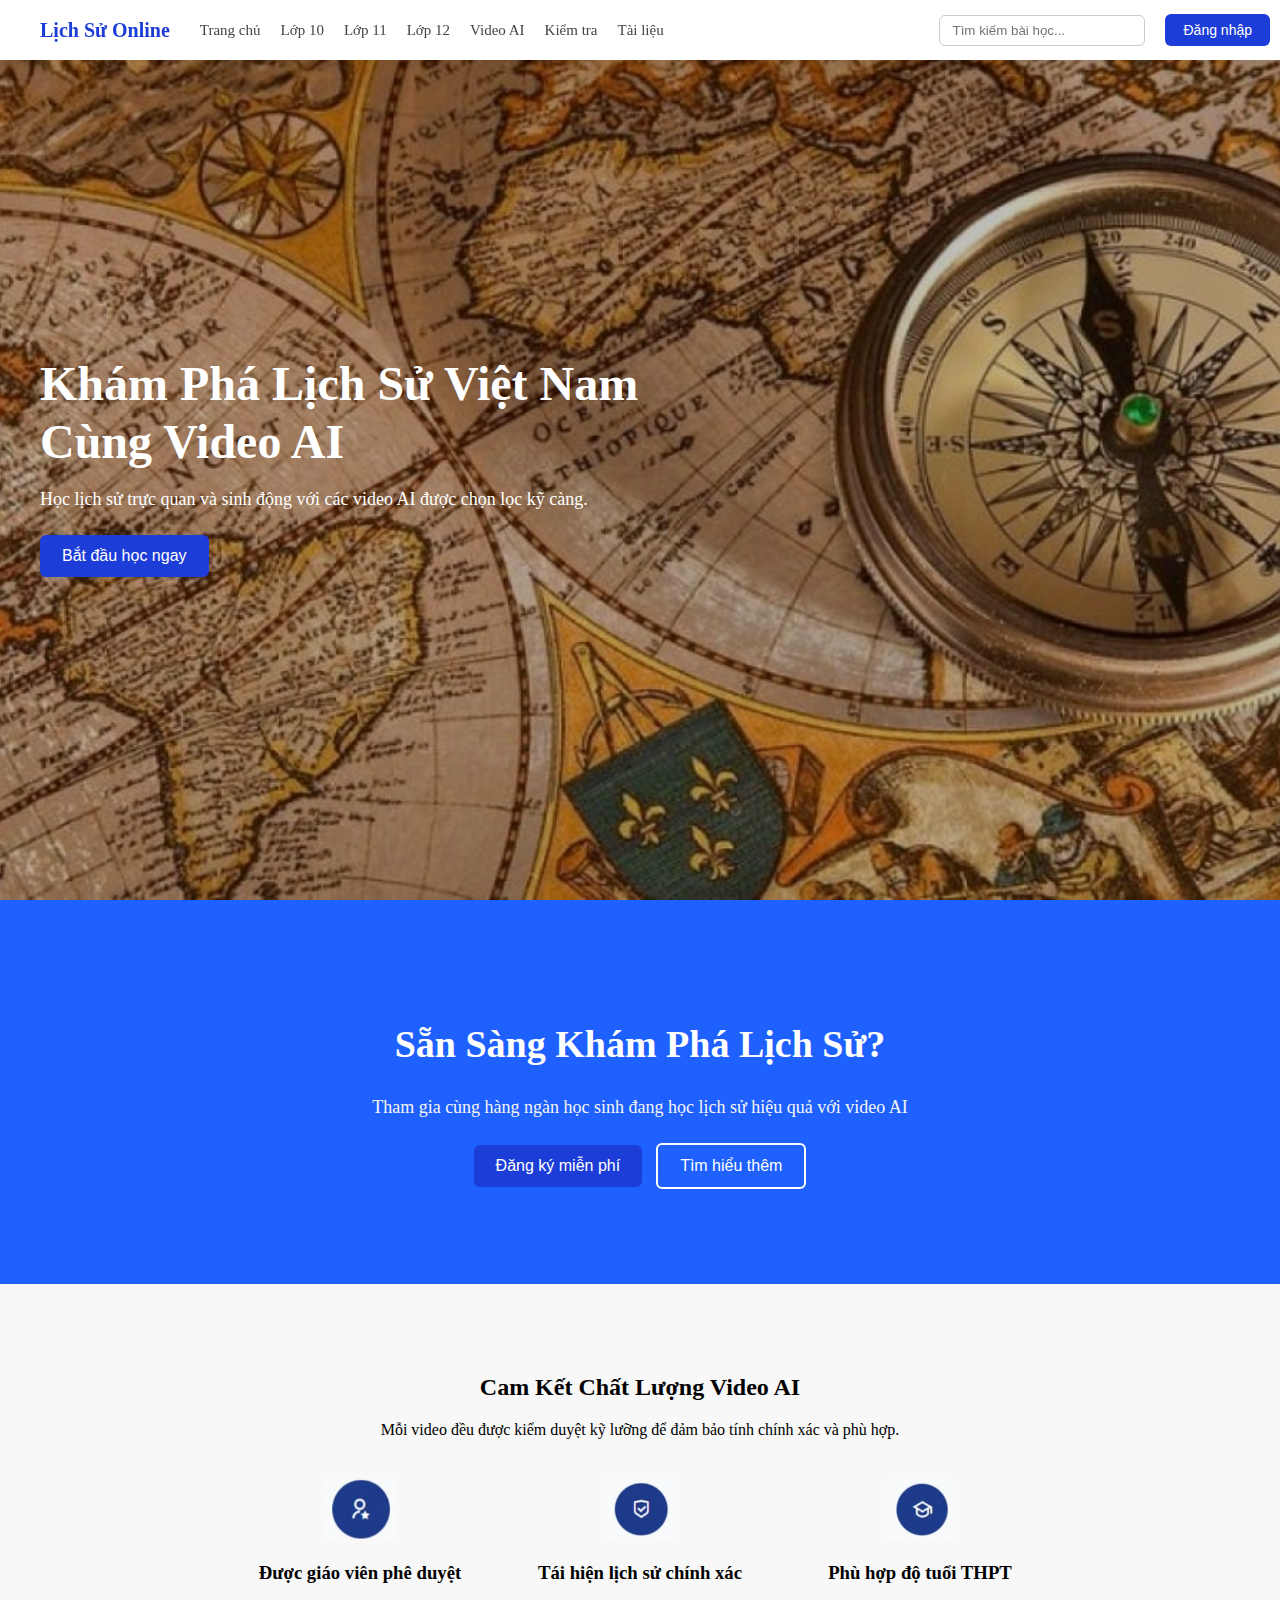
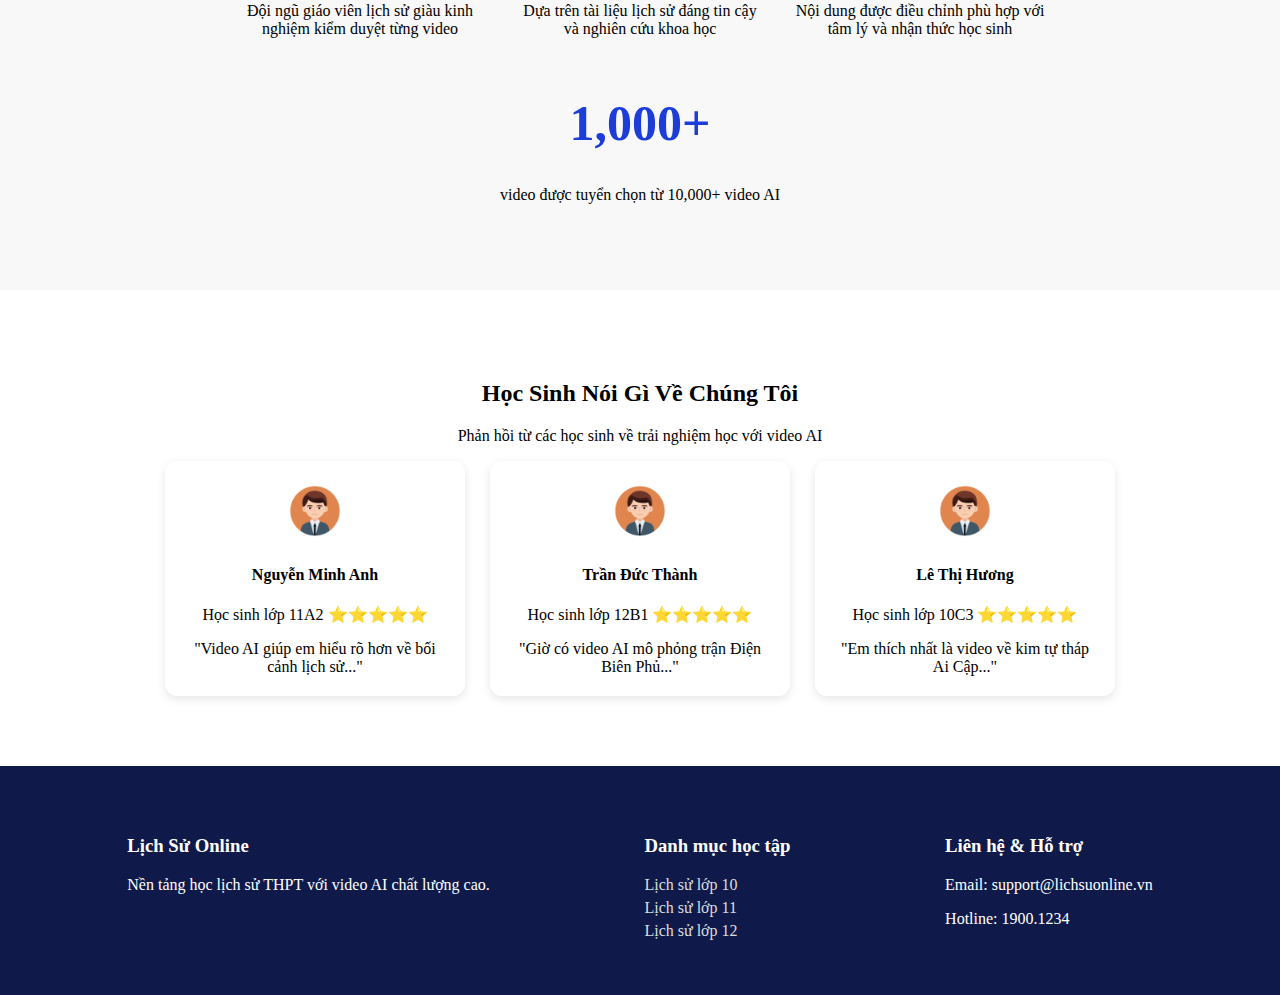
<file: index.html>
<!DOCTYPE html>
<html lang="vi">
  <head>
    <meta charset="UTF-8" />
    <meta name="viewport" content="width=device-width, initial-scale=1.0" />
    <title>Trang chủ - Lịch Sử Online</title>

    <!-- CSS tách riêng -->
    <link rel="stylesheet" href="css/style.css" />
  </head>

  <body>
    <!-- NAVBAR -->
    <header class="navbar">
      <div class="nav-left">
        <a class="logo" href="index.html">Lịch Sử Online</a>

        <nav class="nav-links">
          <a href="index.html">Trang chủ</a>
          <a href="#" onclick="requireLogin('homepage10.html')">Lớp 10</a>
          <a href="#" onclick="requireLogin('homepage11.html')">Lớp 11</a>
          <a href="#" onclick="requireLogin('homepage12.html')">Lớp 12</a>

          <a href="#">Video AI</a>
          <a href="#">Kiểm tra</a>
          <a href="#">Tài liệu</a>
        </nav>
      </div>

      <div class="nav-right">
        <input
          type="text"
          placeholder="Tìm kiếm bài học..."
          class="search-box"
        />
        <div id="userPanel"></div>
      </div>
    </header>

    <!-- ======= HERO SECTION ======= -->
    <section class="hero">
      <div class="hero-content">
        <h1>Khám Phá Lịch Sử Việt Nam<br />Cùng Video AI</h1>
        <p>
          Học lịch sử trực quan và sinh động với các video AI được chọn lọc kỹ
          càng.
        </p>
        <button id="startBtn" class="btn btn-primary">Bắt đầu học ngay</button>
      </div>
    </section>
    <!-- ======= THÔNG ĐIỆP / CHÚNG TÔI LÀ AI ======= -->
    <section class="intro">
      <h2>Sẵn Sàng Khám Phá Lịch Sử?</h2>
      <p>
        Tham gia cùng hàng ngàn học sinh đang học lịch sử hiệu quả với video AI
      </p>
      <div class="btn-group">
        <button class="btn btn-primary" onclick="requireLogin()">
          Đăng ký miễn phí
        </button>
        <button class="btn btn-outline"  id="btn1">Tìm hiểu thêm</button>
      </div>
    </section>

    <!-- ======= CAM KẾT VIDEO AI ======= -->
    <section class="quality">
      <h2>Cam Kết Chất Lượng Video AI</h2>
      <p>
        Mỗi video đều được kiểm duyệt kỹ lưỡng để đảm bảo tính chính xác và phù
        hợp.
      </p>

      <div class="quality-items">
        <div class="q-item">
          <img src="img/icon_teacher.png" alt="teacher" />
          <h3>Được giáo viên phê duyệt</h3>
          <p>
            Đội ngũ giáo viên lịch sử giàu kinh nghiệm kiểm duyệt từng video
          </p>
        </div>

        <div class="q-item">
          <img src="img/icon_shield.png" alt="shield" />
          <h3>Tái hiện lịch sử chính xác</h3>
          <p>Dựa trên tài liệu lịch sử đáng tin cậy và nghiên cứu khoa học</p>
        </div>

        <div class="q-item">
          <img src="img/icon_school.png" alt="school" />
          <h3>Phù hợp độ tuổi THPT</h3>
          <p>
            Nội dung được điều chỉnh phù hợp với tâm lý và nhận thức học sinh
          </p>
        </div>
      </div>

      <h1 class="video-count">1,000+</h1>
      <p>video được tuyển chọn từ 10,000+ video AI</p>
    </section>

    <!-- ======= FEEDBACK HỌC SINH ======= -->
    <section class="feedback">
      <h2>Học Sinh Nói Gì Về Chúng Tôi</h2>
      <p>Phản hồi từ các học sinh về trải nghiệm học với video AI</p>

      <div class="fb-container">
        <div class="fb-card">
          <img src="img/student1.png" class="fb-avatar" />
          <h4>Nguyễn Minh Anh</h4>
          <p>Học sinh lớp 11A2 ⭐⭐⭐⭐⭐</p>
          <span>"Video AI giúp em hiểu rõ hơn về bối cảnh lịch sử..."</span>
        </div>

        <div class="fb-card">
          <img src="img/student1.png" class="fb-avatar" />
          <h4>Trần Đức Thành</h4>
          <p>Học sinh lớp 12B1 ⭐⭐⭐⭐⭐</p>
          <span>"Giờ có video AI mô phỏng trận Điện Biên Phủ..."</span>
        </div>

        <div class="fb-card">
          <img src="img/student1.png" class="fb-avatar" />
          <h4>Lê Thị Hương</h4>
          <p>Học sinh lớp 10C3 ⭐⭐⭐⭐⭐</p>
          <span>"Em thích nhất là video về kim tự tháp Ai Cập..."</span>
        </div>
      </div>
    </section>

    <!-- ======= FOOTER ======= -->
    <footer class="footer">
      <div class="f-box">
        <h3>Lịch Sử Online</h3>
        <p>Nền tảng học lịch sử THPT với video AI chất lượng cao.</p>
      </div>
      <div class="f-box">
        <h3>Danh mục học tập</h3>
        <a onclick="requireLogin()">Lịch sử lớp 10</a>
        <a onclick="requireLogin()">Lịch sử lớp 11</a>
        <a onclick="requireLogin()">Lịch sử lớp 12</a>
      </div>
      <div class="f-box">
        <h3>Liên hệ & Hỗ trợ</h3>
        <p>Email: support@lichsuonline.vn</p>
        <p>Hotline: 1900.1234</p>
      </div>
    </footer>

    <!-- ======= POPUP CHỌN KHỐI ======= -->
    <div class="modal" id="gradeModal">
      <div class="modal-content">
        <h3>Chọn khối lớp để bắt đầu</h3>

        <button class="grade-btn g10" onclick="requireLogin('homepage10.html')">
          Lớp 10
        </button>

        <button class="grade-btn g11" onclick="requireLogin('homepage11.html')">
          Lớp 11
        </button>
        <button class="grade-btn g12" onclick="requireLogin('homepage12.html')">
          Lớp 12
        </button>

        <button id="closeModal" class="close-btn">Đóng</button>
      </div>
    </div>

    <!-- Script riêng -->
    <script src="script/auth.js"></script>
    <script src="script/script.js"></script>
  </body>
</html>
</file>
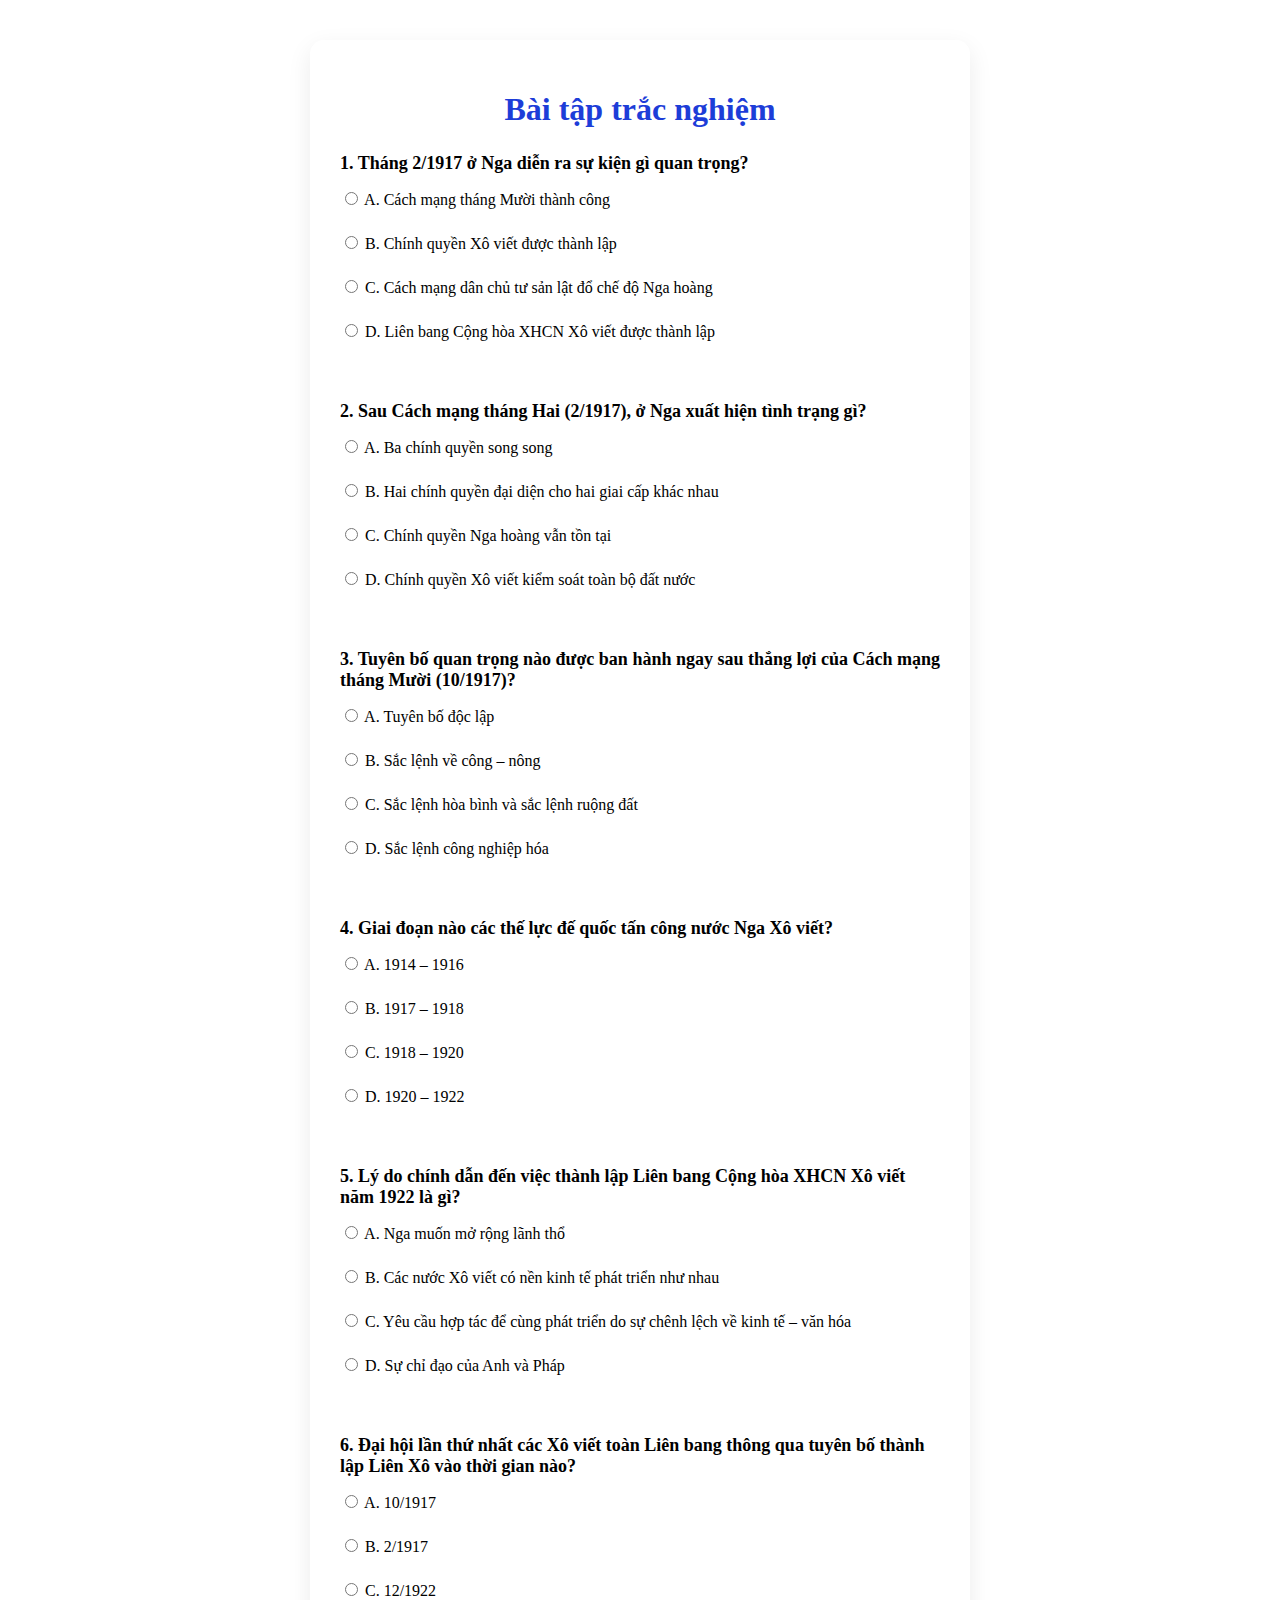
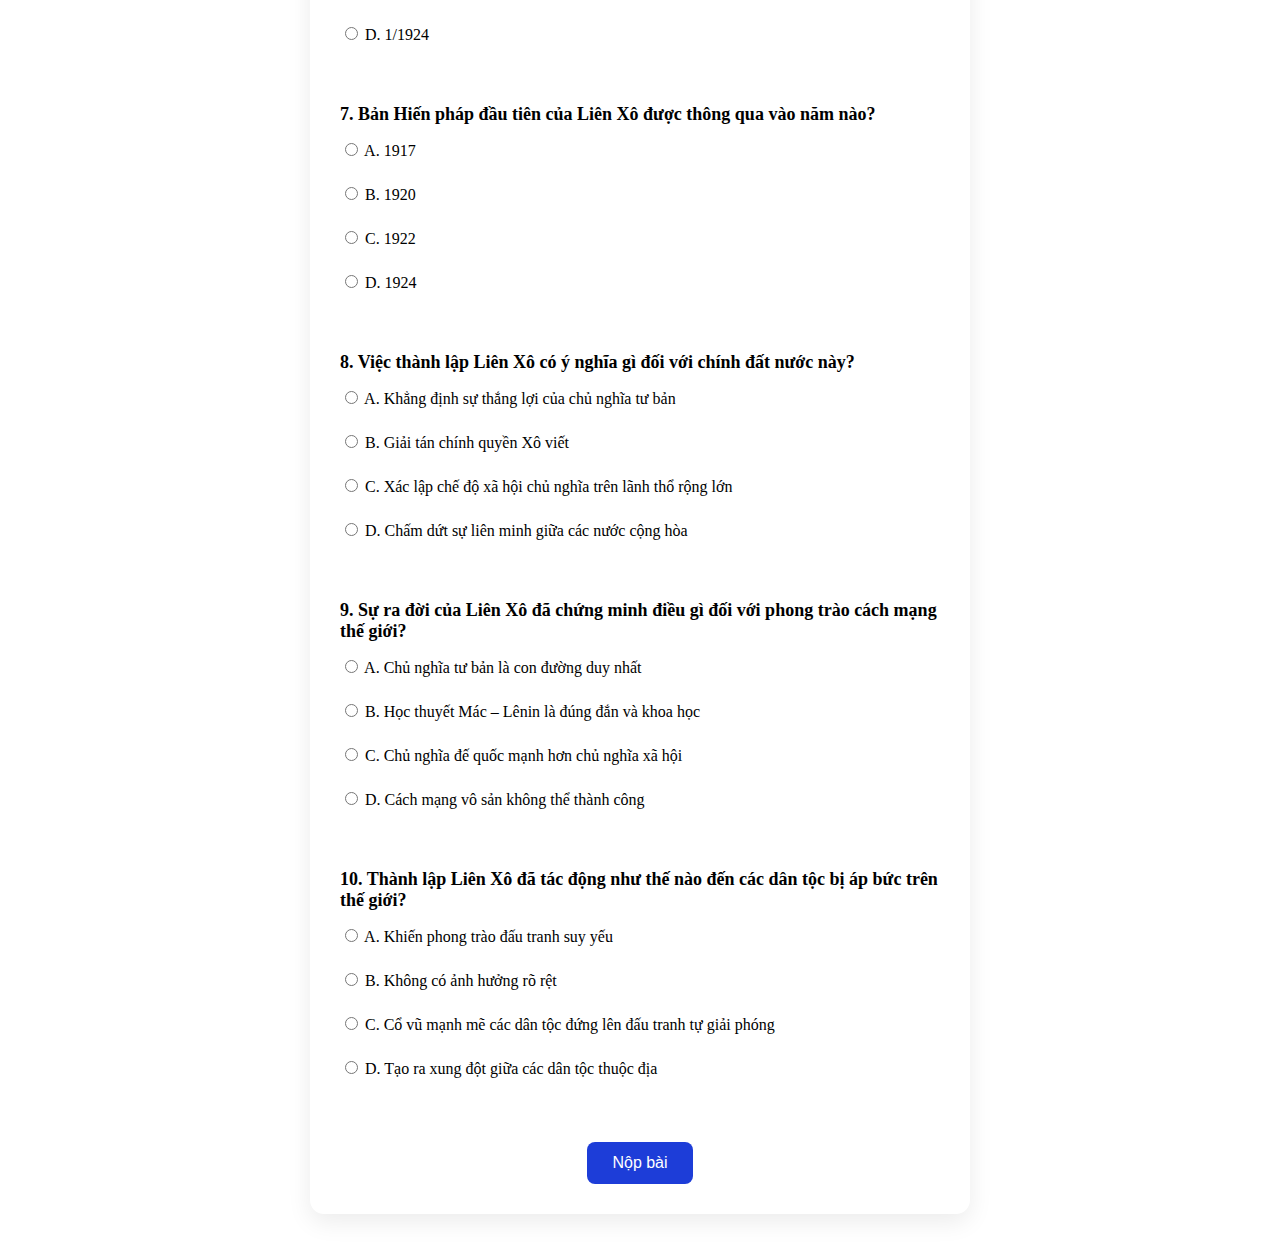
<file: ex1.html>
<!DOCTYPE html>
<html lang="vi">
<head>
    <meta charset="UTF-8">
    <title>Bài tập</title>
    <link rel="stylesheet" href="css/excercise.css">
</head>
<body>

<div class="lesson-box">
    <h1>Bài tập trắc nghiệm</h1>

    <form id="quizForm">

    <!-- Câu 1 -->
    <p>1. Tháng 2/1917 ở Nga diễn ra sự kiện gì quan trọng?</p>
    <label><input type="radio" name="q1" value="0"> A. Cách mạng tháng Mười thành công</label><br>
    <label><input type="radio" name="q1" value="0"> B. Chính quyền Xô viết được thành lập</label><br>
    <label><input type="radio" name="q1" value="1"> C. Cách mạng dân chủ tư sản lật đổ chế độ Nga hoàng</label><br>
    <label><input type="radio" name="q1" value="0"> D. Liên bang Cộng hòa XHCN Xô viết được thành lập</label><br><br>

    <!-- Câu 2 -->
    <p>2. Sau Cách mạng tháng Hai (2/1917), ở Nga xuất hiện tình trạng gì?</p>
    <label><input type="radio" name="q2" value="0"> A. Ba chính quyền song song</label><br>
    <label><input type="radio" name="q2" value="1"> B. Hai chính quyền đại diện cho hai giai cấp khác nhau</label><br>
    <label><input type="radio" name="q2" value="0"> C. Chính quyền Nga hoàng vẫn tồn tại</label><br>
    <label><input type="radio" name="q2" value="0"> D. Chính quyền Xô viết kiểm soát toàn bộ đất nước</label><br><br>

    <!-- Câu 3 -->
    <p>3. Tuyên bố quan trọng nào được ban hành ngay sau thắng lợi của Cách mạng tháng Mười (10/1917)?</p>
    <label><input type="radio" name="q3" value="0"> A. Tuyên bố độc lập</label><br>
    <label><input type="radio" name="q3" value="0"> B. Sắc lệnh về công – nông</label><br>
    <label><input type="radio" name="q3" value="1"> C. Sắc lệnh hòa bình và sắc lệnh ruộng đất</label><br>
    <label><input type="radio" name="q3" value="0"> D. Sắc lệnh công nghiệp hóa</label><br><br>

    <!-- Câu 4 -->
    <p>4. Giai đoạn nào các thế lực đế quốc tấn công nước Nga Xô viết?</p>
    <label><input type="radio" name="q4" value="0"> A. 1914 – 1916</label><br>
    <label><input type="radio" name="q4" value="0"> B. 1917 – 1918</label><br>
    <label><input type="radio" name="q4" value="1"> C. 1918 – 1920</label><br>
    <label><input type="radio" name="q4" value="0"> D. 1920 – 1922</label><br><br>

    <!-- Câu 5 -->
    <p>5. Lý do chính dẫn đến việc thành lập Liên bang Cộng hòa XHCN Xô viết năm 1922 là gì?</p>
    <label><input type="radio" name="q5" value="0"> A. Nga muốn mở rộng lãnh thổ</label><br>
    <label><input type="radio" name="q5" value="0"> B. Các nước Xô viết có nền kinh tế phát triển như nhau</label><br>
    <label><input type="radio" name="q5" value="1"> C. Yêu cầu hợp tác để cùng phát triển do sự chênh lệch về kinh tế – văn hóa</label><br>
    <label><input type="radio" name="q5" value="0"> D. Sự chỉ đạo của Anh và Pháp</label><br><br>

    <!-- Câu 6 -->
    <p>6. Đại hội lần thứ nhất các Xô viết toàn Liên bang thông qua tuyên bố thành lập Liên Xô vào thời gian nào?</p>
    <label><input type="radio" name="q6" value="0"> A. 10/1917</label><br>
    <label><input type="radio" name="q6" value="0"> B. 2/1917</label><br>
    <label><input type="radio" name="q6" value="1"> C. 12/1922</label><br>
    <label><input type="radio" name="q6" value="0"> D. 1/1924</label><br><br>

    <!-- Câu 7 -->
    <p>7. Bản Hiến pháp đầu tiên của Liên Xô được thông qua vào năm nào?</p>
    <label><input type="radio" name="q7" value="0"> A. 1917</label><br>
    <label><input type="radio" name="q7" value="0"> B. 1920</label><br>
    <label><input type="radio" name="q7" value="0"> C. 1922</label><br>
    <label><input type="radio" name="q7" value="1"> D. 1924</label><br><br>

    <!-- Câu 8 -->
    <p>8. Việc thành lập Liên Xô có ý nghĩa gì đối với chính đất nước này?</p>
    <label><input type="radio" name="q8" value="0"> A. Khẳng định sự thắng lợi của chủ nghĩa tư bản</label><br>
    <label><input type="radio" name="q8" value="0"> B. Giải tán chính quyền Xô viết</label><br>
    <label><input type="radio" name="q8" value="1"> C. Xác lập chế độ xã hội chủ nghĩa trên lãnh thổ rộng lớn</label><br>
    <label><input type="radio" name="q8" value="0"> D. Chấm dứt sự liên minh giữa các nước cộng hòa</label><br><br>

    <!-- Câu 9 -->
    <p>9. Sự ra đời của Liên Xô đã chứng minh điều gì đối với phong trào cách mạng thế giới?</p>
    <label><input type="radio" name="q9" value="0"> A. Chủ nghĩa tư bản là con đường duy nhất</label><br>
    <label><input type="radio" name="q9" value="1"> B. Học thuyết Mác – Lênin là đúng đắn và khoa học</label><br>
    <label><input type="radio" name="q9" value="0"> C. Chủ nghĩa đế quốc mạnh hơn chủ nghĩa xã hội</label><br>
    <label><input type="radio" name="q9" value="0"> D. Cách mạng vô sản không thể thành công</label><br><br>

    <!-- Câu 10 -->
    <p>10. Thành lập Liên Xô đã tác động như thế nào đến các dân tộc bị áp bức trên thế giới?</p>
    <label><input type="radio" name="q10" value="0"> A. Khiến phong trào đấu tranh suy yếu</label><br>
    <label><input type="radio" name="q10" value="0"> B. Không có ảnh hưởng rõ rệt</label><br>
    <label><input type="radio" name="q10" value="1"> C. Cổ vũ mạnh mẽ các dân tộc đứng lên đấu tranh tự giải phóng</label><br>
    <label><input type="radio" name="q10" value="0"> D. Tạo ra xung đột giữa các dân tộc thuộc địa</label><br><br>

        <button type="submit" class="btn-exercise">Nộp bài</button>
    </form>
</div>

<script src="script/ex1.js"></script>
</body>
</html>
</file>
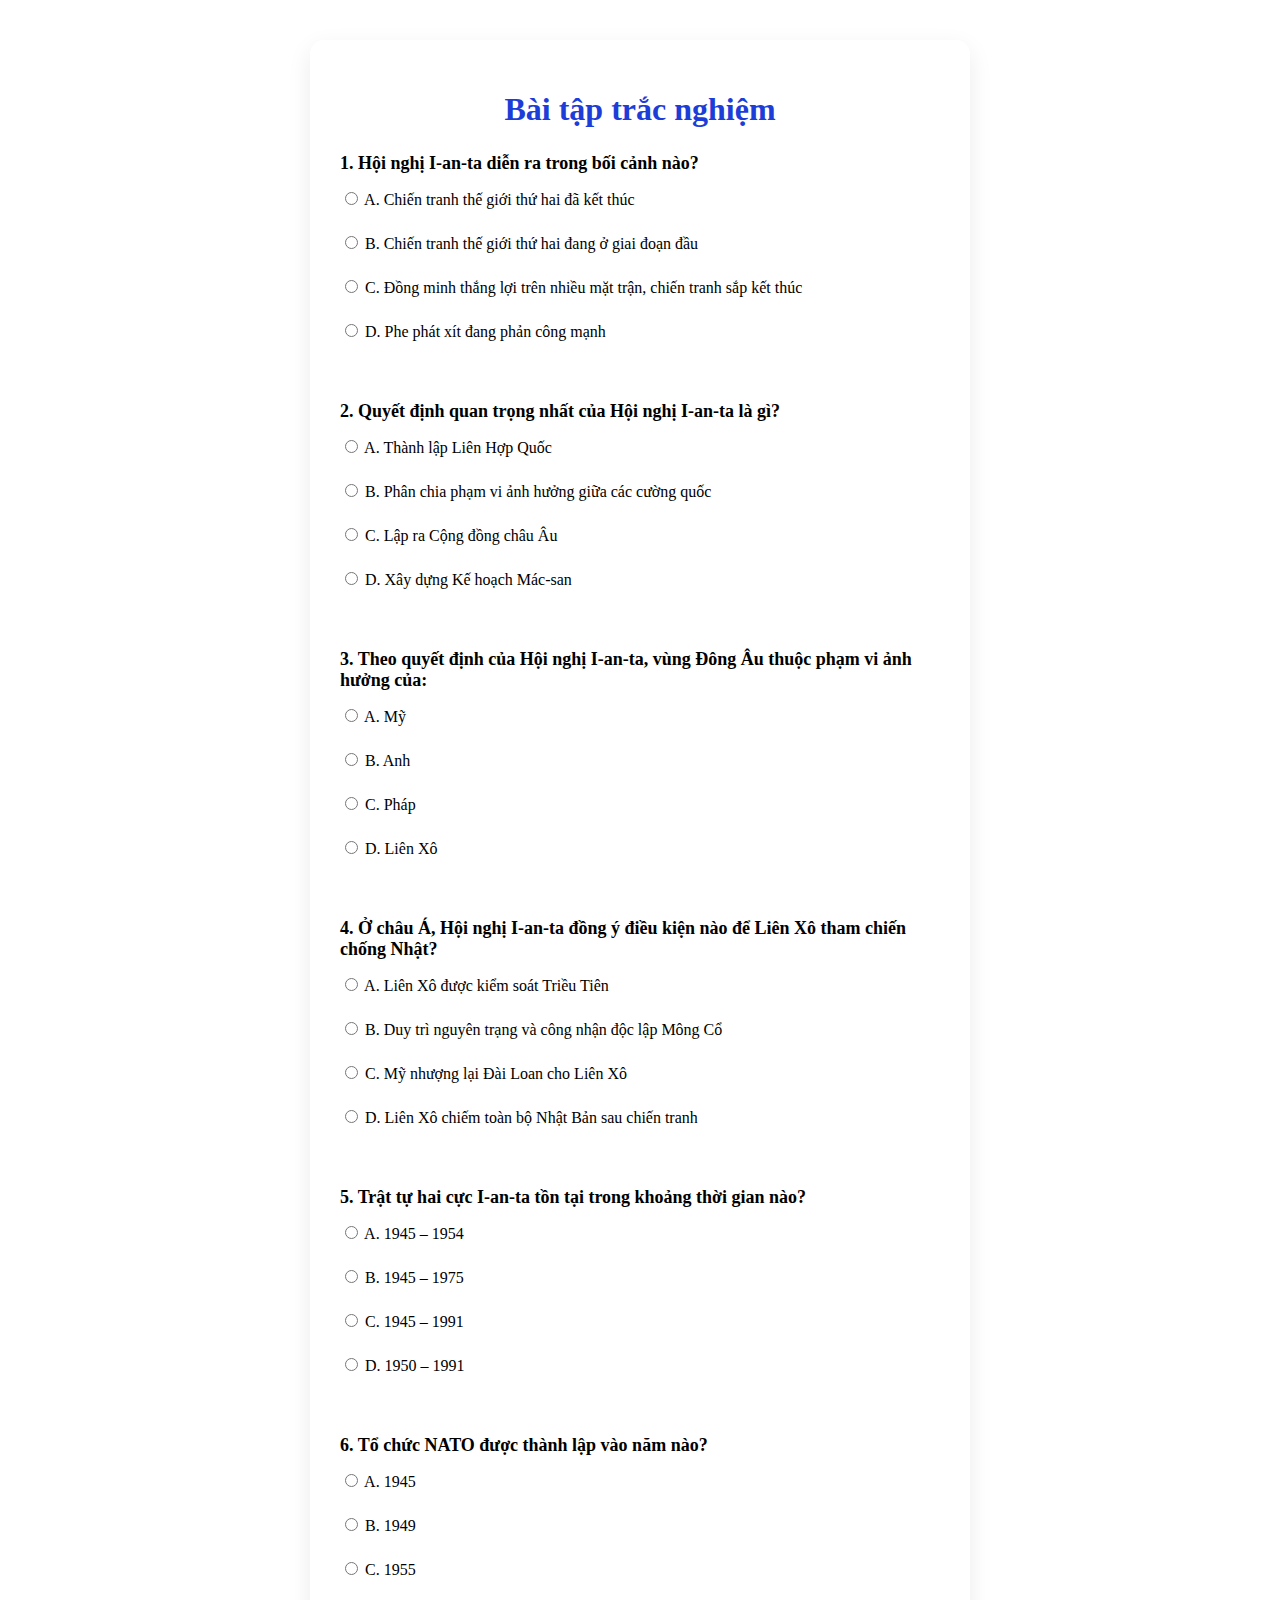
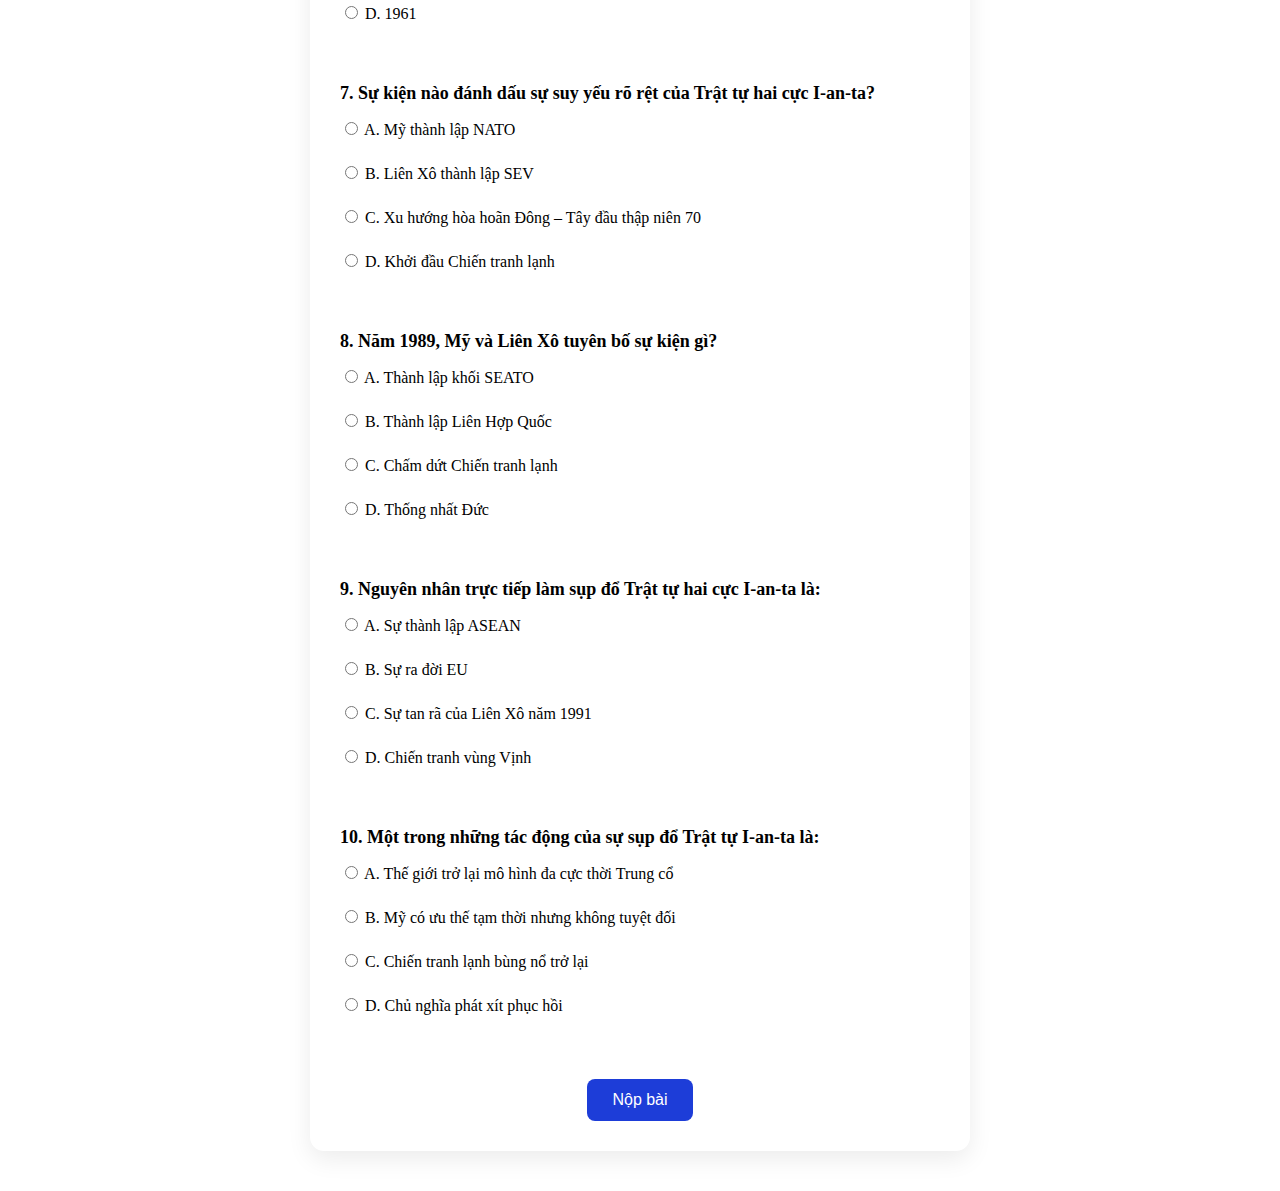
<file: ex2.html>
<!DOCTYPE html>
<html lang="vi">
<head>
    <meta charset="UTF-8">
    <title>Bài tập</title>
    <link rel="stylesheet" href="css/excercise.css">
</head>
<body>

<div class="lesson-box">
    <h1>Bài tập trắc nghiệm</h1>

<form id="quizForm">

    <!-- Câu 1 -->
    <p>1. Hội nghị I-an-ta diễn ra trong bối cảnh nào?</p>
    <label><input type="radio" name="q1" value="0"> A. Chiến tranh thế giới thứ hai đã kết thúc</label><br>
    <label><input type="radio" name="q1" value="0"> B. Chiến tranh thế giới thứ hai đang ở giai đoạn đầu</label><br>
    <label><input type="radio" name="q1" value="1"> C. Đồng minh thắng lợi trên nhiều mặt trận, chiến tranh sắp kết thúc</label><br>
    <label><input type="radio" name="q1" value="0"> D. Phe phát xít đang phản công mạnh</label><br><br>

    <!-- Câu 2 -->
    <p>2. Quyết định quan trọng nhất của Hội nghị I-an-ta là gì?</p>
    <label><input type="radio" name="q2" value="0"> A. Thành lập Liên Hợp Quốc</label><br>
    <label><input type="radio" name="q2" value="1"> B. Phân chia phạm vi ảnh hưởng giữa các cường quốc</label><br>
    <label><input type="radio" name="q2" value="0"> C. Lập ra Cộng đồng châu Âu</label><br>
    <label><input type="radio" name="q2" value="0"> D. Xây dựng Kế hoạch Mác-san</label><br><br>

    <!-- Câu 3 -->
    <p>3. Theo quyết định của Hội nghị I-an-ta, vùng Đông Âu thuộc phạm vi ảnh hưởng của:</p>
    <label><input type="radio" name="q3" value="0"> A. Mỹ</label><br>
    <label><input type="radio" name="q3" value="0"> B. Anh</label><br>
    <label><input type="radio" name="q3" value="0"> C. Pháp</label><br>
    <label><input type="radio" name="q3" value="1"> D. Liên Xô</label><br><br>

    <!-- Câu 4 -->
    <p>4. Ở châu Á, Hội nghị I-an-ta đồng ý điều kiện nào để Liên Xô tham chiến chống Nhật?</p>
    <label><input type="radio" name="q4" value="0"> A. Liên Xô được kiểm soát Triều Tiên</label><br>
    <label><input type="radio" name="q4" value="1"> B. Duy trì nguyên trạng và công nhận độc lập Mông Cổ</label><br>
    <label><input type="radio" name="q4" value="0"> C. Mỹ nhượng lại Đài Loan cho Liên Xô</label><br>
    <label><input type="radio" name="q4" value="0"> D. Liên Xô chiếm toàn bộ Nhật Bản sau chiến tranh</label><br><br>

    <!-- Câu 5 -->
    <p>5. Trật tự hai cực I-an-ta tồn tại trong khoảng thời gian nào?</p>
    <label><input type="radio" name="q5" value="0"> A. 1945 – 1954</label><br>
    <label><input type="radio" name="q5" value="0"> B. 1945 – 1975</label><br>
    <label><input type="radio" name="q5" value="1"> C. 1945 – 1991</label><br>
    <label><input type="radio" name="q5" value="0"> D. 1950 – 1991</label><br><br>

    <!-- Câu 6 -->
    <p>6. Tổ chức NATO được thành lập vào năm nào?</p>
    <label><input type="radio" name="q6" value="0"> A. 1945</label><br>
    <label><input type="radio" name="q6" value="1"> B. 1949</label><br>
    <label><input type="radio" name="q6" value="0"> C. 1955</label><br>
    <label><input type="radio" name="q6" value="0"> D. 1961</label><br><br>

    <!-- Câu 7 -->
    <p>7. Sự kiện nào đánh dấu sự suy yếu rõ rệt của Trật tự hai cực I-an-ta?</p>
    <label><input type="radio" name="q7" value="0"> A. Mỹ thành lập NATO</label><br>
    <label><input type="radio" name="q7" value="0"> B. Liên Xô thành lập SEV</label><br>
    <label><input type="radio" name="q7" value="1"> C. Xu hướng hòa hoãn Đông – Tây đầu thập niên 70</label><br>
    <label><input type="radio" name="q7" value="0"> D. Khởi đầu Chiến tranh lạnh</label><br><br>

    <!-- Câu 8 -->
    <p>8. Năm 1989, Mỹ và Liên Xô tuyên bố sự kiện gì?</p>
    <label><input type="radio" name="q8" value="0"> A. Thành lập khối SEATO</label><br>
    <label><input type="radio" name="q8" value="0"> B. Thành lập Liên Hợp Quốc</label><br>
    <label><input type="radio" name="q8" value="1"> C. Chấm dứt Chiến tranh lạnh</label><br>
    <label><input type="radio" name="q8" value="0"> D. Thống nhất Đức</label><br><br>

    <!-- Câu 9 -->
    <p>9. Nguyên nhân trực tiếp làm sụp đổ Trật tự hai cực I-an-ta là:</p>
    <label><input type="radio" name="q9" value="0"> A. Sự thành lập ASEAN</label><br>
    <label><input type="radio" name="q9" value="0"> B. Sự ra đời EU</label><br>
    <label><input type="radio" name="q9" value="1"> C. Sự tan rã của Liên Xô năm 1991</label><br>
    <label><input type="radio" name="q9" value="0"> D. Chiến tranh vùng Vịnh</label><br><br>

    <!-- Câu 10 -->
    <p>10. Một trong những tác động của sự sụp đổ Trật tự I-an-ta là:</p>
    <label><input type="radio" name="q10" value="0"> A. Thế giới trở lại mô hình đa cực thời Trung cổ</label><br>
    <label><input type="radio" name="q10" value="1"> B. Mỹ có ưu thế tạm thời nhưng không tuyệt đối</label><br>
    <label><input type="radio" name="q10" value="0"> C. Chiến tranh lạnh bùng nổ trở lại</label><br>
    <label><input type="radio" name="q10" value="0"> D. Chủ nghĩa phát xít phục hồi</label><br><br>

    <button type="submit" class="btn-exercise">Nộp bài</button>
</form>

</div>

<script src="script/ex1.js"></script>
</body>
<div class="score-popup">
    <div class="popup-box">
        <h2>🎉 Kết quả của bạn 🎉</h2>
        <p class="result">0/10</p>
        <button onclick="window.location.href='ls2l12.html'">Quay lại bài học</button>
    </div>
</div>
</html>
</file>
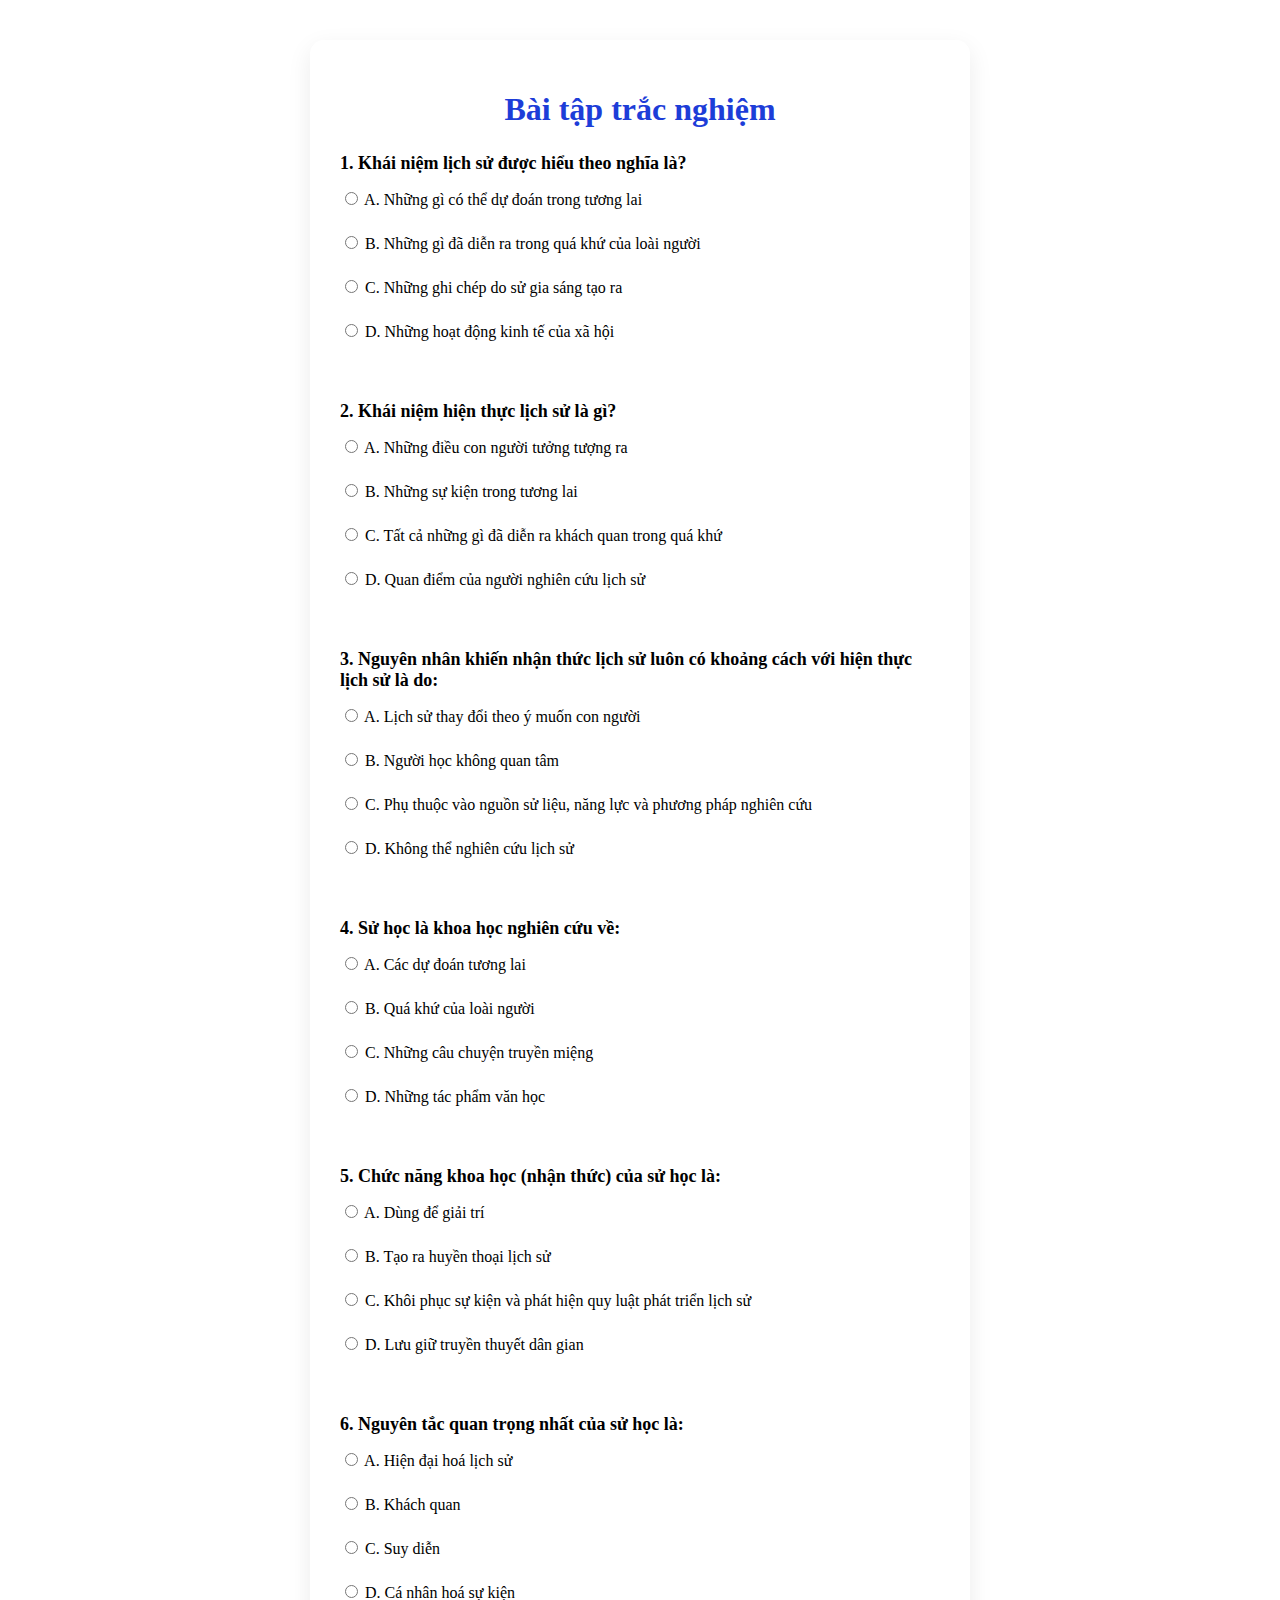
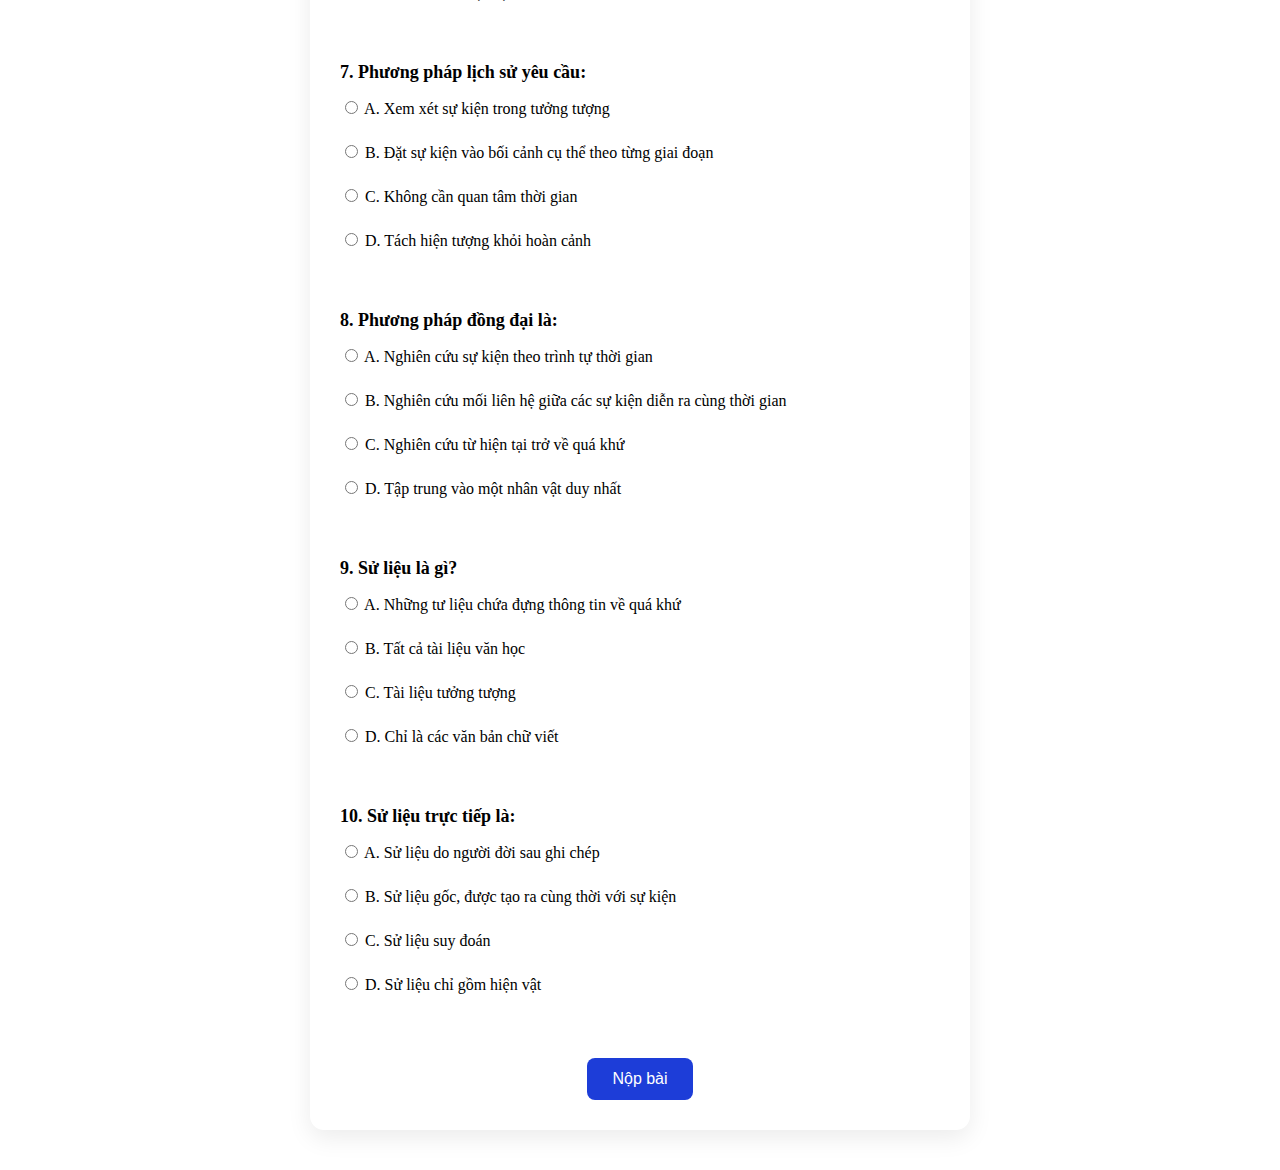
<file: exercise.html>
<!DOCTYPE html>
<html lang="vi">
<head>
    <meta charset="UTF-8">
    <title>Bài tập</title>
    <link rel="stylesheet" href="css/excercise.css">
</head>
<body>

<div class="lesson-box">
    <h1>Bài tập trắc nghiệm</h1>

    <form id="quizForm">

        <!-- Câu 1 -->
        <p>1. Khái niệm lịch sử được hiểu theo nghĩa là?</p>
        <label><input type="radio" name="q1" value="0"> A. Những gì có thể dự đoán trong tương lai</label><br>
        <label><input type="radio" name="q1" value="1"> B. Những gì đã diễn ra trong quá khứ của loài người</label><br>
        <label><input type="radio" name="q1" value="0"> C. Những ghi chép do sử gia sáng tạo ra</label><br>
        <label><input type="radio" name="q1" value="0"> D. Những hoạt động kinh tế của xã hội</label><br><br>

        <!-- Câu 2 -->
        <p>2. Khái niệm hiện thực lịch sử là gì?</p>
        <label><input type="radio" name="q2" value="0"> A. Những điều con người tưởng tượng ra</label><br>
        <label><input type="radio" name="q2" value="0"> B. Những sự kiện trong tương lai</label><br>
        <label><input type="radio" name="q2" value="1"> C. Tất cả những gì đã diễn ra khách quan trong quá khứ</label><br>
        <label><input type="radio" name="q2" value="0"> D. Quan điểm của người nghiên cứu lịch sử</label><br><br>

        <!-- Câu 3 -->
        <p>3. Nguyên nhân khiến nhận thức lịch sử luôn có khoảng cách với hiện thực lịch sử là do:</p>
        <label><input type="radio" name="q3" value="0"> A. Lịch sử thay đổi theo ý muốn con người</label><br>
        <label><input type="radio" name="q3" value="0"> B. Người học không quan tâm</label><br>
        <label><input type="radio" name="q3" value="1"> C. Phụ thuộc vào nguồn sử liệu, năng lực và phương pháp nghiên cứu</label><br>
        <label><input type="radio" name="q3" value="0"> D. Không thể nghiên cứu lịch sử</label><br><br>

        <!-- Câu 4 -->
        <p>4. Sử học là khoa học nghiên cứu về:</p>
        <label><input type="radio" name="q4" value="0"> A. Các dự đoán tương lai</label><br>
        <label><input type="radio" name="q4" value="1"> B. Quá khứ của loài người</label><br>
        <label><input type="radio" name="q4" value="0"> C. Những câu chuyện truyền miệng</label><br>
        <label><input type="radio" name="q4" value="0"> D. Những tác phẩm văn học</label><br><br>

        <!-- Câu 5 -->
        <p>5. Chức năng khoa học (nhận thức) của sử học là:</p>
        <label><input type="radio" name="q5" value="0"> A. Dùng để giải trí</label><br>
        <label><input type="radio" name="q5" value="0"> B. Tạo ra huyền thoại lịch sử</label><br>
        <label><input type="radio" name="q5" value="1"> C. Khôi phục sự kiện và phát hiện quy luật phát triển lịch sử</label><br>
        <label><input type="radio" name="q5" value="0"> D. Lưu giữ truyền thuyết dân gian</label><br><br>

        <!-- Câu 6 -->
        <p>6. Nguyên tắc quan trọng nhất của sử học là:</p>
        <label><input type="radio" name="q6" value="0"> A. Hiện đại hoá lịch sử</label><br>
        <label><input type="radio" name="q6" value="1"> B. Khách quan</label><br>
        <label><input type="radio" name="q6" value="0"> C. Suy diễn</label><br>
        <label><input type="radio" name="q6" value="0"> D. Cá nhân hoá sự kiện</label><br><br>

        <!-- Câu 7 -->
        <p>7. Phương pháp lịch sử yêu cầu:</p>
        <label><input type="radio" name="q7" value="0"> A. Xem xét sự kiện trong tưởng tượng</label><br>
        <label><input type="radio" name="q7" value="1"> B. Đặt sự kiện vào bối cảnh cụ thể theo từng giai đoạn</label><br>
        <label><input type="radio" name="q7" value="0"> C. Không cần quan tâm thời gian</label><br>
        <label><input type="radio" name="q7" value="0"> D. Tách hiện tượng khỏi hoàn cảnh</label><br><br>

        <!-- Câu 8 -->
        <p>8. Phương pháp đồng đại là:</p>
        <label><input type="radio" name="q8" value="0"> A. Nghiên cứu sự kiện theo trình tự thời gian</label><br>
        <label><input type="radio" name="q8" value="1"> B. Nghiên cứu mối liên hệ giữa các sự kiện diễn ra cùng thời gian</label><br>
        <label><input type="radio" name="q8" value="0"> C. Nghiên cứu từ hiện tại trở về quá khứ</label><br>
        <label><input type="radio" name="q8" value="0"> D. Tập trung vào một nhân vật duy nhất</label><br><br>

        <!-- Câu 9 -->
        <p>9. Sử liệu là gì?</p>
        <label><input type="radio" name="q9" value="1"> A. Những tư liệu chứa đựng thông tin về quá khứ</label><br>
        <label><input type="radio" name="q9" value="0"> B. Tất cả tài liệu văn học</label><br>
        <label><input type="radio" name="q9" value="0"> C. Tài liệu tưởng tượng</label><br>
        <label><input type="radio" name="q9" value="0"> D. Chỉ là các văn bản chữ viết</label><br><br>

        <!-- Câu 10 -->
        <p>10. Sử liệu trực tiếp là:</p>
        <label><input type="radio" name="q10" value="0"> A. Sử liệu do người đời sau ghi chép</label><br>
        <label><input type="radio" name="q10" value="1"> B. Sử liệu gốc, được tạo ra cùng thời với sự kiện</label><br>
        <label><input type="radio" name="q10" value="0"> C. Sử liệu suy đoán</label><br>
        <label><input type="radio" name="q10" value="0"> D. Sử liệu chỉ gồm hiện vật</label><br><br>

        <button type="submit" class="btn-exercise">Nộp bài</button>
    </form>
</div>

<script src="script/exercise.js"></script>
</body>
<div class="score-popup">
    <div class="popup-box">
        <h2>🎉 Kết quả của bạn 🎉</h2>
        <p class="result">0/10</p>
        <button onclick="window.location.href='ls1l10.html'">Quay lại bài học</button>
    </div>
</div>

</html>
</file>
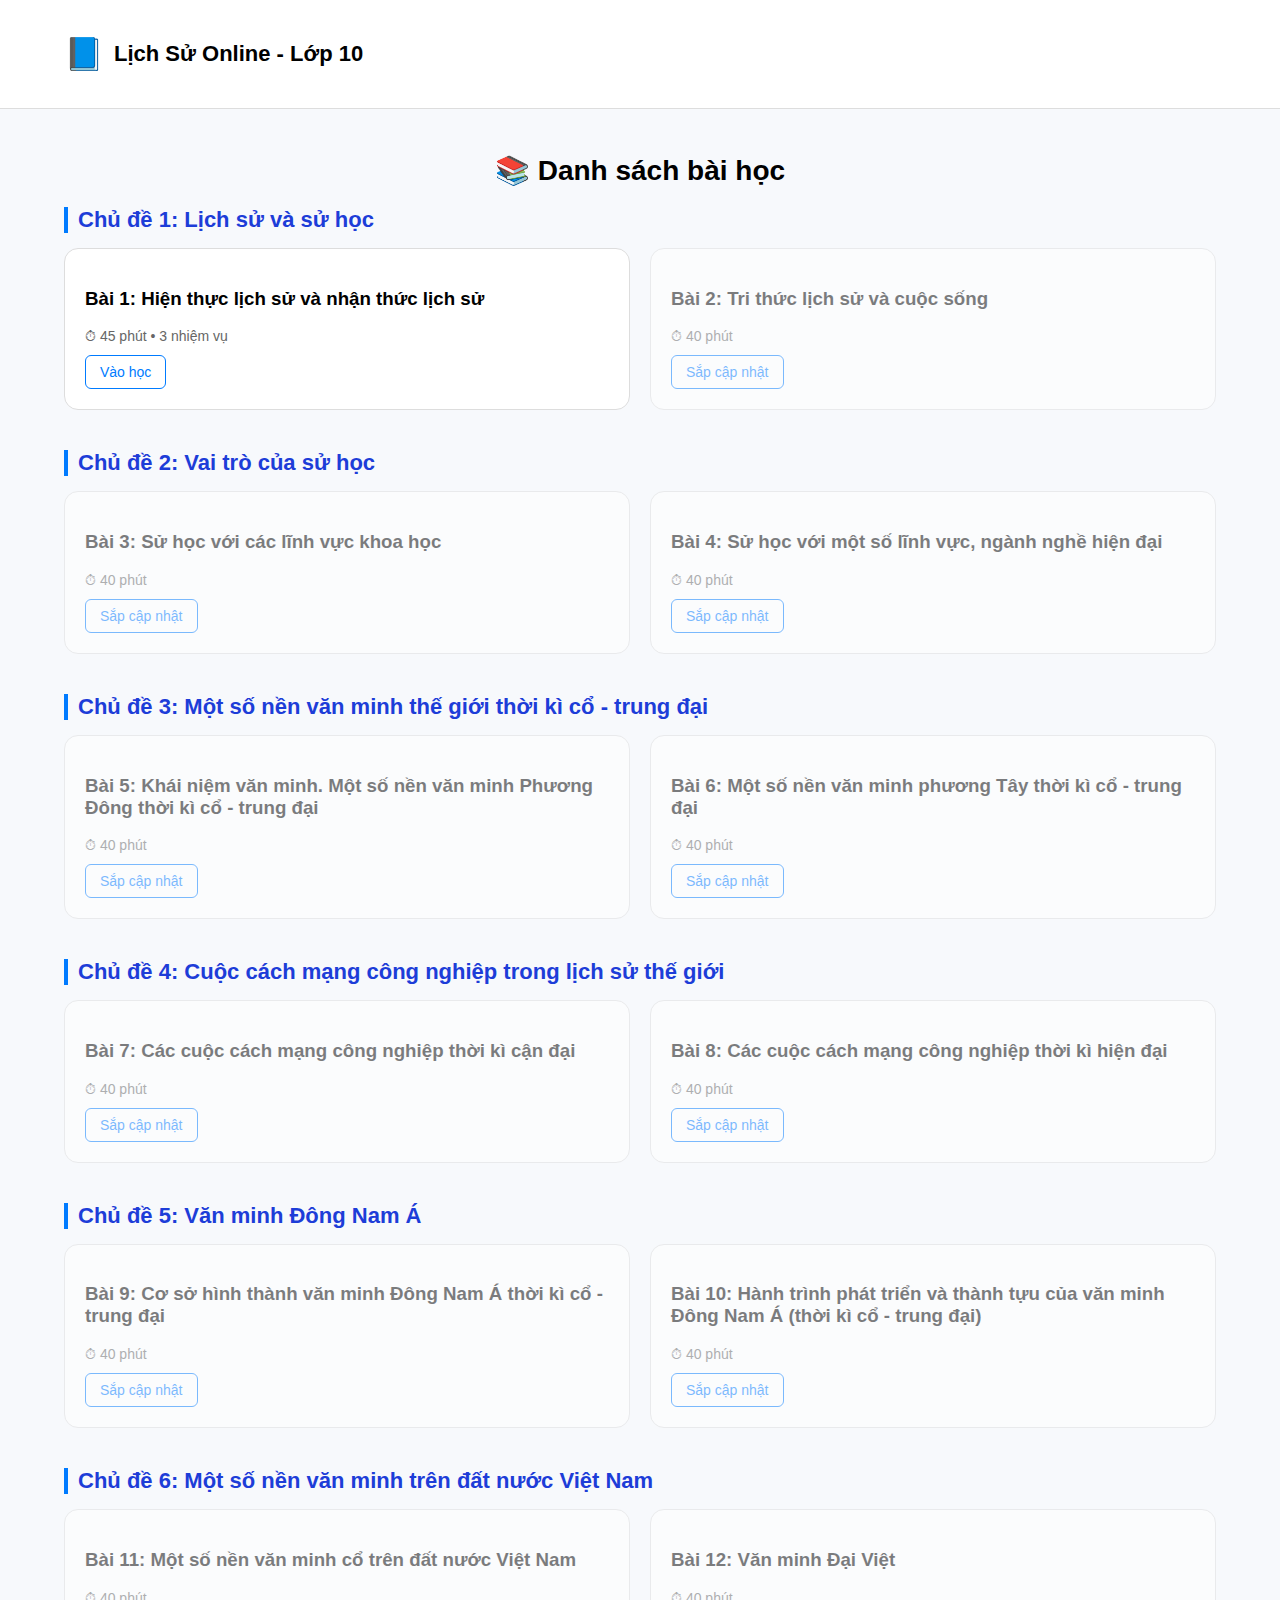
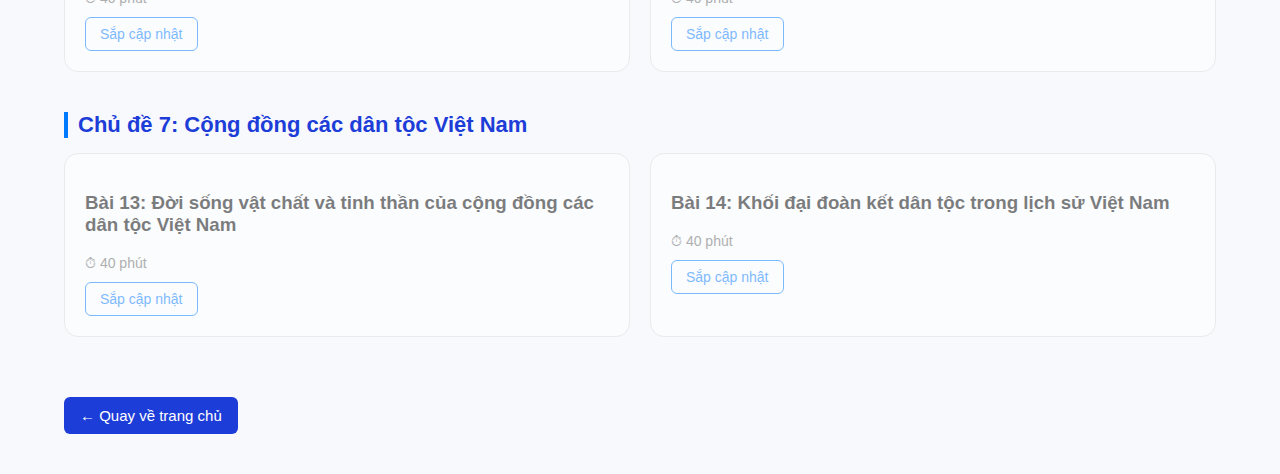
<file: homepage10.html>
<!DOCTYPE html>
<html lang="vi">
  <head>
    <meta charset="UTF-8" />
    <meta name="viewport" content="width=device-width, initial-scale=1.0" />
    <title>Trang chủ - Các bài học</title>
    <style>
      /* ===============================
           CHUNG
        =============================== */
      body {
        font-family: Arial, sans-serif;
        background: #f7f9fc;
        margin: 0;
        padding: 0;
      }

      .container {
        width: 90%;
        max-width: 1200px;
        margin: auto;
        padding: 20px 0;
      }

      /* ===============================
           HEADER
        =============================== */
      .site-header {
        background: white;
        padding: 15px 0;
        border-bottom: 1px solid #ddd;
      }

      .header-inner {
        display: flex;
        justify-content: space-between;
        align-items: center;
      }

      .brand {
        display: flex;
        align-items: center;
        gap: 10px;
      }

      .logo {
        font-size: 32px;
      }

      .brand-title {
        font-size: 22px;
        font-weight: bold;
      }

      /* ===============================
           PAGE TITLE
        =============================== */
      .page-title {
        margin-top: 25px;
        font-size: 28px;
        margin-bottom: 20px;
        text-align: center;
      }

      /* ===============================
           CHỦ ĐỀ
        =============================== */
      .lesson-topic {
        margin-bottom: 40px;
      }

      .lesson-topic h2 {
        font-size: 22px;
        margin-bottom: 15px;
        color: #1d3dd8;
        border-left: 4px solid #007bff;
        padding-left: 10px;
      }

      /* ===============================
           GRID BÀI HỌC
        =============================== */
      .lessons-grid {
        display: grid;
        grid-template-columns: repeat(auto-fit, minmax(270px, 1fr));
        gap: 20px;
      }

      .lesson-card {
        background: white;
        padding: 20px;
        border-radius: 14px;
        border: 1px solid #ddd;
        cursor: pointer;
        transition: 0.25s;
      }

      .lesson-card:hover {
        transform: translateY(-3px);
        box-shadow: 0 4px 14px rgba(0, 0, 0, 0.08);
      }

      .lesson-card.disabled {
        opacity: 0.5;
        cursor: not-allowed;
      }

      .muted {
        color: #666;
        font-size: 14px;
        margin: 5px 0 0 0;
      }

      .btn-outline {
        display: inline-block;
        margin-top: 10px;
        border: 1px solid #007bff;
        padding: 8px 14px;
        border-radius: 6px;
        color: #007bff;
        text-decoration: none;
        font-size: 14px;
      }

      .btn-outline:hover {
        background: #007bff;
        color: white;
      }

      /* ===============================
           BACK HOME BUTTON
        =============================== */
      .back-home-btn {
        display: inline-block;
        margin: 20px 0;
        padding: 10px 16px;
        background: #1d3dd8;
        color: white;
        text-decoration: none;
        border-radius: 6px;
        font-size: 15px;
        transition: 0.2s;
      }

      .back-home-btn:hover {
        background: #1532b3;
      }

      /* ===============================
           RESPONSIVE
        =============================== */
      @media (max-width: 600px) {
        .page-title {
          font-size: 22px;
        }
        .lesson-topic h2 {
          font-size: 18px;
        }
      }
    </style>
  </head>
  <body>
    <header class="site-header">
      <div class="container header-inner">
        <div class="brand">
          <div class="logo">📘</div>
          <div class="brand-title">Lịch Sử Online - Lớp 10</div>
        </div>
      </div>
    </header>
    <main class="container">
      <h1 class="page-title">📚 Danh sách bài học</h1>

      <!-- Chủ đề 1 -->
      <div class="lesson-topic">
        <h2>Chủ đề 1: Lịch sử và sử học</h2>
        <div class="lessons-grid">
          <div class="lesson-card" onclick="openLesson(1)">
            <h3>Bài 1: Hiện thực lịch sử và nhận thức lịch sử</h3>
            <p class="muted">⏱ 45 phút • 3 nhiệm vụ</p>
            <a class="btn-outline">Vào học</a>
          </div>
          <div class="lesson-card disabled">
            <h3>Bài 2: Tri thức lịch sử và cuộc sống</h3>
            <p class="muted">⏱ 40 phút</p>
            <a class="btn-outline">Sắp cập nhật</a>
          </div>
        </div>
      </div>

      <!-- Chủ đề 2 -->
      <div class="lesson-topic">
        <h2>Chủ đề 2: Vai trò của sử học</h2>
        <div class="lessons-grid">
          <div class="lesson-card disabled">
            <h3>Bài 3: Sử học với các lĩnh vực khoa học</h3>
            <p class="muted">⏱ 40 phút</p>
            <a class="btn-outline">Sắp cập nhật</a>
          </div>
          <div class="lesson-card disabled">
            <h3>Bài 4: Sử học với một số lĩnh vực, ngành nghề hiện đại</h3>
            <p class="muted">⏱ 40 phút</p>
            <a class="btn-outline">Sắp cập nhật</a>
          </div>
        </div>
      </div>

      <!-- Chủ đề 3 -->
      <div class="lesson-topic">
        <h2>Chủ đề 3: Một số nền văn minh thế giới thời kì cổ - trung đại</h2>
        <div class="lessons-grid">
          <div class="lesson-card disabled">
            <h3>
              Bài 5: Khái niệm văn minh. Một số nền văn minh Phương Đông thời kì
              cổ - trung đại
            </h3>
            <p class="muted">⏱ 40 phút</p>
            <a class="btn-outline">Sắp cập nhật</a>
          </div>
          <div class="lesson-card disabled">
            <h3>
              Bài 6: Một số nền văn minh phương Tây thời kì cổ - trung đại
            </h3>
            <p class="muted">⏱ 40 phút</p>
            <a class="btn-outline">Sắp cập nhật</a>
          </div>
        </div>
      </div>

      <!-- Chủ đề 4 -->
      <div class="lesson-topic">
        <h2>Chủ đề 4: Cuộc cách mạng công nghiệp trong lịch sử thế giới</h2>
        <div class="lessons-grid">
          <div class="lesson-card disabled">
            <h3>Bài 7: Các cuộc cách mạng công nghiệp thời kì cận đại</h3>
            <p class="muted">⏱ 40 phút</p>
            <a class="btn-outline">Sắp cập nhật</a>
          </div>
          <div class="lesson-card disabled">
            <h3>Bài 8: Các cuộc cách mạng công nghiệp thời kì hiện đại</h3>
            <p class="muted">⏱ 40 phút</p>
            <a class="btn-outline">Sắp cập nhật</a>
          </div>
        </div>
      </div>

      <!-- Chủ đề 5 -->
      <div class="lesson-topic">
        <h2>Chủ đề 5: Văn minh Đông Nam Á</h2>
        <div class="lessons-grid">
          <div class="lesson-card disabled">
            <h3>
              Bài 9: Cơ sở hình thành văn minh Đông Nam Á thời kì cổ - trung đại
            </h3>
            <p class="muted">⏱ 40 phút</p>
            <a class="btn-outline">Sắp cập nhật</a>
          </div>
          <div class="lesson-card disabled">
            <h3>
              Bài 10: Hành trình phát triển và thành tựu của văn minh Đông Nam Á
              (thời kì cổ - trung đại)
            </h3>
            <p class="muted">⏱ 40 phút</p>
            <a class="btn-outline">Sắp cập nhật</a>
          </div>
        </div>
      </div>

      <!-- Chủ đề 6 -->
      <div class="lesson-topic">
        <h2>Chủ đề 6: Một số nền văn minh trên đất nước Việt Nam</h2>
        <div class="lessons-grid">
          <div class="lesson-card disabled">
            <h3>Bài 11: Một số nền văn minh cổ trên đất nước Việt Nam</h3>
            <p class="muted">⏱ 40 phút</p>
            <a class="btn-outline">Sắp cập nhật</a>
          </div>
          <div class="lesson-card disabled">
            <h3>Bài 12: Văn minh Đại Việt</h3>
            <p class="muted">⏱ 40 phút</p>
            <a class="btn-outline">Sắp cập nhật</a>
          </div>
        </div>
      </div>

      <!-- Chủ đề 7 -->
      <div class="lesson-topic">
        <h2>Chủ đề 7: Cộng đồng các dân tộc Việt Nam</h2>
        <div class="lessons-grid">
          <div class="lesson-card disabled">
            <h3>
              Bài 13: Đời sống vật chất và tinh thần của cộng đồng các dân tộc
              Việt Nam
            </h3>
            <p class="muted">⏱ 40 phút</p>
            <a class="btn-outline">Sắp cập nhật</a>
          </div>
          <div class="lesson-card disabled">
            <h3>Bài 14: Khối đại đoàn kết dân tộc trong lịch sử Việt Nam</h3>
            <p class="muted">⏱ 40 phút</p>
            <a class="btn-outline">Sắp cập nhật</a>
          </div>
        </div>
      </div>

      <!-- Back home -->
      <a href="index.html" class="back-home-btn">← Quay về trang chủ</a>
    </main>
  </body>
  <script src="script/lesson.js"></script>
  <script src="script/home.js"></script>
</html>
</file>
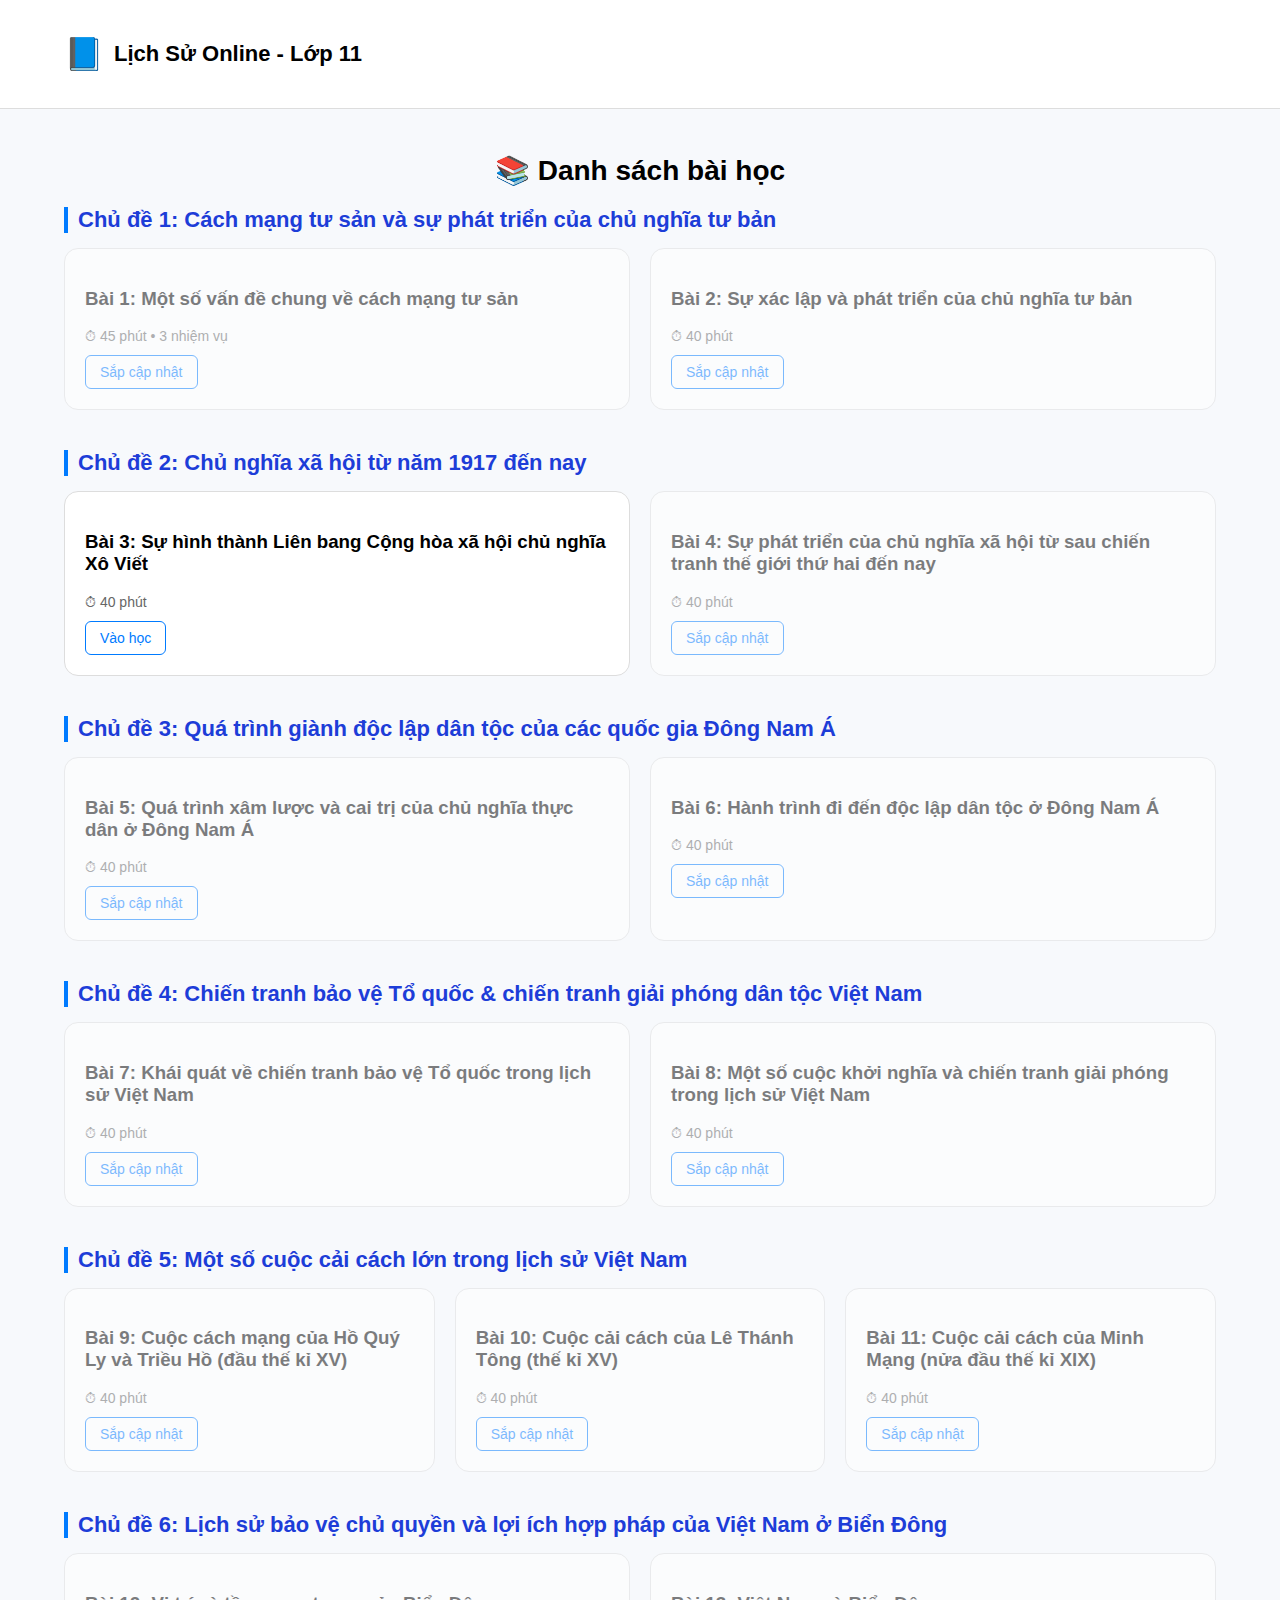
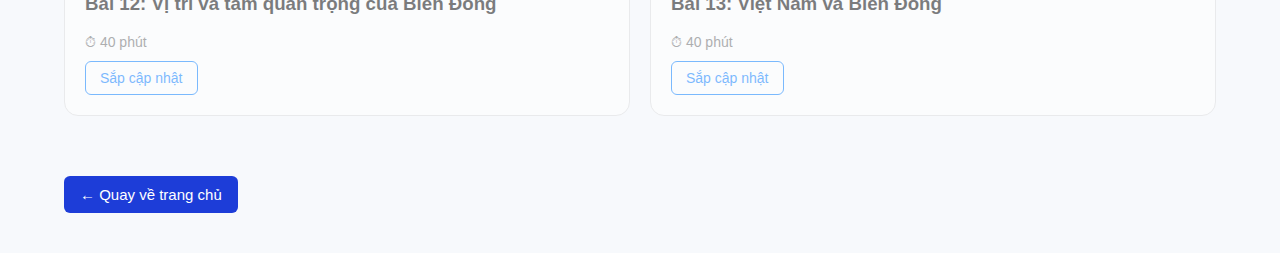
<file: homepage11.html>
<!DOCTYPE html>
<html lang="vi">
  <head>
    <meta charset="UTF-8" />
    <meta name="viewport" content="width=device-width, initial-scale=1.0" />
    <title>Trang chủ - Các bài học</title>
    <style>
      /* ===============================
           CHUNG
        =============================== */
      body {
        font-family: Arial, sans-serif;
        background: #f7f9fc;
        margin: 0;
        padding: 0;
      }

      .container {
        width: 90%;
        max-width: 1200px;
        margin: auto;
        padding: 20px 0;
      }

      /* ===============================
           HEADER
        =============================== */
      .site-header {
        background: white;
        padding: 15px 0;
        border-bottom: 1px solid #ddd;
      }

      .header-inner {
        display: flex;
        justify-content: space-between;
        align-items: center;
      }

      .brand {
        display: flex;
        align-items: center;
        gap: 10px;
      }

      .logo {
        font-size: 32px;
      }

      .brand-title {
        font-size: 22px;
        font-weight: bold;
      }

      /* ===============================
           PAGE TITLE
        =============================== */
      .page-title {
        margin-top: 25px;
        font-size: 28px;
        margin-bottom: 20px;
        text-align: center;
      }

      /* ===============================
           CHỦ ĐỀ
        =============================== */
      .lesson-topic {
        margin-bottom: 40px;
      }

      .lesson-topic h2 {
        font-size: 22px;
        margin-bottom: 15px;
        color: #1d3dd8;
        border-left: 4px solid #007bff;
        padding-left: 10px;
      }

      /* ===============================
           GRID BÀI HỌC
        =============================== */
      .lessons-grid {
        display: grid;
        grid-template-columns: repeat(auto-fit, minmax(270px, 1fr));
        gap: 20px;
      }

      .lesson-card {
        background: white;
        padding: 20px;
        border-radius: 14px;
        border: 1px solid #ddd;
        cursor: pointer;
        transition: 0.25s;
      }

      .lesson-card:hover {
        transform: translateY(-3px);
        box-shadow: 0 4px 14px rgba(0, 0, 0, 0.08);
      }

      .lesson-card.disabled {
        opacity: 0.5;
        cursor: not-allowed;
      }

      .muted {
        color: #666;
        font-size: 14px;
        margin: 5px 0 0 0;
      }

      .btn-outline {
        display: inline-block;
        margin-top: 10px;
        border: 1px solid #007bff;
        padding: 8px 14px;
        border-radius: 6px;
        color: #007bff;
        text-decoration: none;
        font-size: 14px;
      }

      .btn-outline:hover {
        background: #007bff;
        color: white;
      }

      /* ===============================
           BACK HOME BUTTON
        =============================== */
      .back-home-btn {
        display: inline-block;
        margin: 20px 0;
        padding: 10px 16px;
        background: #1d3dd8;
        color: white;
        text-decoration: none;
        border-radius: 6px;
        font-size: 15px;
        transition: 0.2s;
      }

      .back-home-btn:hover {
        background: #1532b3;
      }

      /* ===============================
           RESPONSIVE
        =============================== */
      @media (max-width: 600px) {
        .page-title {
          font-size: 22px;
        }
        .lesson-topic h2 {
          font-size: 18px;
        }
      }
    </style>
  </head>
  <body>
    <header class="site-header">
      <div class="container header-inner">
        <div class="brand">
          <div class="logo">📘</div>
          <div class="brand-title">Lịch Sử Online - Lớp 11</div>
        </div>
      </div>
    </header>
    <main class="container">
      <h1 class="page-title">📚 Danh sách bài học</h1>
      <!-- Chủ đề 1 -->
      <div class="lesson-topic">
        <h2>Chủ đề 1: Cách mạng tư sản và sự phát triển của chủ nghĩa tư bản</h2>
        <div class="lessons-grid">
          <div class="lesson-card disabled">
            <h3>Bài 1: Một số vấn đề chung về cách mạng tư sản</h3>
            <p class="muted">⏱ 45 phút • 3 nhiệm vụ</p>
            <a class="btn-outline">Sắp cập nhật</a> 
          </div>

          <div class="lesson-card disabled">
            <h3>Bài 2: Sự xác lập và phát triển của chủ nghĩa tư bản</h3>
            <p class="muted">⏱ 40 phút</p>
            <a class="btn-outline">Sắp cập nhật</a>
          </div>
        </div>
      </div>

      <!-- Chủ đề 2 -->
      <div class="lesson-topic">
        <h2>Chủ đề 2: Chủ nghĩa xã hội từ năm 1917 đến nay</h2>
        <div class="lessons-grid">
          <div class="lesson-card" onclick="openLesson(1)">
            <h3>Bài 3: Sự hình thành Liên bang Cộng hòa xã hội chủ nghĩa Xô Viết</h3>
            <p class="muted">⏱ 40 phút</p>
            <a class="btn-outline">Vào học</a>
          </div>

          <div class="lesson-card disabled">
            <h3>Bài 4: Sự phát triển của chủ nghĩa xã hội từ sau chiến tranh thế giới thứ hai đến nay</h3>
            <p class="muted">⏱ 40 phút</p>
            <a class="btn-outline">Sắp cập nhật</a>
          </div>
        </div>
      </div>

      <!-- Chủ đề 3 -->
      <div class="lesson-topic">
        <h2>Chủ đề 3: Quá trình giành độc lập dân tộc của các quốc gia Đông Nam Á</h2>
        <div class="lessons-grid">
          <div class="lesson-card disabled">
            <h3>Bài 5: Quá trình xâm lược và cai trị của chủ nghĩa thực dân ở Đông Nam Á</h3>
            <p class="muted">⏱ 40 phút</p>
            <a class="btn-outline">Sắp cập nhật</a>
          </div>

          <div class="lesson-card disabled">
            <h3>Bài 6: Hành trình đi đến độc lập dân tộc ở Đông Nam Á</h3>
            <p class="muted">⏱ 40 phút</p>
            <a class="btn-outline">Sắp cập nhật</a>
          </div>
        </div>
      </div>

      <!-- Chủ đề 4 -->
      <div class="lesson-topic">
        <h2>Chủ đề 4: Chiến tranh bảo vệ Tổ quốc & chiến tranh giải phóng dân tộc Việt Nam</h2>
        <div class="lessons-grid">
          <div class="lesson-card disabled">
            <h3>Bài 7: Khái quát về chiến tranh bảo vệ Tổ quốc trong lịch sử Việt Nam</h3>
            <p class="muted">⏱ 40 phút</p>
            <a class="btn-outline">Sắp cập nhật</a>
          </div>

          <div class="lesson-card disabled">
            <h3>Bài 8: Một số cuộc khởi nghĩa và chiến tranh giải phóng trong lịch sử Việt Nam</h3>
            <p class="muted">⏱ 40 phút</p>
            <a class="btn-outline">Sắp cập nhật</a>
          </div>
        </div>
      </div>

      <!-- Chủ đề 5 -->
      <div class="lesson-topic">
        <h2>Chủ đề 5: Một số cuộc cải cách lớn trong lịch sử Việt Nam</h2>
        <div class="lessons-grid">
          <div class="lesson-card disabled">
            <h3>Bài 9: Cuộc cách mạng của Hồ Quý Ly và Triều Hồ (đầu thế kỉ XV)</h3>
            <p class="muted">⏱ 40 phút</p>
            <a class="btn-outline">Sắp cập nhật</a>
          </div>

          <div class="lesson-card disabled">
            <h3>Bài 10: Cuộc cải cách của Lê Thánh Tông (thế kỉ XV)</h3>
            <p class="muted">⏱ 40 phút</p>
            <a class="btn-outline">Sắp cập nhật</a>
          </div>

          <div class="lesson-card disabled">
            <h3>Bài 11: Cuộc cải cách của Minh Mạng (nửa đầu thế kỉ XIX)</h3>
            <p class="muted">⏱ 40 phút</p>
            <a class="btn-outline">Sắp cập nhật</a>
          </div>
        </div>
      </div>

      <!-- Chủ đề 6 -->
      <div class="lesson-topic">
        <h2>Chủ đề 6: Lịch sử bảo vệ chủ quyền và lợi ích hợp pháp của Việt Nam ở Biển Đông</h2>
        <div class="lessons-grid">
          <div class="lesson-card disabled">
            <h3>Bài 12: Vị trí và tầm quan trọng của Biển Đông</h3>
            <p class="muted">⏱ 40 phút</p>
            <a class="btn-outline">Sắp cập nhật</a>
          </div>

          <div class="lesson-card disabled">
            <h3>Bài 13: Việt Nam và Biển Đông</h3>
            <p class="muted">⏱ 40 phút</p>
            <a class="btn-outline">Sắp cập nhật</a>
          </div>
        </div>
      </div>



      <!-- Back home -->
      <a href="index.html" class="back-home-btn">← Quay về trang chủ</a>
    </main>
  </body>
  <script src="script/l1.js"></script>
  <script src="script/h1.js"></script>
</html>
</file>
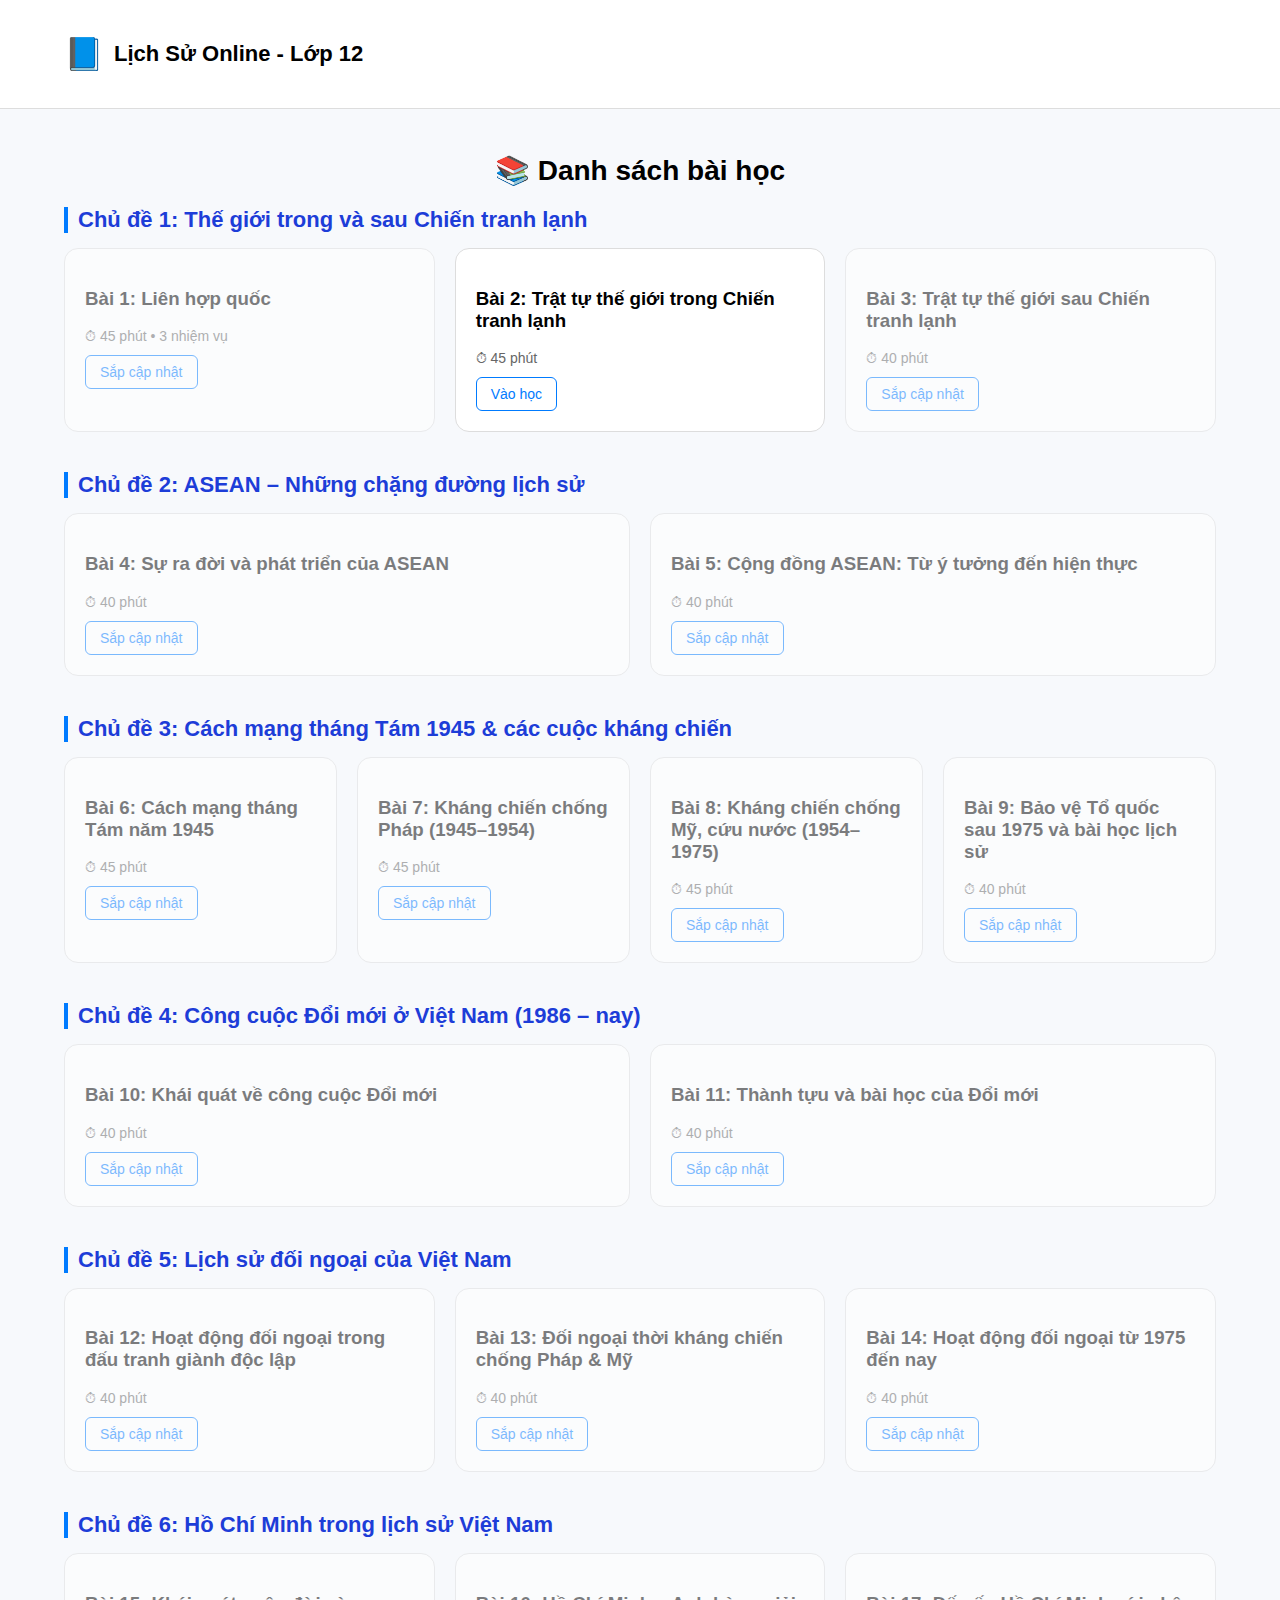
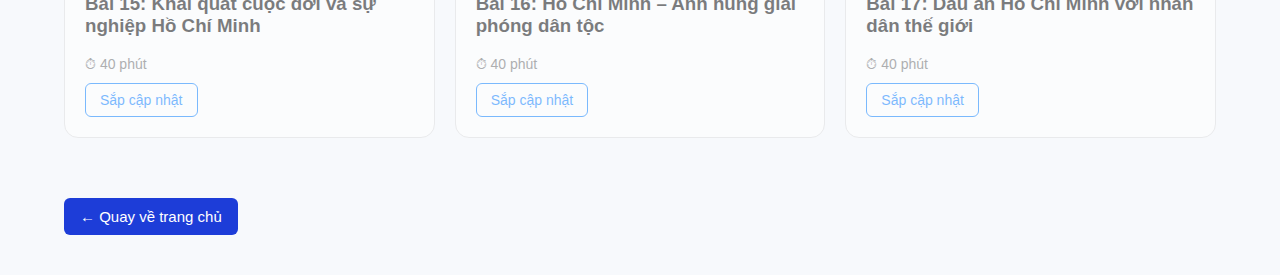
<file: homepage12.html>
<!DOCTYPE html>
<html lang="vi">
  <head>
    <meta charset="UTF-8" />
    <meta name="viewport" content="width=device-width, initial-scale=1.0" />
    <title>Trang chủ - Các bài học</title>
    <style>
      /* ===============================
           CHUNG
        =============================== */
      body {
        font-family: Arial, sans-serif;
        background: #f7f9fc;
        margin: 0;
        padding: 0;
      }

      .container {
        width: 90%;
        max-width: 1200px;
        margin: auto;
        padding: 20px 0;
      }

      /* ===============================
           HEADER
        =============================== */
      .site-header {
        background: white;
        padding: 15px 0;
        border-bottom: 1px solid #ddd;
      }

      .header-inner {
        display: flex;
        justify-content: space-between;
        align-items: center;
      }

      .brand {
        display: flex;
        align-items: center;
        gap: 10px;
      }

      .logo {
        font-size: 32px;
      }

      .brand-title {
        font-size: 22px;
        font-weight: bold;
      }

      /* ===============================
           PAGE TITLE
        =============================== */
      .page-title {
        margin-top: 25px;
        font-size: 28px;
        margin-bottom: 20px;
        text-align: center;
      }

      /* ===============================
           CHỦ ĐỀ
        =============================== */
      .lesson-topic {
        margin-bottom: 40px;
      }

      .lesson-topic h2 {
        font-size: 22px;
        margin-bottom: 15px;
        color: #1d3dd8;
        border-left: 4px solid #007bff;
        padding-left: 10px;
      }

      /* ===============================
           GRID BÀI HỌC
        =============================== */
      .lessons-grid {
        display: grid;
        grid-template-columns: repeat(auto-fit, minmax(270px, 1fr));
        gap: 20px;
      }

      .lesson-card {
        background: white;
        padding: 20px;
        border-radius: 14px;
        border: 1px solid #ddd;
        cursor: pointer;
        transition: 0.25s;
      }

      .lesson-card:hover {
        transform: translateY(-3px);
        box-shadow: 0 4px 14px rgba(0, 0, 0, 0.08);
      }

      .lesson-card.disabled {
        opacity: 0.5;
        cursor: not-allowed;
      }

      .muted {
        color: #666;
        font-size: 14px;
        margin: 5px 0 0 0;
      }

      .btn-outline {
        display: inline-block;
        margin-top: 10px;
        border: 1px solid #007bff;
        padding: 8px 14px;
        border-radius: 6px;
        color: #007bff;
        text-decoration: none;
        font-size: 14px;
      }

      .btn-outline:hover {
        background: #007bff;
        color: white;
      }

      /* ===============================
           BACK HOME BUTTON
        =============================== */
      .back-home-btn {
        display: inline-block;
        margin: 20px 0;
        padding: 10px 16px;
        background: #1d3dd8;
        color: white;
        text-decoration: none;
        border-radius: 6px;
        font-size: 15px;
        transition: 0.2s;
      }

      .back-home-btn:hover {
        background: #1532b3;
      }

      /* ===============================
           RESPONSIVE
        =============================== */
      @media (max-width: 600px) {
        .page-title {
          font-size: 22px;
        }
        .lesson-topic h2 {
          font-size: 18px;
        }
      }
    </style>
  </head>
  <body>
    <header class="site-header">
      <div class="container header-inner">
        <div class="brand">
          <div class="logo">📘</div>
          <div class="brand-title">Lịch Sử Online - Lớp 12</div>
        </div>
      </div>
    </header>
    <main class="container">
      <h1 class="page-title">📚 Danh sách bài học</h1>
      <!-- Chủ đề 1 -->
<!-- Chủ đề 1 -->
<div class="lesson-topic">
  <h2>Chủ đề 1: Thế giới trong và sau Chiến tranh lạnh</h2>
  <div class="lessons-grid">
    <div class="lesson-card disabled">
      <h3>Bài 1: Liên hợp quốc</h3>
      <p class="muted">⏱ 45 phút • 3 nhiệm vụ</p>
      <a class="btn-outline">Sắp cập nhật</a>
    </div>

    <div class="lesson-card"  onclick="openLesson(1)">
      <h3>Bài 2: Trật tự thế giới trong Chiến tranh lạnh</h3>
      <p class="muted">⏱ 45 phút</p>
      <a class="btn-outline">Vào học</a>
    </div>

    <div class="lesson-card disabled">
      <h3>Bài 3: Trật tự thế giới sau Chiến tranh lạnh</h3>
      <p class="muted">⏱ 40 phút</p>
      <a class="btn-outline">Sắp cập nhật</a>
    </div>
  </div>
</div>

<!-- Chủ đề 2 -->
<div class="lesson-topic">
  <h2>Chủ đề 2: ASEAN – Những chặng đường lịch sử</h2>
  <div class="lessons-grid">
    <div class="lesson-card disabled">
      <h3>Bài 4: Sự ra đời và phát triển của ASEAN</h3>
      <p class="muted">⏱ 40 phút</p>
      <a class="btn-outline">Sắp cập nhật</a>
    </div>

    <div class="lesson-card disabled">
      <h3>Bài 5: Cộng đồng ASEAN: Từ ý tưởng đến hiện thực</h3>
      <p class="muted">⏱ 40 phút</p>
      <a class="btn-outline">Sắp cập nhật</a>
    </div>
  </div>
</div>

<!-- Chủ đề 3 -->
<div class="lesson-topic">
  <h2>Chủ đề 3: Cách mạng tháng Tám 1945 & các cuộc kháng chiến</h2>
  <div class="lessons-grid">
    <div class="lesson-card disabled">
      <h3>Bài 6: Cách mạng tháng Tám năm 1945</h3>
      <p class="muted">⏱ 45 phút</p>
      <a class="btn-outline">Sắp cập nhật</a>
    </div>

    <div class="lesson-card disabled">
      <h3>Bài 7: Kháng chiến chống Pháp (1945–1954)</h3>
      <p class="muted">⏱ 45 phút</p>
      <a class="btn-outline">Sắp cập nhật</a>
    </div>

    <div class="lesson-card disabled">
      <h3>Bài 8: Kháng chiến chống Mỹ, cứu nước (1954–1975)</h3>
      <p class="muted">⏱ 45 phút</p>
      <a class="btn-outline">Sắp cập nhật</a>
    </div>

    <div class="lesson-card disabled">
      <h3>Bài 9: Bảo vệ Tổ quốc sau 1975 và bài học lịch sử</h3>
      <p class="muted">⏱ 40 phút</p>
      <a class="btn-outline">Sắp cập nhật</a>
    </div>
  </div>
</div>

<!-- Chủ đề 4 -->
<div class="lesson-topic">
  <h2>Chủ đề 4: Công cuộc Đổi mới ở Việt Nam (1986 – nay)</h2>
  <div class="lessons-grid">
    <div class="lesson-card disabled">
      <h3>Bài 10: Khái quát về công cuộc Đổi mới</h3>
      <p class="muted">⏱ 40 phút</p>
      <a class="btn-outline">Sắp cập nhật</a>
    </div>

    <div class="lesson-card disabled">
      <h3>Bài 11: Thành tựu và bài học của Đổi mới</h3>
      <p class="muted">⏱ 40 phút</p>
      <a class="btn-outline">Sắp cập nhật</a>
    </div>
  </div>
</div>

<!-- Chủ đề 5 -->
<div class="lesson-topic">
  <h2>Chủ đề 5: Lịch sử đối ngoại của Việt Nam</h2>
  <div class="lessons-grid">
    <div class="lesson-card disabled">
      <h3>Bài 12: Hoạt động đối ngoại trong đấu tranh giành độc lập</h3>
      <p class="muted">⏱ 40 phút</p>
      <a class="btn-outline">Sắp cập nhật</a>
    </div>

    <div class="lesson-card disabled">
      <h3>Bài 13: Đối ngoại thời kháng chiến chống Pháp & Mỹ</h3>
      <p class="muted">⏱ 40 phút</p>
      <a class="btn-outline">Sắp cập nhật</a>
    </div>

    <div class="lesson-card disabled">
      <h3>Bài 14: Hoạt động đối ngoại từ 1975 đến nay</h3>
      <p class="muted">⏱ 40 phút</p>
      <a class="btn-outline">Sắp cập nhật</a>
    </div>
  </div>
</div>

<!-- Chủ đề 6 -->
<div class="lesson-topic">
  <h2>Chủ đề 6: Hồ Chí Minh trong lịch sử Việt Nam</h2>
  <div class="lessons-grid">
    <div class="lesson-card disabled">
      <h3>Bài 15: Khái quát cuộc đời và sự nghiệp Hồ Chí Minh</h3>
      <p class="muted">⏱ 40 phút</p>
      <a class="btn-outline">Sắp cập nhật</a>
    </div>

    <div class="lesson-card disabled">
      <h3>Bài 16: Hồ Chí Minh – Anh hùng giải phóng dân tộc</h3>
      <p class="muted">⏱ 40 phút</p>
      <a class="btn-outline">Sắp cập nhật</a>
    </div>

    <div class="lesson-card disabled">
      <h3>Bài 17: Dấu ấn Hồ Chí Minh với nhân dân thế giới</h3>
      <p class="muted">⏱ 40 phút</p>
      <a class="btn-outline">Sắp cập nhật</a>
    </div>
  </div>
</div>



      <!-- Back home -->
      <a href="index.html" class="back-home-btn">← Quay về trang chủ</a>
    </main>
  </body>
  <script src="script/l2.js"></script>
  <script src="script/h2.js"></script>
</html>
</file>
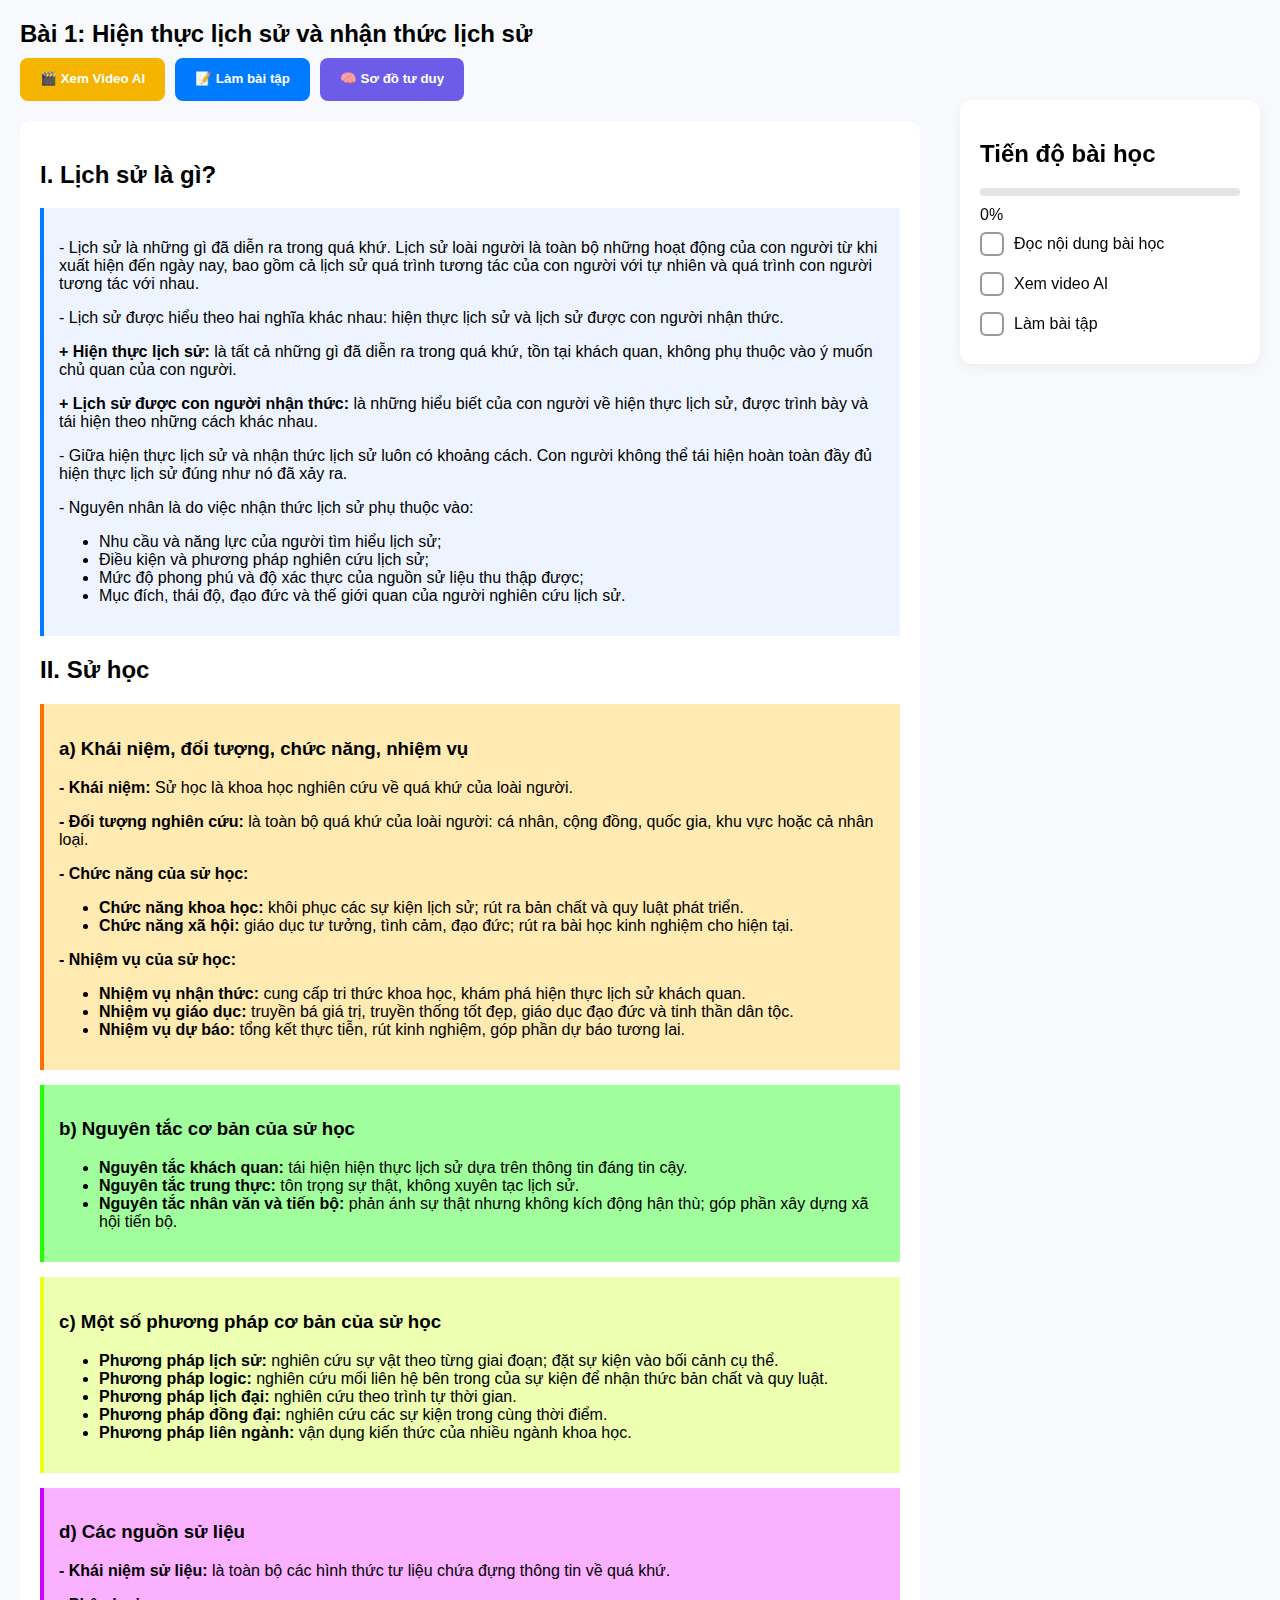
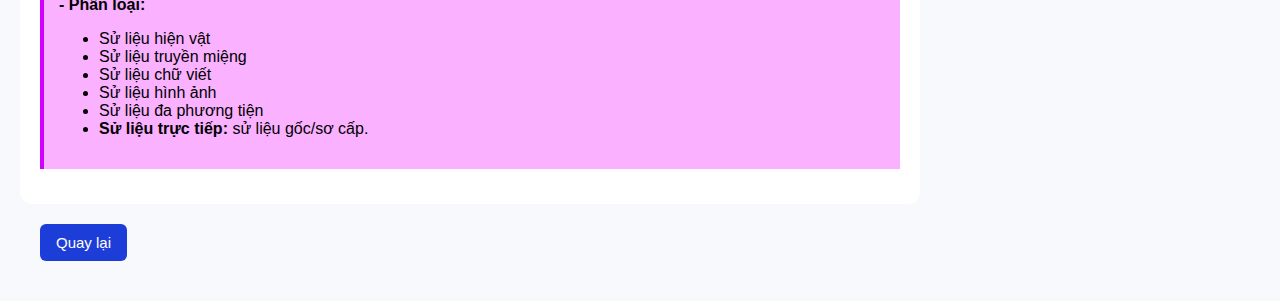
<file: ls1l10.html>
<!DOCTYPE html>
<html lang="vi">
  <head>
    <meta charset="UTF-8" />
    <meta name="viewport" content="width=device-width, initial-scale=1.0" />
    <title>Bài 1: Hiện thực lịch sử và nhận thức lịch sử</title>
    <link rel="stylesheet" href="css/lesson.css" />
    <style>
      .box1 {
        padding: 15px;
        border-left: 4px solid #ff6f00;
        background: #ffeab1;
        margin: 15px 0;
      }
      .box2 {
        padding: 15px;
        border-left: 4px solid #22ff00;
        background: #a0ff9c;
        margin: 15px 0;
      }
      .box3 {
        padding: 15px;
        border-left: 4px solid #effe18;
        background: #edffb1;
        margin: 15px 0;
      }
      .box4 {
        padding: 15px;
        border-left: 4px solid #d000ff;
        background: #fab1ff;
        margin: 15px 0;
      }
      .btn-mindmap {
  padding: 10px 15px;
  background-color: #6c5ce7;
  color: white;
  border: none;
  border-radius: 6px;
  cursor: pointer;
  transition: 0.3s;
}

.btn-mindmap:hover {
  background-color: #4e35d4;
}
</style>
  </head>
  <body>
    <div class="container layout-2col">
      <div class="left-area">
        <div class="lesson-header">
          <h1>Bài 1: Hiện thực lịch sử và nhận thức lịch sử</h1>
          <div class="header-buttons">
            <button id="videoBtn" class="btn-video">🎬 Xem Video AI</button>
            <button id="exerciseBtn" class="btn-exercise-top">
              📝 Làm bài tập
            </button>
            <button id="mindmapBtn" class="btn-mindmap">🧠 Sơ đồ tư duy</button>

          </div>
        </div>

        <div class="lesson-content">
             <h2>I. Lịch sử là gì?</h2>
            <div class="box">
         
          <p>
            - Lịch sử là những gì đã diễn ra trong quá khứ. Lịch sử loài người
            là toàn bộ những hoạt động của con người từ khi xuất hiện đến ngày
            nay, bao gồm cả lịch sử quá trình tương tác của con người với tự
            nhiên và quá trình con người tương tác với nhau.
          </p>
          <p>
            - Lịch sử được hiểu theo hai nghĩa khác nhau: hiện thực lịch sử và
            lịch sử được con người nhận thức.
          </p>
          
            <p>
              <b>+ Hiện thực lịch sử:</b> là tất cả những gì đã diễn ra trong
              quá khứ, tồn tại khách quan, không phụ thuộc vào ý muốn chủ quan
              của con người.
            </p>
            <p>
              <b>+ Lịch sử được con người nhận thức:</b> là những hiểu biết của con người về
              hiện thực lịch sử, được trình bày và tái hiện theo những cách khác
              nhau.
            </p>

            <p>
              - Giữa hiện thực lịch sử và nhận thức lịch sử luôn có khoảng cách.
              Con người không thể tái hiện hoàn toàn đầy đủ hiện thực lịch sử
              đúng như nó đã xảy ra.
            </p>
            <p>- Nguyên nhân là do việc nhận thức lịch sử phụ thuộc vào:</p>
            <ul>
              <li>Nhu cầu và năng lực của người tìm hiểu lịch sử;</li>
              <li>Điều kiện và phương pháp nghiên cứu lịch sử;</li>
              <li>
                Mức độ phong phú và độ xác thực của nguồn sử liệu thu thập được;
              </li>
              <li>
                Mục đích, thái độ, đạo đức và thế giới quan của người nghiên cứu
                lịch sử.
              </li>
            </ul>
          </div>

          <h2>II. Sử học</h2>
          <div class="box1">
            <h3>a) Khái niệm, đối tượng, chức năng, nhiệm vụ</h3>
            <p>
              <b>- Khái niệm:</b> Sử học là khoa học nghiên cứu về quá khứ của
              loài người.
            </p>
            <p>
              <b>- Đối tượng nghiên cứu:</b> là toàn bộ quá khứ của loài người:
              cá nhân, cộng đồng, quốc gia, khu vực hoặc cả nhân loại.
            </p>
            <p><b>- Chức năng của sử học:</b></p>
            <ul>
              <li>
                <b>Chức năng khoa học:</b> khôi phục các sự kiện lịch sử; rút ra
                bản chất và quy luật phát triển.
              </li>
              <li>
                <b>Chức năng xã hội:</b> giáo dục tư tưởng, tình cảm, đạo đức;
                rút ra bài học kinh nghiệm cho hiện tại.
              </li>
            </ul>
            <p><b>- Nhiệm vụ của sử học:</b></p>
            <ul>
              <li>
                <b>Nhiệm vụ nhận thức:</b> cung cấp tri thức khoa học, khám phá
                hiện thực lịch sử khách quan.
              </li>
              <li>
                <b>Nhiệm vụ giáo dục:</b> truyền bá giá trị, truyền thống tốt
                đẹp, giáo dục đạo đức và tinh thần dân tộc.
              </li>
              <li>
                <b>Nhiệm vụ dự báo:</b> tổng kết thực tiễn, rút kinh nghiệm, góp
                phần dự báo tương lai.
              </li>
            </ul>
          </div>
          <div class="box2">
            <h3>b) Nguyên tắc cơ bản của sử học</h3>
            <ul>
              <li>
                <b>Nguyên tắc khách quan:</b> tái hiện hiện thực lịch sử dựa
                trên thông tin đáng tin cậy.
              </li>
              <li>
                <b>Nguyên tắc trung thực:</b> tôn trọng sự thật, không xuyên tạc
                lịch sử.
              </li>
              <li>
                <b>Nguyên tắc nhân văn và tiến bộ:</b> phản ánh sự thật nhưng
                không kích động hận thù; góp phần xây dựng xã hội tiến bộ.
              </li>
            </ul>
          </div>
          <div class="box3">
            <h3>c) Một số phương pháp cơ bản của sử học</h3>
            <ul>
              <li>
                <b>Phương pháp lịch sử:</b> nghiên cứu sự vật theo từng giai
                đoạn; đặt sự kiện vào bối cảnh cụ thể.
              </li>
              <li>
                <b>Phương pháp logic:</b> nghiên cứu mối liên hệ bên trong của
                sự kiện để nhận thức bản chất và quy luật.
              </li>
              <li>
                <b>Phương pháp lịch đại:</b> nghiên cứu theo trình tự thời gian.
              </li>
              <li>
                <b>Phương pháp đồng đại:</b> nghiên cứu các sự kiện trong cùng
                thời điểm.
              </li>
              <li>
                <b>Phương pháp liên ngành:</b> vận dụng kiến thức của nhiều
                ngành khoa học.
              </li>
            </ul>
          </div>
          <div class="box4">
            <h3>d) Các nguồn sử liệu</h3>
            <p>
              <b>- Khái niệm sử liệu:</b> là toàn bộ các hình thức tư liệu chứa
              đựng thông tin về quá khứ.
            </p>
            <p><b>- Phân loại:</b></p>
            <ul>
              <li>Sử liệu hiện vật</li>
              <li>Sử liệu truyền miệng</li>
              <li>Sử liệu chữ viết</li>
              <li>Sử liệu hình ảnh</li>
              <li>Sử liệu đa phương tiện</li>
              <li><b>Sử liệu trực tiếp:</b> sử liệu gốc/sơ cấp.</li>
            </ul>
          </div>
        </div>
      </div>

      <div class="right-area">
        <div class="progress-box">
          <h2>Tiến độ bài học</h2>
          <div class="progress-bar-bg">
            <div id="progress-bar" class="progress-bar"></div>
          </div>
          <span id="progress-text">0%</span>
          <div class="progress-item">
            <div class="checkbox" data-check="read"></div>
            <span>Đọc nội dung bài học</span>
          </div>
          <div class="progress-item">
            <div class="checkbox" data-check="video"></div>
            <span>Xem video AI</span>
          </div>
          <div class="progress-item">
            <div class="checkbox" data-check="exercise"></div>
            <span>Làm bài tập</span>
          </div>
        </div>
      </div>
    </div>

    <a href="homepage10.html" class="back-home-btn">Quay lại</a>
    <script src="script/lesson.js"></script>
  </body>
</html>
</file>
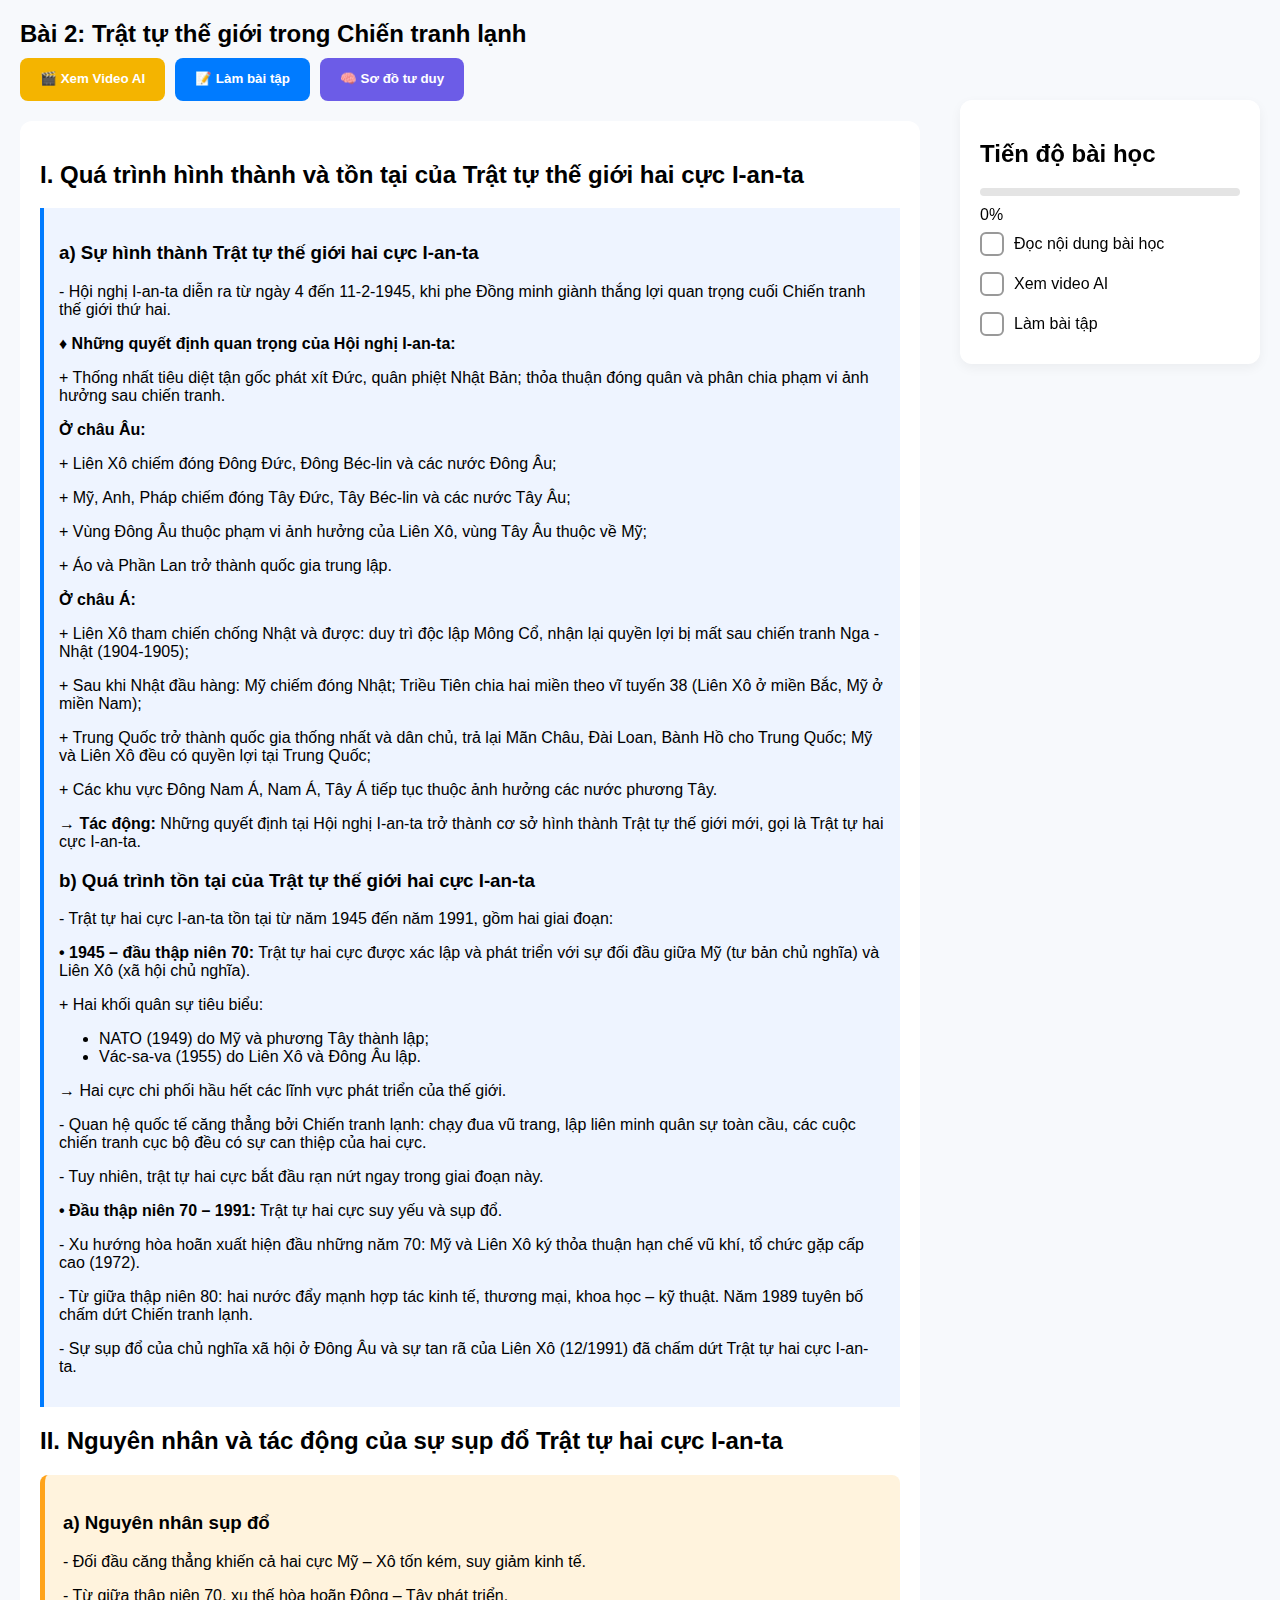
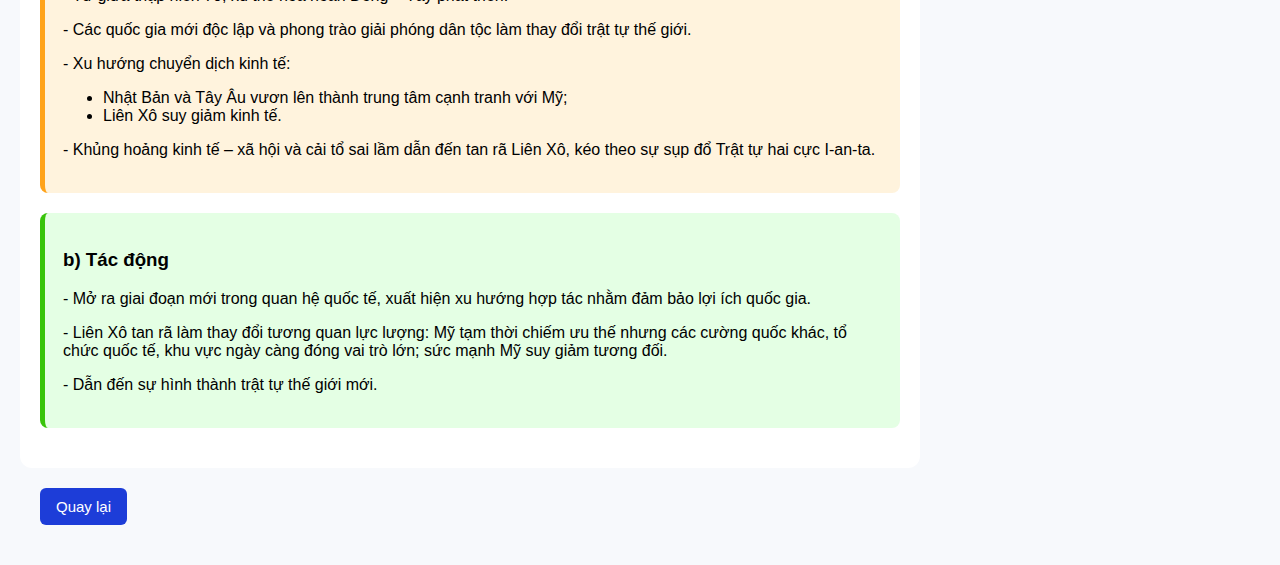
<file: ls2l12.html>
<!DOCTYPE html>
<html lang="vi">
  <head>
    <meta charset="UTF-8" />
    <meta name="viewport" content="width=device-width, initial-scale=1.0" />
    <title>Bài 1: Hiện thực lịch sử và nhận thức lịch sử</title>
    <link rel="stylesheet" href="css/l2.css" />
    <style>

      /* Mục II (cam) */
      .box1 {
        padding: 18px;
        background: #fff3dd;
        border-left: 5px solid #ffa31a;
        margin: 20px 0;
        border-radius: 8px;
      }

      /* Mục III (xanh lá) */
      .box2 {
        padding: 18px;
        background: #e4ffe4;
        border-left: 5px solid #38c40a;
        margin: 20px 0;
        border-radius: 8px;
      }

      /* Mục IV (vàng nhạt) */
      .box3 {
        padding: 18px;
        background: #ffffd9;
        border-left: 5px solid #f4e600;
        margin: 20px 0;
        border-radius: 8px;
      }

      /* Mục V (tím) */
      .box4 {
        padding: 18px;
        background: #ffe9ff;
        border-left: 5px solid #c300ff;
        margin: 20px 0;
        border-radius: 8px;
      }
            .btn-mindmap {
  padding: 10px 15px;
  background-color: #6c5ce7;
  color: white;
  border: none;
  border-radius: 6px;
  cursor: pointer;
  transition: 0.3s;
}

.btn-mindmap:hover {
  background-color: #4e35d4;
}
    </style>
  </head>
  <body>
<div class="container layout-2col">
  <div class="left-area">
    <div class="lesson-header">
      <h1>Bài 2: Trật tự thế giới trong Chiến tranh lạnh</h1>
      <div class="header-buttons">
        <button id="videoBtn" class="btn-video">🎬 Xem Video AI</button>
        <button id="exerciseBtn" class="btn-exercise-top">
          📝 Làm bài tập
        </button>
        <button id="mindmapBtn" class="btn-mindmap">🧠 Sơ đồ tư duy</button>
      </div>
    </div>

    <div class="lesson-content">

      <h2>I. Quá trình hình thành và tồn tại của Trật tự thế giới hai cực I-an-ta</h2>
      <div class="box">
        <h3>a) Sự hình thành Trật tự thế giới hai cực I-an-ta</h3>

        <p>- Hội nghị I-an-ta diễn ra từ ngày 4 đến 11-2-1945, khi phe Đồng minh giành thắng lợi quan trọng cuối Chiến tranh thế giới thứ hai.</p>

        <p><b>♦ Những quyết định quan trọng của Hội nghị I-an-ta:</b></p>

        <p>+ Thống nhất tiêu diệt tận gốc phát xít Đức, quân phiệt Nhật Bản; thỏa thuận đóng quân và phân chia phạm vi ảnh hưởng sau chiến tranh.</p>

        <p><b>Ở châu Âu:</b></p>
        <p>+ Liên Xô chiếm đóng Đông Đức, Đông Béc-lin và các nước Đông Âu;</p>
        <p>+ Mỹ, Anh, Pháp chiếm đóng Tây Đức, Tây Béc-lin và các nước Tây Âu;</p>
        <p>+ Vùng Đông Âu thuộc phạm vi ảnh hưởng của Liên Xô, vùng Tây Âu thuộc về Mỹ;</p>
        <p>+ Áo và Phần Lan trở thành quốc gia trung lập.</p>

        <p><b>Ở châu Á:</b></p>
        <p>+ Liên Xô tham chiến chống Nhật và được: duy trì độc lập Mông Cổ, nhận lại quyền lợi bị mất sau chiến tranh Nga - Nhật (1904-1905);</p>
        <p>+ Sau khi Nhật đầu hàng: Mỹ chiếm đóng Nhật; Triều Tiên chia hai miền theo vĩ tuyến 38 (Liên Xô ở miền Bắc, Mỹ ở miền Nam);</p>
        <p>+ Trung Quốc trở thành quốc gia thống nhất và dân chủ, trả lại Mãn Châu, Đài Loan, Bành Hồ cho Trung Quốc; Mỹ và Liên Xô đều có quyền lợi tại Trung Quốc;</p>
        <p>+ Các khu vực Đông Nam Á, Nam Á, Tây Á tiếp tục thuộc ảnh hưởng các nước phương Tây.</p>

        <p><b>→ Tác động:</b> Những quyết định tại Hội nghị I-an-ta trở thành cơ sở hình thành Trật tự thế giới mới, gọi là Trật tự hai cực I-an-ta.</p>

        <h3>b) Quá trình tồn tại của Trật tự thế giới hai cực I-an-ta</h3>

        <p>- Trật tự hai cực I-an-ta tồn tại từ năm 1945 đến năm 1991, gồm hai giai đoạn:</p>

        <p><b>• 1945 – đầu thập niên 70:</b> Trật tự hai cực được xác lập và phát triển với sự đối đầu giữa Mỹ (tư bản chủ nghĩa) và Liên Xô (xã hội chủ nghĩa).</p>
        <p>+ Hai khối quân sự tiêu biểu:</p>
        <ul>
          <li>NATO (1949) do Mỹ và phương Tây thành lập;</li>
          <li>Vác-sa-va (1955) do Liên Xô và Đông Âu lập.</li>
        </ul>
        <p>→ Hai cực chi phối hầu hết các lĩnh vực phát triển của thế giới.</p>
        <p>- Quan hệ quốc tế căng thẳng bởi Chiến tranh lạnh: chạy đua vũ trang, lập liên minh quân sự toàn cầu, các cuộc chiến tranh cục bộ đều có sự can thiệp của hai cực.</p>
        <p>- Tuy nhiên, trật tự hai cực bắt đầu rạn nứt ngay trong giai đoạn này.</p>

        <p><b>• Đầu thập niên 70 – 1991:</b> Trật tự hai cực suy yếu và sụp đổ.</p>
        <p>- Xu hướng hòa hoãn xuất hiện đầu những năm 70: Mỹ và Liên Xô ký thỏa thuận hạn chế vũ khí, tổ chức gặp cấp cao (1972).</p>
        <p>- Từ giữa thập niên 80: hai nước đẩy mạnh hợp tác kinh tế, thương mại, khoa học – kỹ thuật. Năm 1989 tuyên bố chấm dứt Chiến tranh lạnh.</p>
        <p>- Sự sụp đổ của chủ nghĩa xã hội ở Đông Âu và sự tan rã của Liên Xô (12/1991) đã chấm dứt Trật tự hai cực I-an-ta.</p>
      </div>

      <h2>II. Nguyên nhân và tác động của sự sụp đổ Trật tự hai cực I-an-ta</h2>
      <div class="box1">
        <h3>a) Nguyên nhân sụp đổ</h3>
        <p>- Đối đầu căng thẳng khiến cả hai cực Mỹ – Xô tốn kém, suy giảm kinh tế.</p>
        <p>- Từ giữa thập niên 70, xu thế hòa hoãn Đông – Tây phát triển.</p>
        <p>- Các quốc gia mới độc lập và phong trào giải phóng dân tộc làm thay đổi trật tự thế giới.</p>
        <p>- Xu hướng chuyển dịch kinh tế:</p>
        <ul>
          <li>Nhật Bản và Tây Âu vươn lên thành trung tâm cạnh tranh với Mỹ;</li>
          <li>Liên Xô suy giảm kinh tế.</li>
        </ul>
        <p>- Khủng hoảng kinh tế – xã hội và cải tổ sai lầm dẫn đến tan rã Liên Xô, kéo theo sự sụp đổ Trật tự hai cực I-an-ta.</p>
      </div>

      <div class="box2">
        <h3>b) Tác động</h3>
        <p>- Mở ra giai đoạn mới trong quan hệ quốc tế, xuất hiện xu hướng hợp tác nhằm đảm bảo lợi ích quốc gia.</p>
        <p>- Liên Xô tan rã làm thay đổi tương quan lực lượng: Mỹ tạm thời chiếm ưu thế nhưng các cường quốc khác, tổ chức quốc tế, khu vực ngày càng đóng vai trò lớn; sức mạnh Mỹ suy giảm tương đối.</p>
        <p>- Dẫn đến sự hình thành trật tự thế giới mới.</p>
      </div>

    </div>
  </div>
</div>


      <div class="right-area">
        <div class="progress-box">
          <h2>Tiến độ bài học</h2>
          <div class="progress-bar-bg">
            <div id="progress-bar" class="progress-bar"></div>
          </div>
          <span id="progress-text">0%</span>
          <div class="progress-item">
            <div class="checkbox" data-check="read"></div>
            <span>Đọc nội dung bài học</span>
          </div>
          <div class="progress-item">
            <div class="checkbox" data-check="video"></div>
            <span>Xem video AI</span>
          </div>
          <div class="progress-item">
            <div class="checkbox" data-check="exercise"></div>
            <span>Làm bài tập</span>
          </div>
        </div>
      </div>
    </div>

    <a href="homepage12.html" class="back-home-btn">Quay lại</a>
    <script src="script/l2.js"></script>
  </body>
</html>
</file>
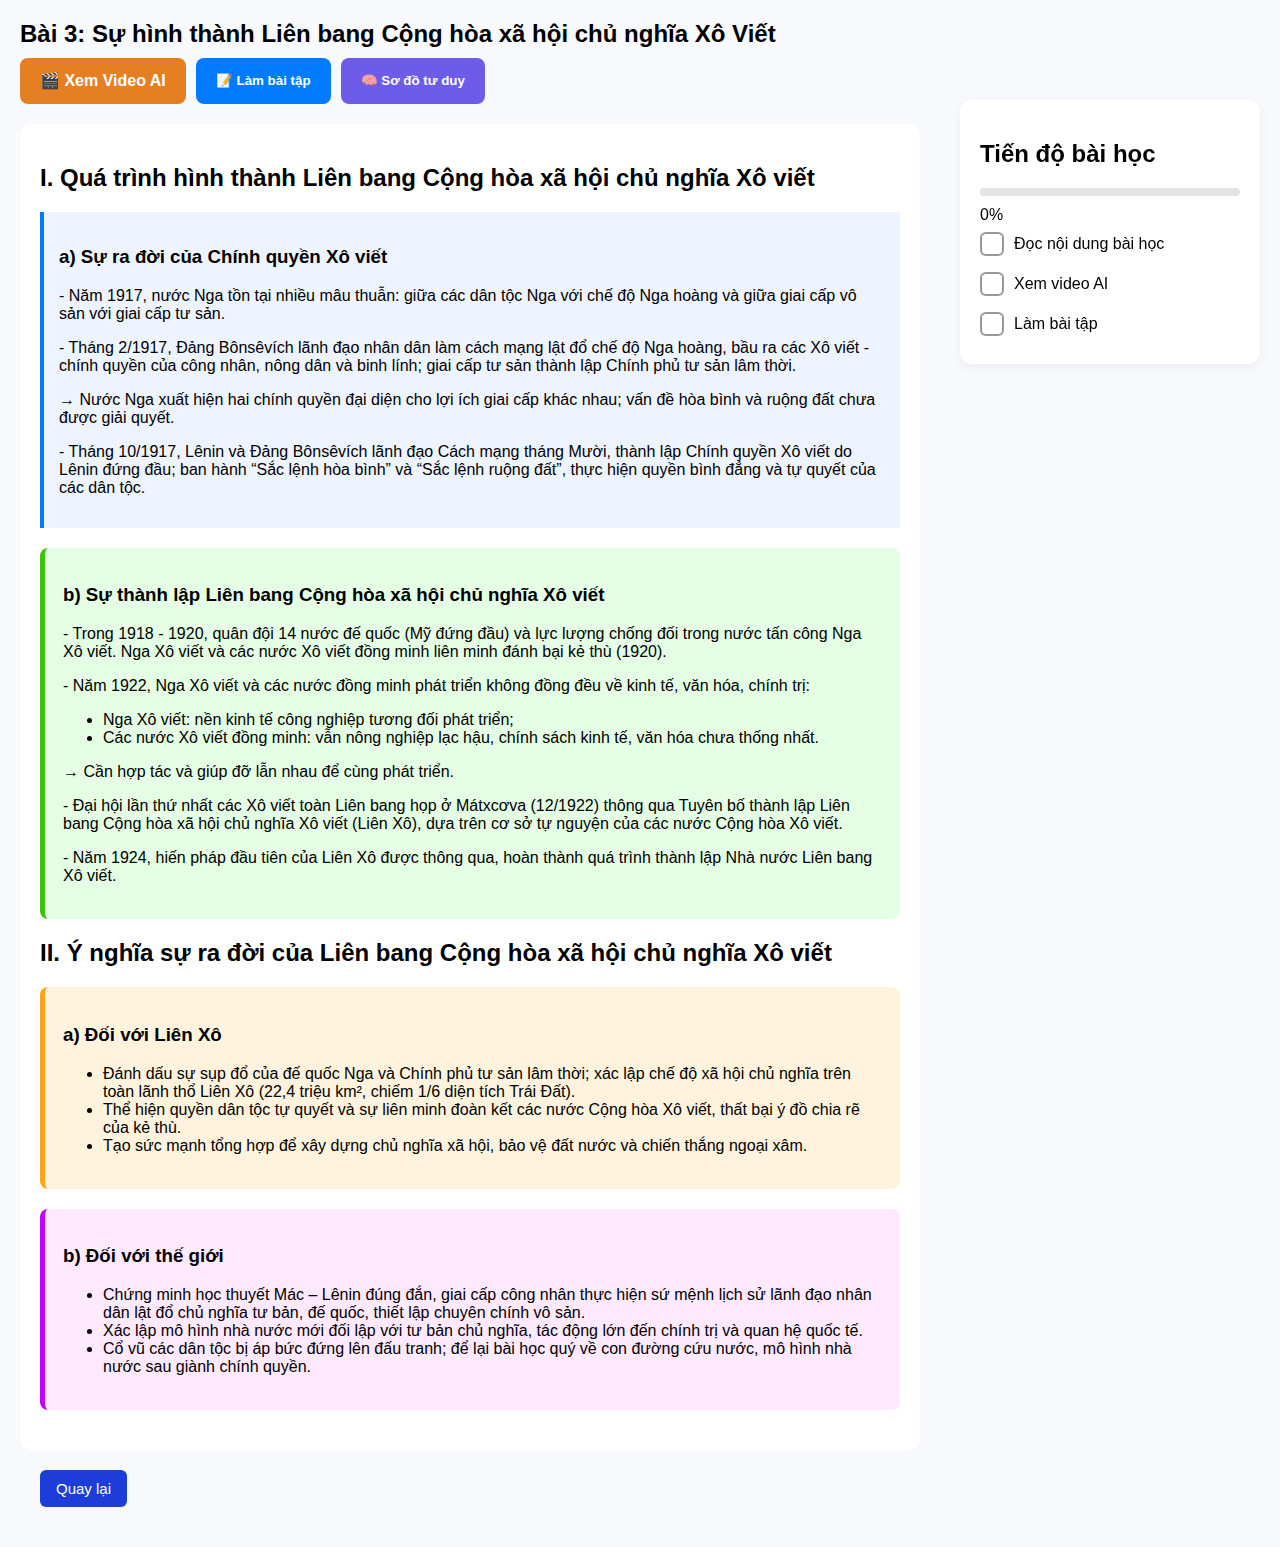
<file: ls3l11.html>
<!DOCTYPE html>
<html lang="vi">
<head>
    <meta charset="UTF-8" />
    <meta name="viewport" content="width=device-width, initial-scale=1.0" />
    <title>Bài 1: Hiện thực lịch sử và nhận thức lịch sử</title>
    <link rel="stylesheet" href="css/lesson.css" />
       <style>

      /* Mục II (cam) */
      .box1 {
        padding: 18px;
        background: #fff3dd;
        border-left: 5px solid #ffa31a;
        margin: 20px 0;
        border-radius: 8px;
      }

      /* Mục III (xanh lá) */
      .box2 {
        padding: 18px;
        background: #e4ffe4;
        border-left: 5px solid #38c40a;
        margin: 20px 0;
        border-radius: 8px;
      }

      /* Mục IV (vàng nhạt) */
      .box3 {
        padding: 18px;
        background: #ffffd9;
        border-left: 5px solid #f4e600;
        margin: 20px 0;
        border-radius: 8px;
      }

      /* Mục V (tím) */
      .box4 {
        padding: 18px;
        background: #ffe9ff;
        border-left: 5px solid #c300ff;
        margin: 20px 0;
        border-radius: 8px;
      }
            .btn-mindmap {
  padding: 10px 15px;
  background-color: #6c5ce7;
  color: white;
  border: none;
  border-radius: 6px;
  cursor: pointer;
  transition: 0.3s;
}

.btn-mindmap:hover {
  background-color: #4e35d4;
}
  .btn-video {
    padding: 10px 18px;
    background: #e67e22;
    border: none;
    color: #fff;
    font-size: 16px;
    border-radius: 5px;
    cursor: pointer;
    transition: 0.3s;
  }

  .btn-video:hover {
    background: #cf6b14;
  }

  /* ===== POPUP ===== */
  .popup {
    display: none;
    position: fixed;
    top: 0;
    left: 0;
    width: 100%;
    height: 100%;
    background: rgba(0,0,0,0.5);
    justify-content: center;
    align-items: center;
    z-index: 9999;
  }

  .popup-content {
    background: #fff;
    padding: 10px;
    width: 90%;
    max-width: 700px;
    border-radius: 8px;
    position: relative;
  }

  /* nút X */
  .close-btn {
    position: absolute;
    top: -10px;
    right: -10px;
    background: #e74c3c;
    color: #fff;
    border-radius: 50%;
    padding: 6px 10px;
    cursor: pointer;
    font-weight: bold;
    box-shadow: 0 0 8px rgba(0,0,0,0.3);
    transition: 0.3s;
  }

  .close-btn:hover {
    background: #c0392b;
  }
    </style>
</head>
<body>

<div class="container layout-2col">
  <div class="left-area">
    <div class="lesson-header">
      <h1>Bài 3: Sự hình thành Liên bang Cộng hòa xã hội chủ nghĩa Xô Viết</h1>
      <div class="header-buttons">
        <button id="videoBtn" class="btn-video">🎬 Xem Video AI</button>
                    <div id="videoPopup" class="popup">
  <div class="popup-content">
    <span id="closeVideo" class="close-btn">✖</span>
    <video id="videoAI" width="100%" controls>
      <source src="img/baiday.mp4" type="video/mp4">
      Trình duyệt không hỗ trợ video này.
    </video>
  </div>
</div>
        <button id="exerciseBtn" class="btn-exercise-top">
          📝 Làm bài tập
        </button>
        <button id="mindmapBtn" class="btn-mindmap">🧠 Sơ đồ tư duy</button>
      </div>
    </div>

    <div class="lesson-content">

      <h2>I. Quá trình hình thành Liên bang Cộng hòa xã hội chủ nghĩa Xô viết</h2>
      <div class="box">
        <h3>a) Sự ra đời của Chính quyền Xô viết</h3>

        <p>- Năm 1917, nước Nga tồn tại nhiều mâu thuẫn: giữa các dân tộc Nga với chế độ Nga hoàng và giữa giai cấp vô sản với giai cấp tư sản.</p>
        <p>- Tháng 2/1917, Đảng Bônsêvích lãnh đạo nhân dân làm cách mạng lật đổ chế độ Nga hoàng, bầu ra các Xô viết - chính quyền của công nhân, nông dân và binh lính; giai cấp tư sản thành lập Chính phủ tư sản lâm thời.</p>
        <p>→ Nước Nga xuất hiện hai chính quyền đại diện cho lợi ích giai cấp khác nhau; vấn đề hòa bình và ruộng đất chưa được giải quyết.</p>
        <p>- Tháng 10/1917, Lênin và Đảng Bônsêvích lãnh đạo Cách mạng tháng Mười, thành lập Chính quyền Xô viết do Lênin đứng đầu; ban hành “Sắc lệnh hòa bình” và “Sắc lệnh ruộng đất”, thực hiện quyền bình đẳng và tự quyết của các dân tộc.</p>
        </div>
        <div class="box2">
        <h3>b) Sự thành lập Liên bang Cộng hòa xã hội chủ nghĩa Xô viết</h3>

        <p>- Trong 1918 - 1920, quân đội 14 nước đế quốc (Mỹ đứng đầu) và lực lượng chống đối trong nước tấn công Nga Xô viết. Nga Xô viết và các nước Xô viết đồng minh liên minh đánh bại kẻ thù (1920).</p>
        <p>- Năm 1922, Nga Xô viết và các nước đồng minh phát triển không đồng đều về kinh tế, văn hóa, chính trị:</p>
        <ul>
          <li>Nga Xô viết: nền kinh tế công nghiệp tương đối phát triển;</li>
          <li>Các nước Xô viết đồng minh: vẫn nông nghiệp lạc hậu, chính sách kinh tế, văn hóa chưa thống nhất.</li>
        </ul>
        <p>→ Cần hợp tác và giúp đỡ lẫn nhau để cùng phát triển.</p>
        <p>- Đại hội lần thứ nhất các Xô viết toàn Liên bang họp ở Mátxcơva (12/1922) thông qua Tuyên bố thành lập Liên bang Cộng hòa xã hội chủ nghĩa Xô viết (Liên Xô), dựa trên cơ sở tự nguyện của các nước Cộng hòa Xô viết.</p>
        <p>- Năm 1924, hiến pháp đầu tiên của Liên Xô được thông qua, hoàn thành quá trình thành lập Nhà nước Liên bang Xô viết.</p>
      </div>

      <h2>II. Ý nghĩa sự ra đời của Liên bang Cộng hòa xã hội chủ nghĩa Xô viết</h2>
      <div class="box1">
        <h3>a) Đối với Liên Xô</h3>
        <ul>
          <li>Đánh dấu sự sụp đổ của đế quốc Nga và Chính phủ tư sản lâm thời; xác lập chế độ xã hội chủ nghĩa trên toàn lãnh thổ Liên Xô (22,4 triệu km², chiếm 1/6 diện tích Trái Đất).</li>
          <li>Thể hiện quyền dân tộc tự quyết và sự liên minh đoàn kết các nước Cộng hòa Xô viết, thất bại ý đồ chia rẽ của kẻ thù.</li>
          <li>Tạo sức mạnh tổng hợp để xây dựng chủ nghĩa xã hội, bảo vệ đất nước và chiến thắng ngoại xâm.</li>
        </ul>
        </div>

        <div class="box4">
        <h3>b) Đối với thế giới</h3>
        <ul>
          <li>Chứng minh học thuyết Mác – Lênin đúng đắn, giai cấp công nhân thực hiện sứ mệnh lịch sử lãnh đạo nhân dân lật đổ chủ nghĩa tư bản, đế quốc, thiết lập chuyên chính vô sản.</li>
          <li>Xác lập mô hình nhà nước mới đối lập với tư bản chủ nghĩa, tác động lớn đến chính trị và quan hệ quốc tế.</li>
          <li>Cổ vũ các dân tộc bị áp bức đứng lên đấu tranh; để lại bài học quý về con đường cứu nước, mô hình nhà nước sau giành chính quyền.</li>
        </ul>
        </div>
      
    </div>
  </div>
</div>


      <div class="right-area">
        <div class="progress-box">
          <h2>Tiến độ bài học</h2>
          <div class="progress-bar-bg">
            <div id="progress-bar" class="progress-bar"></div>
          </div>
          <span id="progress-text">0%</span>
          <div class="progress-item">
            <div class="checkbox" data-check="read"></div>
            <span>Đọc nội dung bài học</span>
          </div>
          <div class="progress-item">
            <div class="checkbox" data-check="video"></div>
            <span>Xem video AI</span>
          </div>
          <div class="progress-item">
            <div class="checkbox" data-check="exercise"></div>
            <span>Làm bài tập</span>
          </div>
        </div>
      </div>
    </div>


<a href="homepage11.html" class="back-home-btn">Quay lại</a>
<script src="script/l1.js"></script>

</body>
</html>
</file>
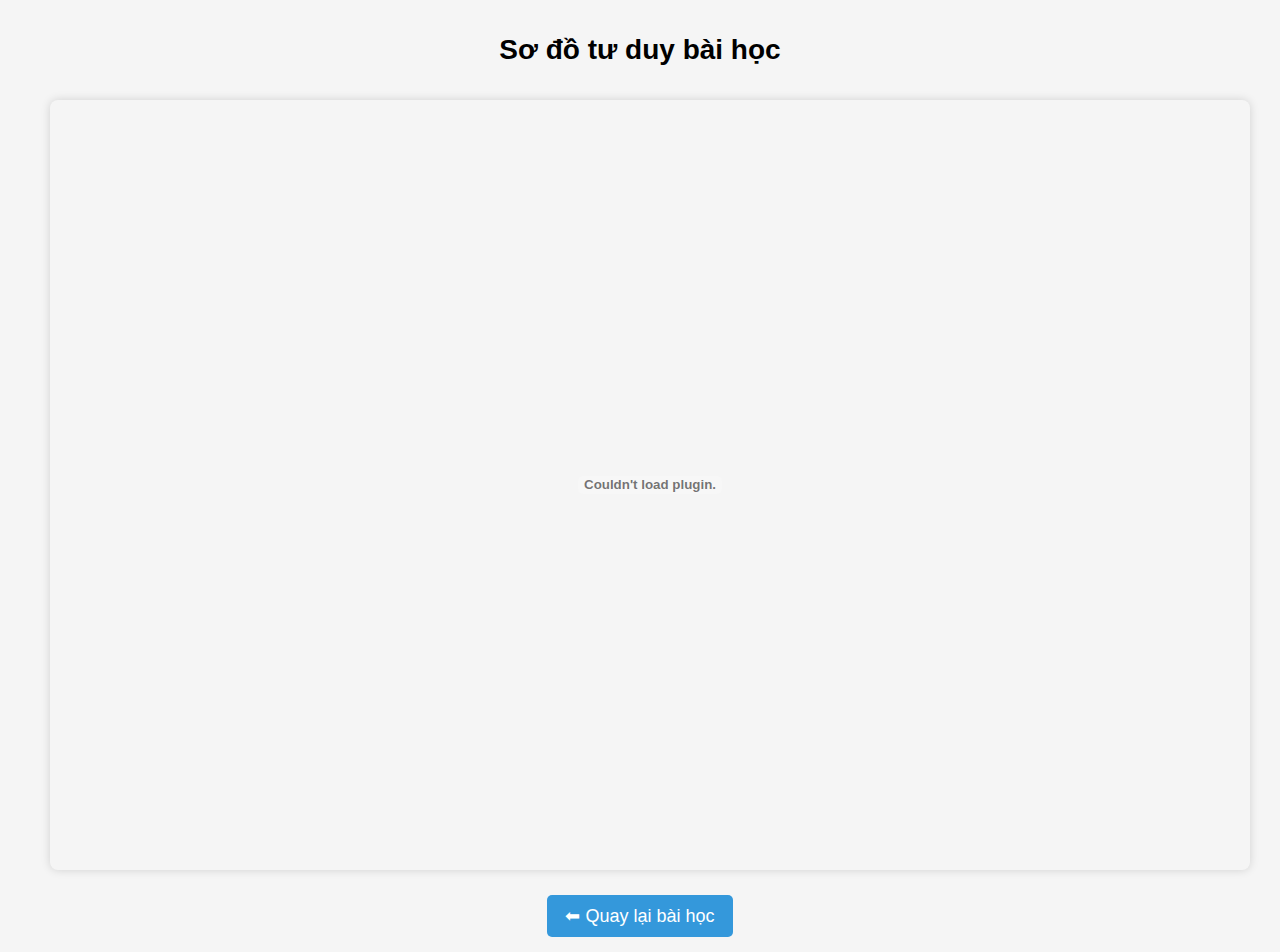
<file: mindmap.html>
<!DOCTYPE html>
<html lang="vi">
<head>
  <meta charset="UTF-8" />
  <meta name="viewport" content="width=device-width, initial-scale=1.0" />
  <title>Sơ đồ tư duy</title>

  <style>
    body {
      margin: 0;
      background: #f5f5f5;
      font-family: Arial, sans-serif;
      text-align: center;
    }

    h1 {
      padding: 15px 0 5px 0;
      font-size: 28px;
    }

    /* Khung chứa PDF */
    .pdf-wrapper {
      width: 100%;
      height: calc(100vh - 130px);
      display: flex;
      justify-content: center;
      align-items: center;
      padding: 10px;
    }

    /* PDF tự vừa màn hình */
    .pdf-viewer {
      width: 100%;
      max-width: 1200px;
      height: 100%;
      border: none;
      box-shadow: 0 0 10px rgba(0,0,0,0.15);
      border-radius: 8px;
    }

    /* Nút quay lại */
    .back-btn {
      display: inline-block;
      padding: 10px 18px;
      background: #3498db;
      color: #fff;
      text-decoration: none;
      border-radius: 5px;
      margin: 15px 0;
      transition: 0.3s;
      font-size: 18px;
    }

    .back-btn:hover {
      background: #2176b9;
    }

    /* ===== Responsive cho Mobile ===== */
    @media (max-width: 768px) {
      h1 {
        font-size: 20px;
        padding: 10px 0;
      }

      .pdf-wrapper {
        height: calc(100vh - 110px);
        padding: 5px;
      }

      .pdf-viewer {
        height: 100%;
        border-radius: 5px;
      }

      .back-btn {
        font-size: 16px;
        padding: 8px 14px;
        margin-bottom: 10px;
      }
    }

    @media (max-width: 480px) {
      h1 {
        font-size: 18px;
      }

      .back-btn {
        font-size: 14px;
        padding: 7px 12px;
      }
    }
    
  </style>

</head>
<body>

  <h1>Sơ đồ tư duy bài học</h1>

  <div class="pdf-wrapper">
    <embed src="img/mindmap1.pdf" type="application/pdf" class="pdf-viewer">
  </div>

  <a href="ls1l10.html" class="back-btn">⬅ Quay lại bài học</a>

</body>
</html>
</file>
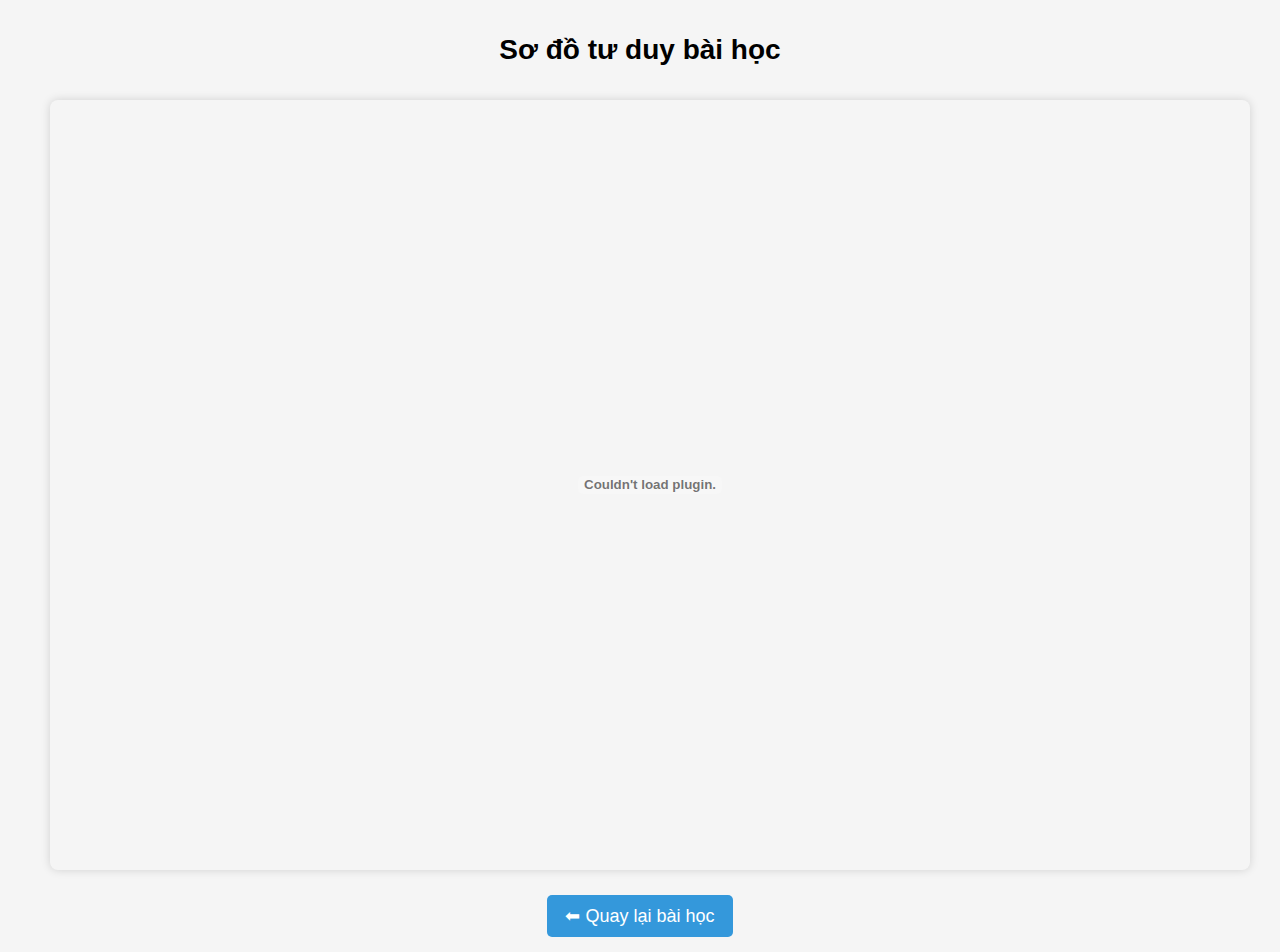
<file: mindmap2.html>
<!DOCTYPE html>
<html lang="vi">
<head>
  <meta charset="UTF-8" />
  <meta name="viewport" content="width=device-width, initial-scale=1.0" />
  <title>Sơ đồ tư duy</title>

  <style>
    body {
      margin: 0;
      background: #f5f5f5;
      font-family: Arial, sans-serif;
      text-align: center;
    }

    h1 {
      padding: 15px 0 5px 0;
      font-size: 28px;
    }

    /* Khung chứa PDF */
    .pdf-wrapper {
      width: 100%;
      height: calc(100vh - 130px);
      display: flex;
      justify-content: center;
      align-items: center;
      padding: 10px;
    }

    /* PDF tự vừa màn hình */
    .pdf-viewer {
      width: 100%;
      max-width: 1200px;
      height: 100%;
      border: none;
      box-shadow: 0 0 10px rgba(0,0,0,0.15);
      border-radius: 8px;
    }

    /* Nút quay lại */
    .back-btn {
      display: inline-block;
      padding: 10px 18px;
      background: #3498db;
      color: #fff;
      text-decoration: none;
      border-radius: 5px;
      margin: 15px 0;
      transition: 0.3s;
      font-size: 18px;
    }

    .back-btn:hover {
      background: #2176b9;
    }

    /* ===== Responsive cho Mobile ===== */
    @media (max-width: 768px) {
      h1 {
        font-size: 20px;
        padding: 10px 0;
      }

      .pdf-wrapper {
        height: calc(100vh - 110px);
        padding: 5px;
      }

      .pdf-viewer {
        height: 100%;
        border-radius: 5px;
      }

      .back-btn {
        font-size: 16px;
        padding: 8px 14px;
        margin-bottom: 10px;
      }
    }

    @media (max-width: 480px) {
      h1 {
        font-size: 18px;
      }

      .back-btn {
        font-size: 14px;
        padding: 7px 12px;
      }
    }
    
  </style>

</head>
<body>

  <h1>Sơ đồ tư duy bài học</h1>

  <div class="pdf-wrapper">
    <embed src="img/mindmap2.pdf" type="application/pdf" class="pdf-viewer">
  </div>

  <a href="ls2l12.html" class="back-btn">⬅ Quay lại bài học</a>

</body>
</html>
</file>
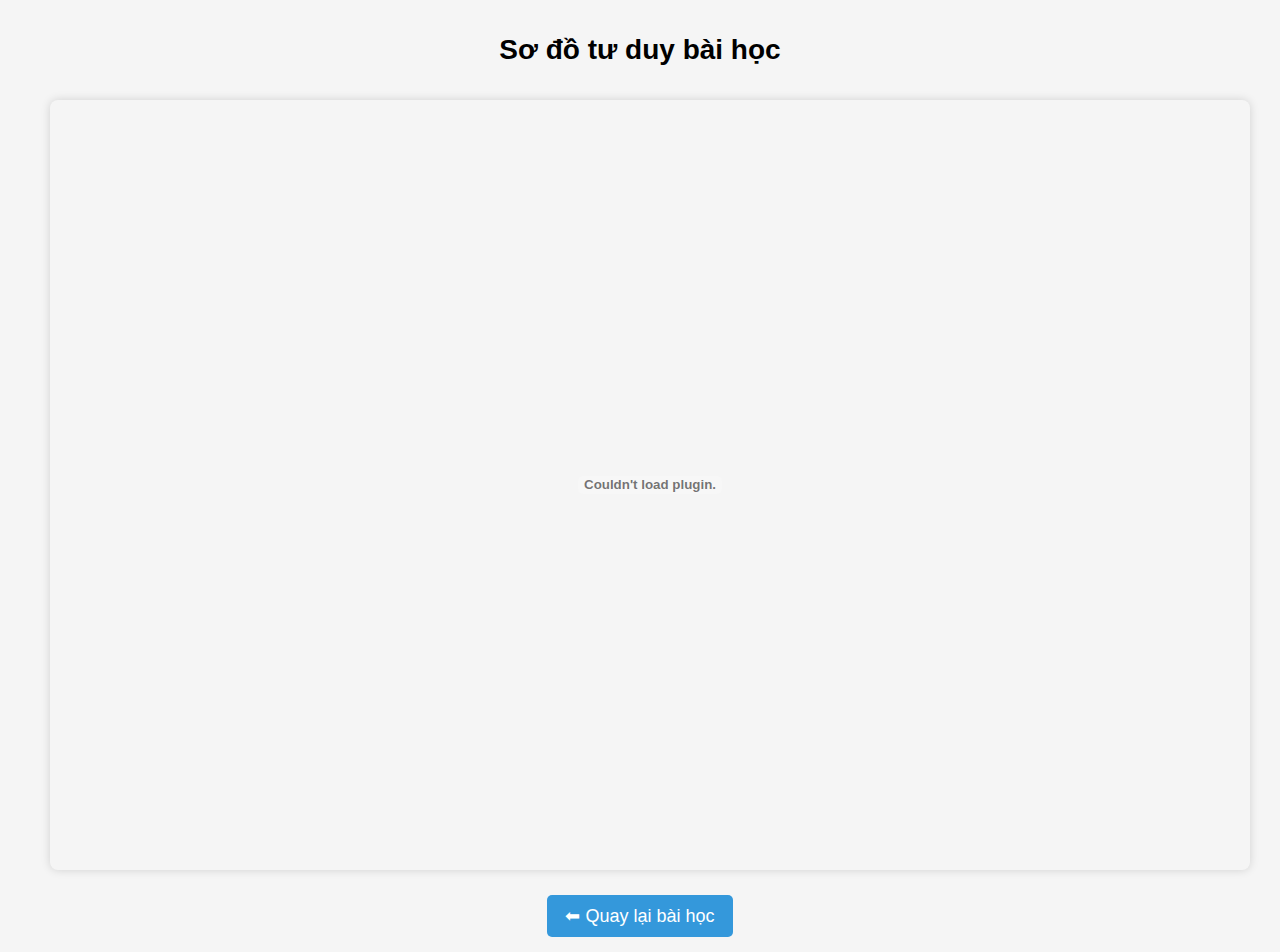
<file: mindmap3.html>
<!DOCTYPE html>
<html lang="vi">
<head>
  <meta charset="UTF-8" />
  <meta name="viewport" content="width=device-width, initial-scale=1.0" />
  <title>Sơ đồ tư duy</title>

  <style>
    body {
      margin: 0;
      background: #f5f5f5;
      font-family: Arial, sans-serif;
      text-align: center;
    }

    h1 {
      padding: 15px 0 5px 0;
      font-size: 28px;
    }

    /* Khung chứa PDF */
    .pdf-wrapper {
      width: 100%;
      height: calc(100vh - 130px);
      display: flex;
      justify-content: center;
      align-items: center;
      padding: 10px;
    }

    /* PDF tự vừa màn hình */
    .pdf-viewer {
      width: 100%;
      max-width: 1200px;
      height: 100%;
      border: none;
      box-shadow: 0 0 10px rgba(0,0,0,0.15);
      border-radius: 8px;
    }

    /* Nút quay lại */
    .back-btn {
      display: inline-block;
      padding: 10px 18px;
      background: #3498db;
      color: #fff;
      text-decoration: none;
      border-radius: 5px;
      margin: 15px 0;
      transition: 0.3s;
      font-size: 18px;
    }

    .back-btn:hover {
      background: #2176b9;
    }

    /* ===== Responsive cho Mobile ===== */
    @media (max-width: 768px) {
      h1 {
        font-size: 20px;
        padding: 10px 0;
      }

      .pdf-wrapper {
        height: calc(100vh - 110px);
        padding: 5px;
      }

      .pdf-viewer {
        height: 100%;
        border-radius: 5px;
      }

      .back-btn {
        font-size: 16px;
        padding: 8px 14px;
        margin-bottom: 10px;
      }
    }

    @media (max-width: 480px) {
      h1 {
        font-size: 18px;
      }

      .back-btn {
        font-size: 14px;
        padding: 7px 12px;
      }
    }
    
  </style>

</head>
<body>

  <h1>Sơ đồ tư duy bài học</h1>

  <div class="pdf-wrapper">
    <embed src="img/mindmap3.pdf" type="application/pdf" class="pdf-viewer">
  </div>

  <a href="ls3l11.html" class="back-btn">⬅ Quay lại bài học</a>

</body>
</html>
</file>
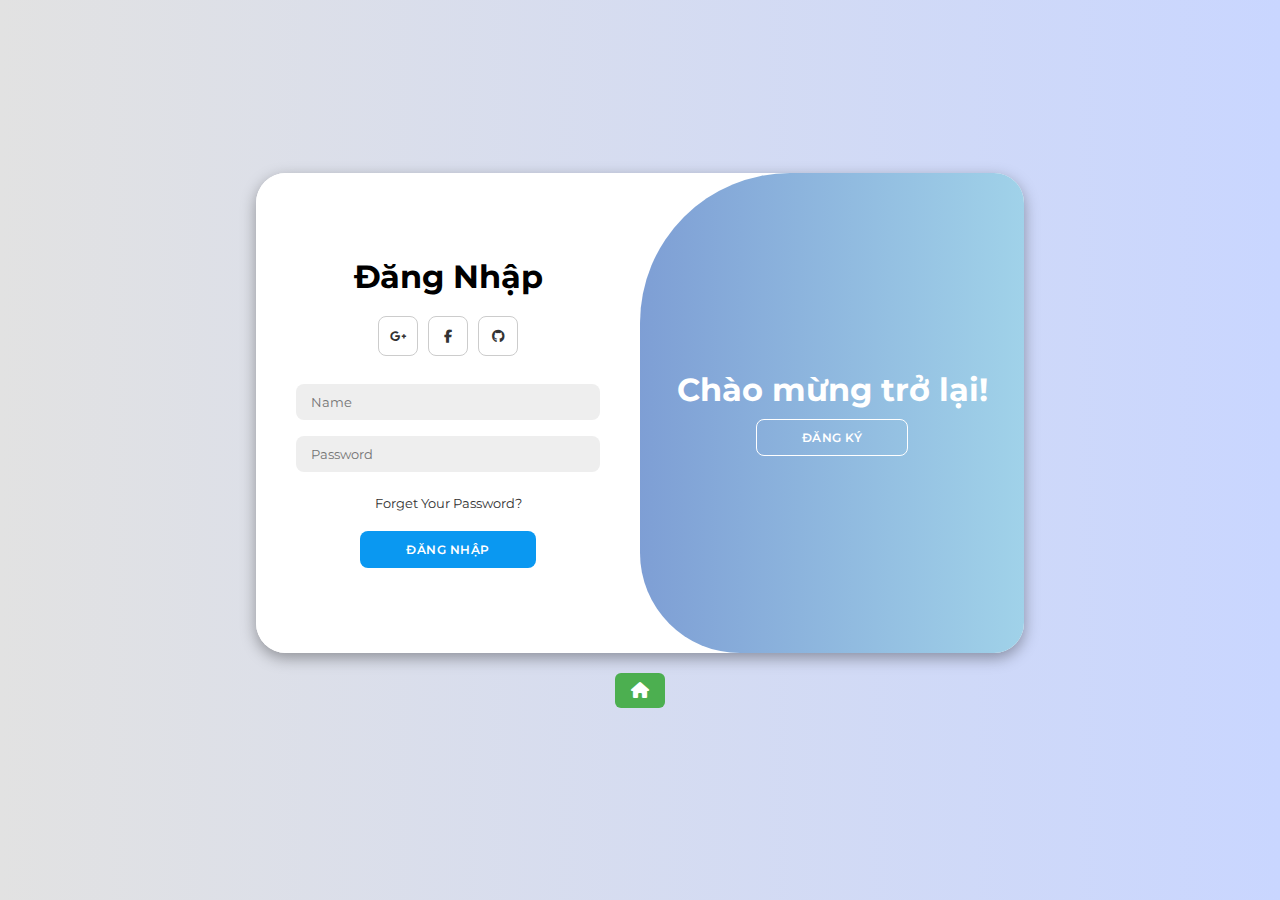
<file: signup.html>
<!DOCTYPE html>
<html lang="en">

<head>
    <meta charset="UTF-8">
    <meta name="viewport" content="width=device-width, initial-scale=1.0">
    <link rel="stylesheet" href="https://cdnjs.cloudflare.com/ajax/libs/font-awesome/6.4.2/css/all.min.css">
    <link rel="stylesheet" href="css/login.css">
    <title>Lịch Sử Online</title>
</head>

<body>
<!-- form -->
    <div class="container" id="container">
        <div class="form-container sign-up">
            <form id="form">
                <h1>Tạo Tài Khoản</h1>
                <div class="social-icons">
                    <a href="#" class="icon"><i class="fa-brands fa-google-plus-g"></i></a>
                    <a href="#" class="icon"><i class="fa-brands fa-facebook-f"></i></a>
                    <a href="#" class="icon"><i class="fa-brands fa-github"></i></a>
                </div>
                <input type="text" placeholder="Name" id="name" minlength="6" maxlength="18">
                <input type="email" placeholder="Email" id="email">
                <input type="password" placeholder="Password" id="password" minlength="6" maxlength="18">
                <input type="password" placeholder="Password again" id="password-again" minlength="6" maxlength="18">
                <button>Đăng Ký</button>
            </form>
        </div>
        <div class="form-container sign-in">
            <form>
                <h1>Đăng Nhập</h1>
                <div class="social-icons">
                    <a href="#" class="icon"><i class="fa-brands fa-google-plus-g"></i></a>
                    <a href="#" class="icon"><i class="fa-brands fa-facebook-f"></i></a>
                    <a href="#" class="icon"><i class="fa-brands fa-github"></i></a>
                </div>
                <input type="name" placeholder="Name">
                <input type="password" placeholder="Password">
                <a href="#">Forget Your Password?</a>
                <button>Đăng Nhập</button>
            </form>
        </div>
        <div class="toggle-container">
            <div class="toggle">
                <div class="toggle-panel toggle-left">
                    <h1>Welcome!</h1>
                    <p>Chào mừng đến với trang lịch sử online</p>
                    <button class="hidden" id="login">Đăng nhập</button>
                </div>
                <div class="toggle-panel toggle-right">
                    <h1>Chào mừng trở lại!</h1>
                    <button class="hidden" id="register">Đăng ký</button>
                </div>
            </div>
        </div>
    </div>
    <script src="script/auth.js"></script>
    <script src="script/login.js"></script>
    <footer>
        <a href="index.html"><i class="fa-solid fa-house"></i></a>
    </footer>

</body>

</html>
</file>
<file: css/style.css>
/* FIX lỗi tràn ngang khiến navbar bị lệch */
html, body {
    overflow-x: hidden !important;
    margin: 0;
    padding: 0;
}

/* ======= HERO BACKGROUND ======= */
.hero {
    position: relative;
    height: 100vh;
    width: 100%;
    background: url("../img/lich-su.jpg") center/cover no-repeat;
    display: flex;
    align-items: center;
    justify-content: flex-start;
    padding: 0 40px;
    color: #fff;
}

/* Overlay làm sáng ảnh hơn */
.hero::before {
    content: "";
    position: absolute;
    inset: 0;
    /* giảm từ 0.45 → 0.25 để không che ảnh */
    background: rgba(0, 0, 0, 0.25);
    z-index: 1;
}

/* Nội dung hero */
.hero-content {
    position: relative;
    z-index: 2;
    max-width: 600px;
}

.hero-content h1 {
    font-size: 48px;
    line-height: 1.2;
    margin-bottom: 14px;
}

.hero-content p {
    font-size: 18px;
    margin-bottom: 25px;
}

/* Buttons */
.btn {
    padding: 12px 22px;
    border-radius: 6px;
    border: none;
    cursor: pointer;
    font-size: 16px;
    margin-right: 10px;
}

.btn-primary { background: #1d3dd8; color: white; }
.btn-outline { background: transparent; border: 2px solid #ffffff; color: #ffffff; }

/* ======= POPUP ======= */
.modal {
    position: fixed;
    top: 0;
    left: 0;
    width: 100%;
    height: 100%;
    background: rgba(0,0,0,0.55);
    display: none;
    justify-content: center;
    align-items: center;
    z-index: 999; /* đảm bảo popup nằm trên hero */
}

.modal-content {
    background: white;
    width: 350px; /* nhỏ gọn hơn */
    padding: 25px;
    border-radius: 12px;
    text-align: center;
    box-shadow: 0 8px 20px rgba(0,0,0,0.2);
}

/* Buttons lớp */
.grade-btn {
    width: 100%;
    padding: 12px;
    margin: 10px 0;
    border: none;
    border-radius: 6px;
    color: white;
    cursor: pointer;
    font-size: 16px;
    font-weight: bold;
}

.g10 { background: #b043f0; }
.g11 { background: #1882ff; }
.g12 { background: #1cbf47; }

.close-btn {
    width: 100%;
    padding: 10px;
    border: none;
    background: #e0e0e0;
    border-radius: 5px;
    cursor: pointer;
}

/* ======= RESPONSIVE ======= */

@media (max-width: 900px) {
    .hero-content h1 { font-size: 36px; }
    .hero { padding: 0 25px; }
}

@media (max-width: 600px) {
    .hero {
        padding: 0 20px;
        text-align: center;
        justify-content: center;
    }

    .hero-content h1 { font-size: 28px; }
    .hero-content p { font-size: 16px; }

    .btn {
        width: 100%;
        margin-bottom: 10px;
    }

    .modal-content {
        width: 80%; /* co nhỏ popup trên mobile */
    }
}
/* ===== NAVBAR CHUẨN ===== */
.navbar {
    width: 100%;
    background: white;
    padding: 14px 40px;
    display: flex;
    justify-content: space-between;
    align-items: center;
    box-shadow: 0 3px 10px rgba(0,0,0,0.08);
    position: fixed;
    top: 0;
    left: 0;
    z-index: 999;
}

/* Group trái */
.nav-left {
    display: flex;
    align-items: center;
    gap: 30px;
}

/* Logo */
.logo {
    font-size: 20px;
    font-weight: bold;
    color: #1d3dd8;
    text-decoration: none;
    white-space: nowrap;
}

/* Menu */
.nav-links {
    display: flex;
    align-items: center;
    gap: 20px;
}

.nav-links a {
    text-decoration: none;
    color: #444;
    font-size: 15px;
    padding: 4px 0;
    transition: 0.2s;
}

.nav-links a:hover {
    color: #1d3dd8;
}

/* Group phải */
.nav-right {
    display: flex;
    align-items: center;
    gap: 12px;
}

/* Ô tìm kiếm */
.search-box {
    padding: 7px 12px;
    border-radius: 6px;
    border: 1px solid #ccc;
    width: 180px;
}

/* Nút đăng nhập */
.login-btn {
    padding: 8px 18px;
    background: #1d3dd8;
    color: white;
    border: none;
    border-radius: 6px;
    cursor: pointer;
    font-size: 14px;
    white-space: nowrap;
    transition: 0.2s;
}
.nav-right {
    display: flex;
    align-items: center;
    gap: 20px;
    padding-right: 50px;   /* Căn phải tuyệt đẹp */
}


.login-btn:hover {
    background: #1533b3;
}

/* ===== RESPONSIVE ===== */
@media (max-width: 900px) {
    .search-box {
        width: 130px;
    }
}

@media (max-width: 750px) {
    .nav-links {
        display: none;
    }
    .search-box {
        display: none;
    }
}
/* ===== THÔNG ĐIỆP ===== */
.intro {
    text-align: center;
    padding: 90px 20px;
    background-color: #1e61ff;
}
.intro h2 {
    font-size: 38px;
    font-weight: bold;
    color: #fff;
}
.intro p {
    font-size: 18px;
    color: #f5f5f5;
    margin-bottom: 20px;
}
.btn-group .btn { margin: 5px; }

/* ===== CAM KẾT VIDEO AI ===== */
.quality {
    text-align: center;
    padding: 70px 20px;
    background: #f8f8f8;
}
.quality-items {
    display: flex;
    justify-content: center;
    gap: 30px;
    margin: 40px 0;
}
.q-item {
    width: 250px;
}
.q-item img {
    height: 60px;
}
.video-count {
    font-size: 50px; 
    color: #1d3dd8;
    font-weight: bold;
}

/* ===== FEEDBACK ===== */
.feedback {
    padding: 70px 20px;
    text-align: center;
}
.fb-container {
    display: flex;
    justify-content: center;
    gap: 25px;
}
.fb-card {
    width: 260px;
    padding: 20px;
    border-radius: 12px;
    box-shadow: 0 3px 10px rgba(0,0,0,0.1);
}
.fb-avatar {
    width: 60px;
    border-radius: 50%;
}

/* ===== FOOTER ===== */
.footer {
    background: #0f1a4a;
    color: white;
    padding: 50px;
    display: flex;
    justify-content: space-around;
}
.footer a { cursor: pointer; display: block; margin: 5px 0; color: #ddd; }
.footer a:hover { color: white; }

/* RESPONSIVE */
@media(max-width:800px){
    .quality-items, .fb-container, .footer {
        flex-direction: column;
        align-items: center;
    }
}
</file>
<file: css/excercise.css>
/* Khung bài tập */
.lesson-box {
    max-width: 600px;
    margin: 40px auto;
    background: #ffffff;
    padding: 30px;
    border-radius: 14px;
    box-shadow: 0 8px 25px rgba(0,0,0,0.08);
}

.lesson-box h1 {
    text-align: center;
    margin-bottom: 25px;
    color: #1d3dd8;
}

/* Câu hỏi */
.lesson-box p {
    font-size: 18px;
    font-weight: 600;
    margin-bottom: 15px;
}

/* Lựa chọn */
.option {
    display: block;
    background: #f8f8f8;
    padding: 12px 15px;
    margin-bottom: 10px;
    border-radius: 8px;
    border: 1px solid #ddd;
    cursor: pointer;
    transition: 0.2s;
}

.option:hover {
    background: #eef3ff;
    border-color: #1d3dd8;
}

/* Nút nộp bài */
.btn-exercise {
    display: block;
    margin: 22px auto 0;
    padding: 12px 25px;
    font-size: 16px;
    color: white;
    background: #1d3dd8;
    border: none;
    border-radius: 8px;
    cursor: pointer;
    transition: 0.2s;
}

.btn-exercise:hover {
    background: #173bb8;
}
label {
    display: block;
    margin-bottom: 6px;
    cursor: pointer;
}
.score-popup {
    display: none;
    position: fixed;
    top: 0; left: 0; right: 0; bottom: 0;
    background: rgba(0,0,0,0.6);
    justify-content: center;
    align-items: center;
    z-index: 9999;
}

.score-popup.show {
    display: flex;
}

.popup-box {
    background: #fff;
    padding: 25px 35px;
    border-radius: 12px;
    text-align: center;
    animation: zoomIn 0.3s ease;
    box-shadow: 0 6px 12px rgba(0,0,0,0.2);
}

.popup-box h2 {
    color: #2b7cff;
    margin-bottom: 10px;
}

.popup-box .result {
    font-size: 32px;
    font-weight: bold;
    color: #e74c3c;
    margin-bottom: 15px;
}

.popup-box button {
    padding: 10px 20px;
    border: none;
    background: #2b7cff;
    color: white;
    font-size: 16px;
    border-radius: 8px;
    cursor: pointer;
    transition: 0.3s;
}

.popup-box button:hover {
    background: #1d5ccc;
}

@keyframes zoomIn {
    from { transform: scale(0.6); opacity: 0; }
    to   { transform: scale(1); opacity: 1; }
}
</file>
<file: css/lesson.css>
/* ===============================
   CHUNG
=============================== */
body {
    font-family: Arial, sans-serif;
    background: #f7f9fc;
    margin: 0;
    padding: 20px;
}

.container {
    width: 100%;
    margin: auto;
}

/* ===============================
   2 COLUMN LAYOUT
=============================== */
.layout-2col {
    display: flex;
    gap: 30px;
}

/* Cột trái */
.left-area {
    flex: 1;
    padding-right: 340px; /* bù chỗ cột tiến độ */
}

/* Cột phải - progress */
.right-area {
    position: fixed;
    top: 100px;
    right: 20px;
    width: 300px;
}

/* ===============================
   HEADER
=============================== */
.lesson-header {
    display: flex;
    justify-content: space-between;
    align-items: center;
    flex-wrap: wrap; /* cho phép xuống dòng khi màn hình nhỏ */
    margin-bottom: 20px;
    gap: 10px; /* khoảng cách giữa title và buttons */
}

/* Tiêu đề bài học */
.lesson-header h1 {
    font-size: 24px;
    margin: 0;
    flex: 1 1 auto; /* cho phép tiêu đề co dãn */
    min-width: 200px; /* hạn chế quá nhỏ */
}

/* Header buttons */
.header-buttons {
    display: flex;
    gap: 10px;
    flex-wrap: wrap; /* nút có thể xuống dòng khi màn hình nhỏ */
}

.header-buttons button {
    font-weight: bold;
    border-radius: 8px;
    padding: 12px 20px; /* tăng padding để chữ không bị cắt */
    cursor: pointer;
    border: none;
    line-height: 1.4;
    white-space: nowrap; /* tránh chữ bị wrap xuống nhiều dòng */
}

/* Nút Video */
.btn-video {
    background: #f4b400;
    color: white;
}

/* Nút Exercise */
.btn-exercise-top {
    background: #007bff;
    color: white;
}

/* Nút Home */
.btn-home {
    background: #28a745;
    color: white;
}

/* ===============================
   CONTENT BÀI HỌC
=============================== */
.lesson-content {
    background: white;
    padding: 20px;
    border-radius: 12px;
}

.box {
    padding: 15px;
    border-left: 4px solid #007bff;
    background: #eef4ff;
    margin: 15px 0;
}

/* ===============================
   PROGRESS
=============================== */
.progress-box {
    background: white;
    padding: 20px;
    border-radius: 12px;
    box-shadow: 0 4px 12px rgba(0,0,0,0.05);
}

.progress-bar-bg {
    width: 100%;
    height: 8px;
    background: #e4e4e4;
    border-radius: 10px;
    margin-bottom: 10px;
}

.progress-bar {
    height: 8px;
    background: #4caf50;
    width: 0%;
    border-radius: 10px;
}

.progress-item {
    display: flex;
    align-items: center;
    gap: 10px;
    padding: 8px 0;
}

.checkbox {
    width: 20px;
    height: 20px;
    border-radius: 6px;
    border: 2px solid #999;
}

.checkbox.checked {
    background: #4caf50;
    border-color: #4caf50;
}

/* ===============================
   HOMEPAGE STYLES (nếu dùng chung)
=============================== */
.site-header {
    background: white;
    padding: 15px 0;
    border-bottom: 1px solid #ddd;
}
.header-inner {
    display: flex;
    justify-content: space-between;
    align-items: center;
}
.brand {
    display: flex;
    align-items: center;
    gap: 10px;
}
.logo {
    font-size: 32px;
}
.brand-title {
    font-size: 22px;
    font-weight: bold;
}

.page-title {
    margin-top: 25px;
    font-size: 28px;
    margin-bottom: 20px;
}

.lessons-grid {
    display: grid;
    grid-template-columns: repeat(auto-fit, minmax(270px, 1fr));
    gap: 20px;
}
.lesson-card {
    background: white;
    padding: 20px;
    border-radius: 14px;
    border: 1px solid #ddd;
    cursor: pointer;
    transition: 0.25s;
}
.lesson-card:hover {
    transform: translateY(-3px);
    box-shadow: 0 4px 14px rgba(0,0,0,0.08);
}
.lesson-card.disabled {
    opacity: 0.5;
    cursor: not-allowed;
}
.btn-primary {
    background: #007bff;
    color: white;
    padding: 10px 18px;
    border-radius: 8px;
    text-decoration: none;
}
.btn-outline {
    display: inline-block;
    margin-top: 10px;
    border: 1px solid #007bff;
    padding: 8px 14px;
    border-radius: 6px;
    color: #007bff;
}

/* ===============================
   RESPONSIVE (MOBILE)
=============================== */
@media (max-width: 900px) {
    .layout-2col {
        flex-direction: column;
    }

    .left-area {
        padding-right: 0; /* bỏ khoảng cách phải */
    }

    .right-area {
        position: static; /* không cố định nữa */
        width: 100%;
        margin-top: 20px;
    }

    /* Header buttons xếp dọc */
    .header-buttons {
        flex-direction: column;
        gap: 10px;
        width: 100%;
    }

    .header-buttons button {
        flex: 1 1 auto; /* cho phép nút co vừa width container */
        font-size: 14px;
        padding: 10px;
        text-align: center;
    }

    /* Tiêu đề co nhỏ trên mobile */
    .lesson-header h1 {
        font-size: 20px;
    }
}

/* Small screen extra adjustments */
@media (max-width: 600px) {
    .header-buttons button {
        font-size: 13px;
        padding: 8px;
    }
}
.back-home-btn {
    display: inline-block;
    margin: 20px;
    padding: 10px 16px;
    background: #1d3dd8;
    color: white;
    text-decoration: none;
    border-radius: 6px;
    font-size: 15px;
    transition: 0.2s;
}

.back-home-btn:hover {
    background: #1532b3;
}
.lesson-topic {
    margin-bottom: 40px;
}

.lesson-topic h2 {
    font-size: 22px;
    margin-bottom: 15px;
    color: #1d3dd8;
    border-left: 4px solid #007bff;
    padding-left: 10px;
}
</file>
<file: css/l2.css>
/* ===============================
   CHUNG
=============================== */
body {
    font-family: Arial, sans-serif;
    background: #f7f9fc;
    margin: 0;
    padding: 20px;
}

.container {
    width: 100%;
    margin: auto;
}

/* ===============================
   2 COLUMN LAYOUT
=============================== */
.layout-2col {
    display: flex;
    gap: 30px;
}

/* Cột trái */
.left-area {
    flex: 1;
    padding-right: 340px; /* bù chỗ cột tiến độ */
}

/* Cột phải - progress */
.right-area {
    position: fixed;
    top: 100px;
    right: 20px;
    width: 300px;
}

/* ===============================
   HEADER
=============================== */
.lesson-header {
    display: flex;
    justify-content: space-between;
    align-items: center;
    flex-wrap: wrap; /* cho phép xuống dòng khi màn hình nhỏ */
    margin-bottom: 20px;
    gap: 10px; /* khoảng cách giữa title và buttons */
}

/* Tiêu đề bài học */
.lesson-header h1 {
    font-size: 24px;
    margin: 0;
    flex: 1 1 auto; /* cho phép tiêu đề co dãn */
    min-width: 200px; /* hạn chế quá nhỏ */
}

/* Header buttons */
.header-buttons {
    display: flex;
    gap: 10px;
    flex-wrap: wrap; /* nút có thể xuống dòng khi màn hình nhỏ */
}

.header-buttons button {
    font-weight: bold;
    border-radius: 8px;
    padding: 12px 20px; /* tăng padding để chữ không bị cắt */
    cursor: pointer;
    border: none;
    line-height: 1.4;
    white-space: nowrap; /* tránh chữ bị wrap xuống nhiều dòng */
}

/* Nút Video */
.btn-video {
    background: #f4b400;
    color: white;
}

/* Nút Exercise */
.btn-exercise-top {
    background: #007bff;
    color: white;
}

/* Nút Home */
.btn-home {
    background: #28a745;
    color: white;
}

/* ===============================
   CONTENT BÀI HỌC
=============================== */
.lesson-content {
    background: white;
    padding: 20px;
    border-radius: 12px;
}

.box {
    padding: 15px;
    border-left: 4px solid #007bff;
    background: #eef4ff;
    margin: 15px 0;
}

/* ===============================
   PROGRESS
=============================== */
.progress-box {
    background: white;
    padding: 20px;
    border-radius: 12px;
    box-shadow: 0 4px 12px rgba(0,0,0,0.05);
}

.progress-bar-bg {
    width: 100%;
    height: 8px;
    background: #e4e4e4;
    border-radius: 10px;
    margin-bottom: 10px;
}

.progress-bar {
    height: 8px;
    background: #4caf50;
    width: 0%;
    border-radius: 10px;
}

.progress-item {
    display: flex;
    align-items: center;
    gap: 10px;
    padding: 8px 0;
}

.checkbox {
    width: 20px;
    height: 20px;
    border-radius: 6px;
    border: 2px solid #999;
}

.checkbox.checked {
    background: #4caf50;
    border-color: #4caf50;
}

/* ===============================
   HOMEPAGE STYLES (nếu dùng chung)
=============================== */
.site-header {
    background: white;
    padding: 15px 0;
    border-bottom: 1px solid #ddd;
}
.header-inner {
    display: flex;
    justify-content: space-between;
    align-items: center;
}
.brand {
    display: flex;
    align-items: center;
    gap: 10px;
}
.logo {
    font-size: 32px;
}
.brand-title {
    font-size: 22px;
    font-weight: bold;
}

.page-title {
    margin-top: 25px;
    font-size: 28px;
    margin-bottom: 20px;
}

.lessons-grid {
    display: grid;
    grid-template-columns: repeat(auto-fit, minmax(270px, 1fr));
    gap: 20px;
}
.lesson-card {
    background: white;
    padding: 20px;
    border-radius: 14px;
    border: 1px solid #ddd;
    cursor: pointer;
    transition: 0.25s;
}
.lesson-card:hover {
    transform: translateY(-3px);
    box-shadow: 0 4px 14px rgba(0,0,0,0.08);
}
.lesson-card.disabled {
    opacity: 0.5;
    cursor: not-allowed;
}
.btn-primary {
    background: #007bff;
    color: white;
    padding: 10px 18px;
    border-radius: 8px;
    text-decoration: none;
}
.btn-outline {
    display: inline-block;
    margin-top: 10px;
    border: 1px solid #007bff;
    padding: 8px 14px;
    border-radius: 6px;
    color: #007bff;
}

/* ===============================
   RESPONSIVE (MOBILE)
=============================== */
@media (max-width: 900px) {
    .layout-2col {
        flex-direction: column;
    }

    .left-area {
        padding-right: 0; /* bỏ khoảng cách phải */
    }

    .right-area {
        position: static; /* không cố định nữa */
        width: 100%;
        margin-top: 20px;
    }

    /* Header buttons xếp dọc */
    .header-buttons {
        flex-direction: column;
        gap: 10px;
        width: 100%;
    }

    .header-buttons button {
        flex: 1 1 auto; /* cho phép nút co vừa width container */
        font-size: 14px;
        padding: 10px;
        text-align: center;
    }

    /* Tiêu đề co nhỏ trên mobile */
    .lesson-header h1 {
        font-size: 20px;
    }
}

/* Small screen extra adjustments */
@media (max-width: 600px) {
    .header-buttons button {
        font-size: 13px;
        padding: 8px;
    }
}
.back-home-btn {
    display: inline-block;
    margin: 20px;
    padding: 10px 16px;
    background: #1d3dd8;
    color: white;
    text-decoration: none;
    border-radius: 6px;
    font-size: 15px;
    transition: 0.2s;
}

.back-home-btn:hover {
    background: #1532b3;
}
.lesson-topic {
    margin-bottom: 40px;
}

.lesson-topic h2 {
    font-size: 22px;
    margin-bottom: 15px;
    color: #1d3dd8;
    border-left: 4px solid #007bff;
    padding-left: 10px;
}
</file>
<file: css/login.css>
@import url('https://fonts.googleapis.com/css2?family=Montserrat:wght@300;400;500;600;700&display=swap');

*{
    margin: 0;
    padding: 0;
    box-sizing: border-box;
    font-family: 'Montserrat', sans-serif;
}

body{
    background-color: #c9d6ff;
    background: linear-gradient(to right, #e2e2e2, #c9d6ff);
    display: flex;
    align-items: center;
    justify-content: center;
    flex-direction: column;
    height: 100vh;
}

.container{
    background-color: #fff;
    border-radius: 30px;
    box-shadow: 0 5px 15px rgba(0, 0, 0, 0.35);
    position: relative;
    overflow: hidden;
    width: 768px;
    max-width: 100%;
    min-height: 480px;
}

.container p{
    font-size: 14px;
    line-height: 20px;
    letter-spacing: 0.3px;
    margin: 20px 0;
}

.container a{
    color: #333;
    font-size: 13px;
    text-decoration: none;
    margin: 15px 0 10px;
}

.container button{
    background-color: #0a98f1;
    color: #fff;
    font-size: 12px;
    padding: 10px 45px;
    border: 1px solid transparent;
    border-radius: 8px;
    font-weight: 600;
    letter-spacing: 0.5px;
    text-transform: uppercase;
    margin-top: 10px;
    cursor: pointer;
}

.container button.hidden{
    background-color: transparent;
    border-color: #fff;
}

.container form{
    background-color: #fff;
    display: flex;
    align-items: center;
    justify-content: center;
    flex-direction: column;
    padding: 0 40px;
    height: 100%;
}

.container input{
    background-color: #eee;
    border: none;
    margin: 8px 0;
    padding: 10px 15px;
    font-size: 13px;
    border-radius: 8px;
    width: 100%;
    outline: none;
}

.form-container{
    position: absolute;
    top: 0;
    height: 100%;
    transition: all 0.6s ease-in-out;
}

.sign-in{
    left: 0;
    width: 50%;
    z-index: 2;
}

.container.active .sign-in{
    transform: translateX(100%);
}

.sign-up{
    left: 0;
    width: 50%;
    opacity: 0;
    z-index: 1;
}

.container.active .sign-up{
    transform: translateX(100%);
    opacity: 1;
    z-index: 5;
    animation: move 0.6s;
}

@keyframes move{
    0%, 49.99%{
        opacity: 0;
        z-index: 1;
    }
    50%, 100%{
        opacity: 1;
        z-index: 5;
    }
}

.social-icons{
    margin: 20px 0;
}

.social-icons a{
    border: 1px solid #ccc;
    border-radius: 20%;
    display: inline-flex;
    justify-content: center;
    align-items: center;
    margin: 0 3px;
    width: 40px;
    height: 40px;
}

.toggle-container{
    position: absolute;
    top: 0;
    left: 50%;
    width: 50%;
    height: 100%;
    overflow: hidden;
    transition: all 0.6s ease-in-out;
    border-radius: 150px 0 0 100px;
    z-index: 1000;
}

.container.active .toggle-container{
    transform: translateX(-100%);
    border-radius: 0 150px 100px 0;
}

.toggle{
    background-color: rgb(160, 210, 233);
    height: 100%;
    background: linear-gradient(to right, #5c6bc0, rgb(160, 210, 233));
    color: #fff;
    position: relative;
    left: -100%;
    height: 100%;
    width: 200%;
    transform: translateX(0);
    transition: all 0.6s ease-in-out;
}

.container.active .toggle{
    transform: translateX(50%);
}

.toggle-panel{
    position: absolute;
    width: 50%;
    height: 100%;
    display: flex;
    align-items: center;
    justify-content: center;
    flex-direction: column;
    padding: 0 30px;
    text-align: center;
    top: 0;
    transform: translateX(0);
    transition: all 0.6s ease-in-out;
}

.toggle-left{
    transform: translateX(-200%);
}

.container.active .toggle-left{
    transform: translateX(0);
}

.toggle-right{
    right: 0;
    transform: translateX(0);
}

.container.active .toggle-right{
    transform: translateX(200%);
}
footer{
    display: flex;
    justify-content: flex-end;
    padding: 20px 10px;
}
footer a {
  text-decoration: none;
  color: white;
  background: #4CAF50;
  padding: 8px 16px;
  border-radius: 6px;
  font-weight: bold;
}
</file>
